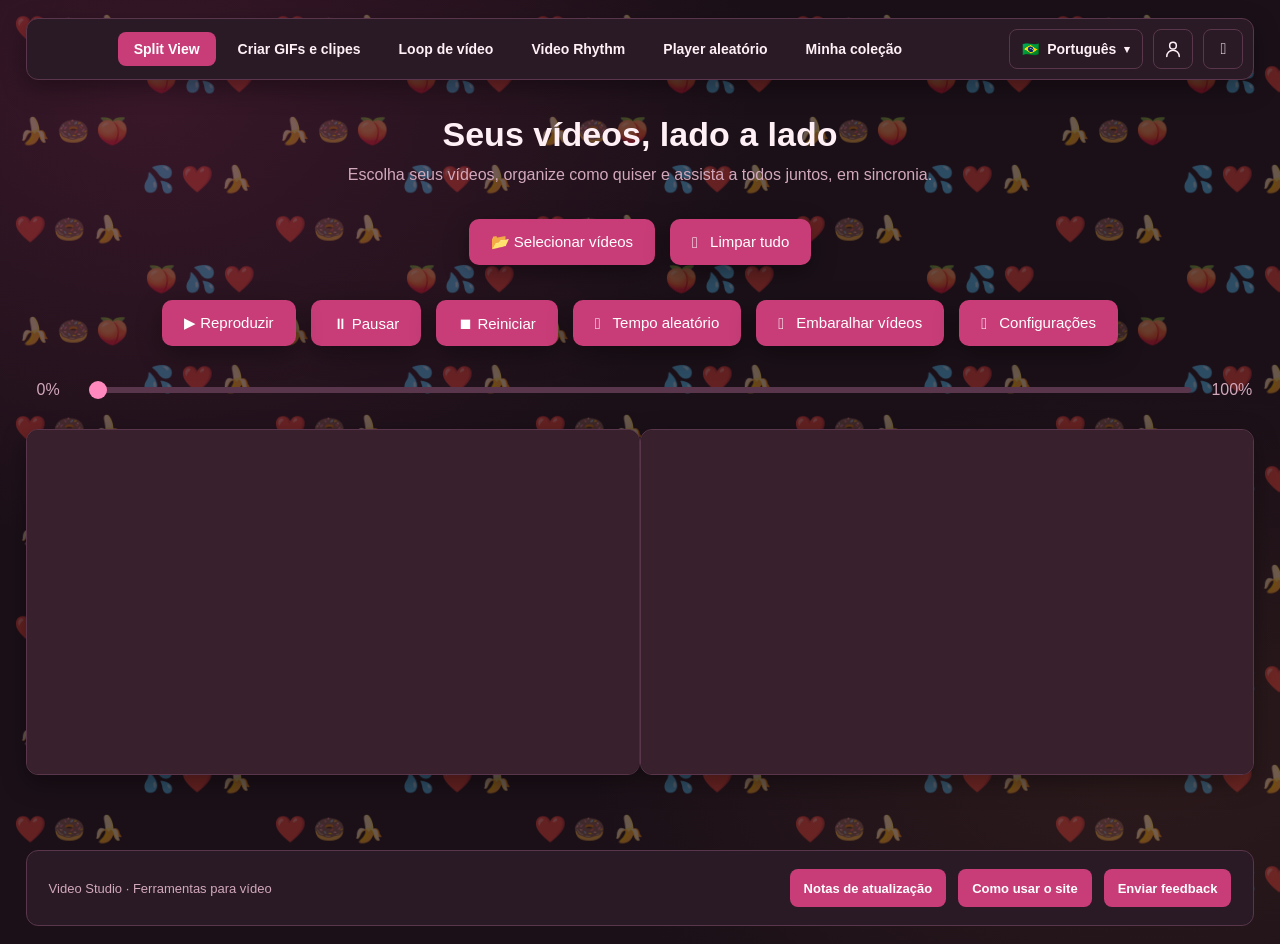
<file: index.html>
<!DOCTYPE html>
<html lang="pt-BR">

<head>

    <meta charset="UTF-8">

    <meta
        name="viewport"
        content="width=device-width, initial-scale=1.0">

    <title data-i18n="title.home">Split View</title>

    <link rel="icon" type="image/svg+xml" href="favicon.svg">

    <link
        rel="stylesheet"
        href="teste-sincronizacao-v2.css">

</head>

<body class="home-page" data-theme="dark">

    <div
        class="background-decorations"
        aria-hidden="true">
    </div>

    <nav class="site-nav" aria-label="Navegação principal" data-i18n-aria-label="nav.label">

        <div class="site-nav-links">

            <a href="index.html" aria-current="page" data-i18n="nav.home">Split View</a>
            <a href="funcionalidade.html" data-i18n="nav.creator">Media Generator</a>
            <a href="pagina-3.html" data-i18n="nav.page3">Loop de vídeo</a>
            <a href="pagina-4.html" data-i18n="nav.page4">Página 4</a>
            <a href="pagina-5.html" data-i18n="nav.page5">Página 5</a>
            <a href="modelos.html" data-i18n="nav.models">Modelos</a>

        </div>

        <div class="language-selector">

            <button
                id="languageButton"
                class="language-button"
                type="button"
                aria-haspopup="true"
                aria-expanded="false"
                aria-controls="languageMenu">

                <span id="languageFlag" aria-hidden="true">🇧🇷</span>
                <span id="languageName">Português</span>
                <span class="language-chevron" aria-hidden="true">▾</span>

            </button>

            <div id="languageMenu" class="language-menu" hidden>

                <button type="button" data-language="pt-BR">
                    <span aria-hidden="true">🇧🇷</span>
                    <span data-i18n="language.portuguese">Português (Brasil)</span>
                </button>

                <button type="button" data-language="en">
                    <span aria-hidden="true">🇺🇸</span>
                    <span data-i18n="language.english">English</span>
                </button>

            </div>

        </div>

        <a
            class="profile-nav-link"
            href="perfil.html"
            data-i18n-aria-label="nav.profile"
            data-i18n-title="nav.profile">
            <svg viewBox="0 0 24 24" aria-hidden="true">
                <circle cx="12" cy="8" r="4"></circle>
                <path d="M4.5 21a7.5 7.5 0 0 1 15 0"></path>
            </svg>
        </a>

        <div class="site-settings-selector">

            <button
                id="siteSettingsButton"
                class="language-button site-settings-button"
                type="button"
                aria-haspopup="true"
                aria-expanded="false"
                aria-controls="siteSettingsMenu"
                data-i18n-aria-label="siteSettings.button"
                data-i18n-title="siteSettings.button">
                <span class="windows-icon" aria-hidden="true">&#xE713;</span>
            </button>

            <div id="siteSettingsMenu" class="site-settings-menu" hidden>

                <label class="settings-option">
                    <input type="checkbox" id="siteLightMode">
                    <span data-i18n="siteSettings.lightMode">Light mode</span>
                </label>

            </div>

        </div>

    </nav>

    <main class="container">

        <!--==================================================
                            TITLE
        ==================================================-->

        <header class="page-header">

            <h1 data-i18n="home.heading">
                Seus vídeos, lado a lado
            </h1>

            <p data-i18n="home.description">
                Escolha seus vídeos, organize como quiser e assista a todos juntos, em sincronia.
            </p>

        </header>


        <!--==================================================
                    TOOLBAR
        ==================================================-->

        <section class="top-controls">

            <input
                type="file"
                id="multiVideoInput"
                accept="video/*"
                multiple
                hidden>

            <button id="loadVideosBtn">
                <span data-i18n="home.selectVideos">📂 Selecionar vídeos</span>
            </button>

            <button id="clearVideosBtn">
                <span class="windows-icon" aria-hidden="true">&#xE74D;</span>
                <span data-i18n="home.clearAll">Clear All</span>
            </button>

        </section>

        <!--==================================================
                        CONTROLS
        ==================================================-->

        <section class="controls">

            <div class="play-control">

                <button id="playBtn">
                    <span data-i18n="home.play">▶ Play</span>
                </button>

                <div
                    id="playNotice"
                    class="play-notice"
                    role="status"
                    aria-live="polite"
                    hidden>

                    <span data-i18n="home.playNotice">A posição do vídeo foi alterada. Clique em Play para continuar.</span>

                </div>

            </div>

            <button id="pauseBtn">
                <span data-i18n="home.pause">⏸ Pause</span>
            </button>

            <button id="restartBtn">
                <span data-i18n="home.restart">⏹ Restart</span>
            </button>


            <button id="tempoButton">
                <span class="windows-icon" aria-hidden="true">&#xE121;</span>
                <span data-i18n="home.randomTime">Random Time</span>
            </button>

            <button id="shuffleVideosBtn" type="button">
                <span class="windows-icon" aria-hidden="true">&#xE8B1;</span>
                <span data-i18n="home.shuffleVideos">Embaralhar vídeos</span>
            </button>


            <div class="settings-selector">

                <button id="settingsButton">
                    <span class="windows-icon" aria-hidden="true">&#xE713;</span>
                    <span data-i18n="home.settings">Settings</span>
                </button>

                <div
                    id="settingsMenu"
                    class="settings-menu">

                    <label class="settings-option">

                        <input
                            type="checkbox"
                            id="autoRestartVideos"
                            checked>

                        <span data-i18n="home.autoRestart">Restart videos when they end</span>

                    </label>

                    <label class="settings-option">

                        <input
                            type="checkbox"
                            id="noVerticalCover">

                        <span data-i18n="home.verticalRatio">Preserve vertical video aspect ratio</span>

                    </label>

                    <label class="settings-option">

                        <input
                            type="checkbox"
                            id="verticalOnlyVideos">

                        <span data-i18n="home.verticalOnly">Show all videos in vertical format</span>

                    </label>

                    <div class="settings-slider-group">

                        <label for="gridScaleSlider" data-i18n="home.gridSize">
                            Grid size
                        </label>

                        <input
                            id="gridScaleSlider"
                            type="range"
                            min="0.8"
                            max="1.6"
                            step="0.05"
                            value="1">

                    </div>

                    <div class="settings-slider-group">

                        <label for="globalPlaybackRate" data-i18n="home.globalPlaybackRate">
                            Velocidade global dos vídeos
                        </label>

                        <select id="globalPlaybackRate" class="settings-speed-select">
                            <option value="0.25">0,25x</option>
                            <option value="0.5">0,5x</option>
                            <option value="0.75">0,75x</option>
                            <option value="1" selected>1x</option>
                            <option value="1.25">1,25x</option>
                            <option value="1.5">1,5x</option>
                            <option value="1.75">1,75x</option>
                            <option value="2">2x</option>
                        </select>

                    </div>

                </div>

            </div>

        </section>


        <!--==================================================
                    GLOBAL SLIDER
        ==================================================-->

        <section class="global-slider-area">

            <span>
                0%
            </span>

            <input
                type="range"
                id="globalSlider"
                min="0"
                max="100"
                value="0"
                step="0.01">

            <span>
                100%
            </span>

        </section>


        <!--==================================================
                    VIDEO AREA
        ==================================================-->

        <section
            id="videoGrid"
            class="video-grid">

            <!--
                Players are created automatically by JavaScript.
            -->

        </section>

    </main>

    <footer class="site-footer">

        <span data-i18n="footer.tagline">Video Studio · Ferramentas para vídeo</span>
        <a href="patch-notes.html" data-i18n="footer.notes">Notas de atualização</a>
        <a href="como-usar.html" data-i18n="footer.guide">Como usar o site</a>

    </footer>

    <script src="language.js"></script>
    <script src="teste-sincronizacao-v2.js"></script>
    <script src="feedback.js"></script>

</body>

</html>
</file>
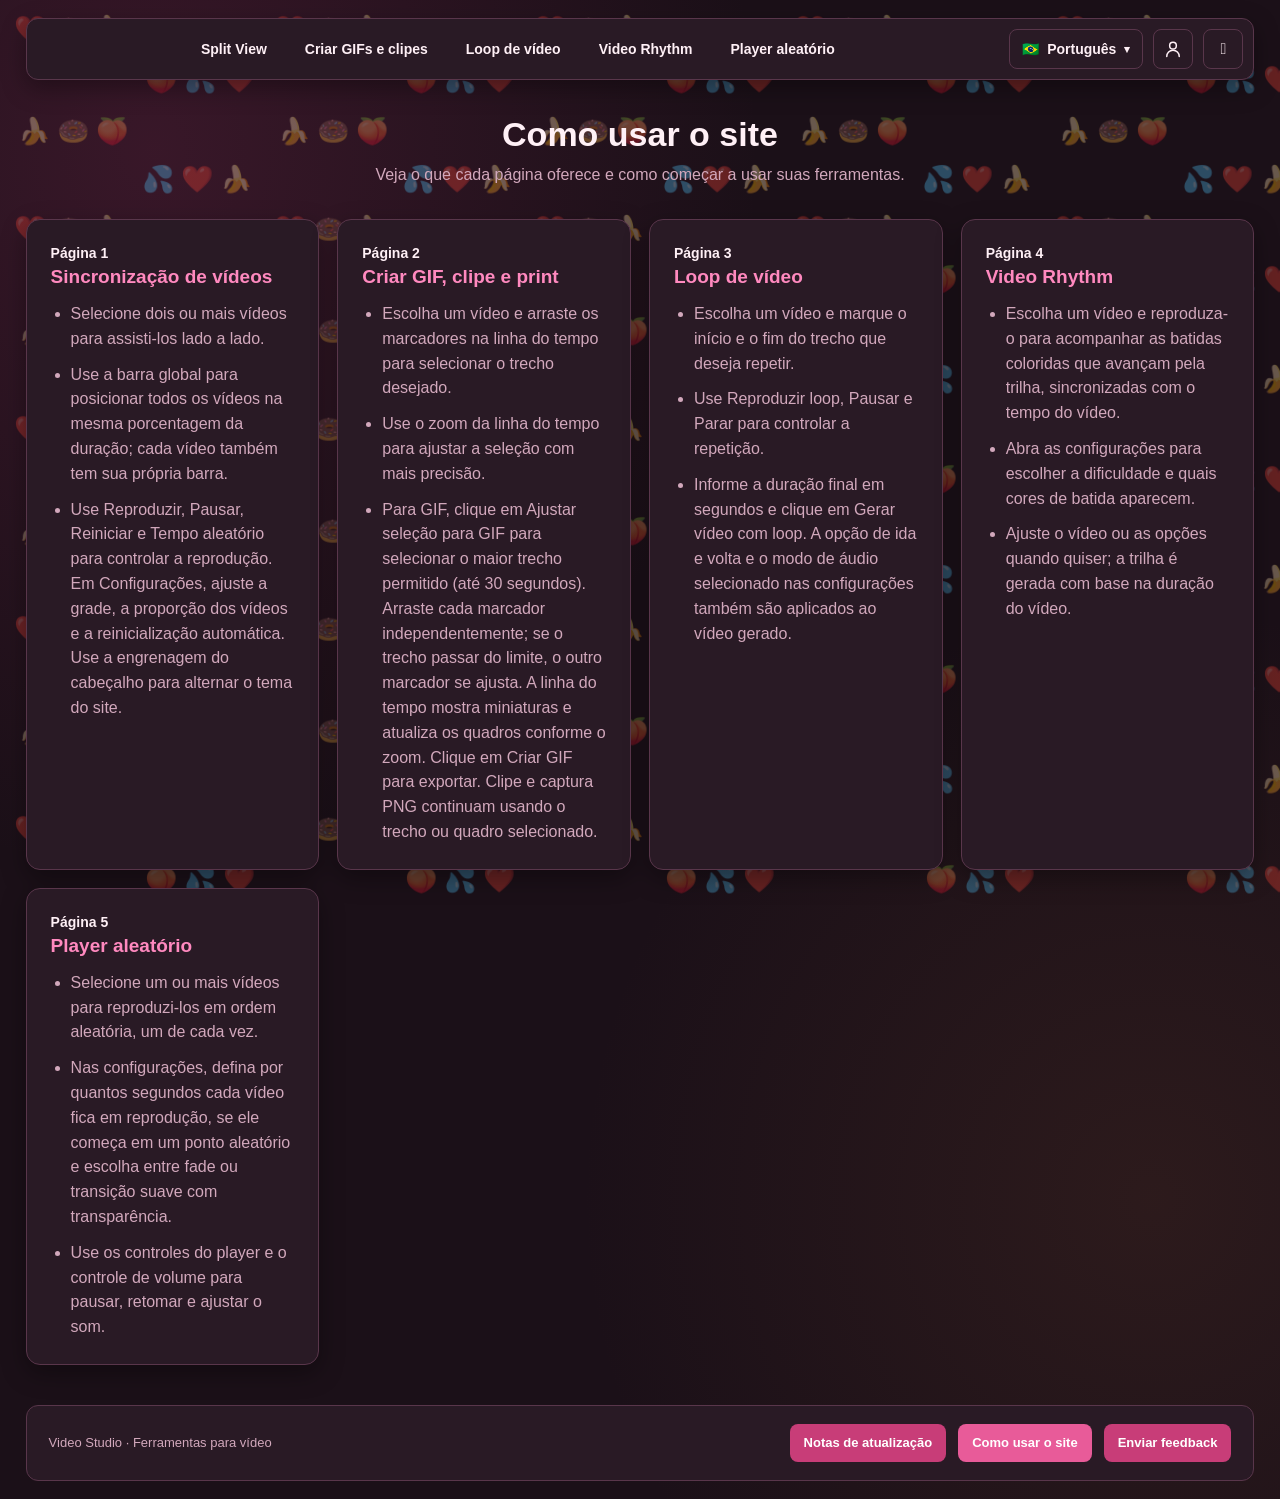
<file: como-usar.html>
<!DOCTYPE html>
<html lang="pt-BR">

<head>

    <meta charset="UTF-8">

    <meta
        name="viewport"
        content="width=device-width, initial-scale=1.0">

    <title data-i18n="title.guide">Como usar o site</title>

    <link rel="icon" type="image/svg+xml" href="favicon.svg">

    <link
        rel="stylesheet"
        href="teste-sincronizacao-v2.css">

</head>

<body data-theme="dark">

    <div
        class="background-decorations"
        aria-hidden="true">
    </div>

    <nav class="site-nav" aria-label="Navegação principal" data-i18n-aria-label="nav.label">

        <div class="site-nav-links">
            <a href="index.html" data-i18n="nav.home">Início</a>
            <a href="funcionalidade.html" data-i18n="nav.creator">Criar GIF, clipe e print</a>
            <a href="pagina-3.html" data-i18n="nav.page3">Loop de vídeo</a>
            <a href="pagina-4.html" data-i18n="nav.page4">Video Rhythm</a>
            <a href="pagina-5.html" data-i18n="nav.page5">Player aleatório</a>
        </div>

        <div class="language-selector">
            <button id="languageButton" class="language-button" type="button" aria-haspopup="true" aria-expanded="false" aria-controls="languageMenu">
                <span id="languageFlag" aria-hidden="true">🇧🇷</span>
                <span id="languageName">Português</span>
                <span class="language-chevron" aria-hidden="true">▾</span>
            </button>
            <div id="languageMenu" class="language-menu" hidden>
                <button type="button" data-language="pt-BR"><span aria-hidden="true">🇧🇷</span><span data-i18n="language.portuguese">Português (Brasil)</span></button>
                <button type="button" data-language="en"><span aria-hidden="true">🇺🇸</span><span data-i18n="language.english">English</span></button>
            </div>
        </div>

        <a class="profile-nav-link" href="perfil.html" data-i18n-aria-label="nav.profile" data-i18n-title="nav.profile">
            <svg viewBox="0 0 24 24" aria-hidden="true">
                <circle cx="12" cy="8" r="4"></circle>
                <path d="M4.5 21a7.5 7.5 0 0 1 15 0"></path>
            </svg>
        </a>

        <div class="site-settings-selector">
            <button id="siteSettingsButton" class="language-button site-settings-button" type="button" aria-haspopup="true" aria-expanded="false" aria-controls="siteSettingsMenu" data-i18n-aria-label="siteSettings.button" data-i18n-title="siteSettings.button">
                <span class="windows-icon" aria-hidden="true">&#xE713;</span>
            </button>
            <div id="siteSettingsMenu" class="site-settings-menu" hidden>
                <label class="settings-option">
                    <input type="checkbox" id="siteLightMode">
                    <span data-i18n="siteSettings.lightMode">Light mode</span>
                </label>
            </div>
        </div>

    </nav>

    <main class="container">

        <header class="page-header">

            <h1 data-i18n="guide.heading">Como usar o site</h1>

            <p data-i18n="guide.description">Veja o que cada página oferece e como começar a usar suas ferramentas.</p>

        </header>

        <section class="patch-notes" aria-label="Guia de uso">

            <article class="patch-note">
                <p class="patch-version" data-i18n="guide.page1.label">Página 1</p>
                <h2 data-i18n="guide.page1.title">Sincronização de vídeos</h2>
                <ul>
                    <li data-i18n="guide.page1.item1">Selecione dois ou mais vídeos para assisti-los lado a lado.</li>
                    <li data-i18n="guide.page1.item2">Use a barra global para posicionar todos os vídeos na mesma porcentagem da duração; cada vídeo também tem sua própria barra.</li>
                    <li data-i18n="guide.page1.item3">Use Reproduzir, Pausar, Reiniciar e Tempo aleatório para controlar a reprodução. Em Configurações, ajuste a grade, a proporção dos vídeos, o tema e a reinicialização automática.</li>
                </ul>
            </article>

            <article class="patch-note">
                <p class="patch-version" data-i18n="guide.page2.label">Página 2</p>
                <h2 data-i18n="guide.page2.title">Criar GIF, clipe e print</h2>
                <ul>
                    <li data-i18n="guide.page2.item1">Escolha um vídeo e arraste os marcadores na linha do tempo para selecionar o trecho desejado.</li>
                    <li data-i18n="guide.page2.item2">Use o zoom da linha do tempo para ajustar a seleção com mais precisão.</li>
                    <li data-i18n="guide.page2.item3">Gere um GIF ou clipe a partir do trecho selecionado, ou salve como PNG a captura do quadro atual do vídeo.</li>
                </ul>
            </article>

            <article class="patch-note">
                <p class="patch-version" data-i18n="guide.page3.label">Página 3</p>
                <h2 data-i18n="guide.page3.title">Loop de vídeo</h2>
                <ul>
                    <li data-i18n="guide.page3.item1">Escolha um vídeo e marque o início e o fim do trecho que deseja repetir.</li>
                    <li data-i18n="guide.page3.item2">Use Reproduzir loop, Pausar e Parar para controlar a repetição.</li>
                    <li data-i18n="guide.page3.item3">Nas configurações, ative a reprodução de ida e volta e ajuste as opções de áudio e transição gradual.</li>
                </ul>
            </article>

            <article class="patch-note">
                <p class="patch-version" data-i18n="guide.page4.label">Página 4</p>
                <h2 data-i18n="guide.page4.title">Video Rhythm</h2>
                <ul>
                    <li data-i18n="guide.page4.item1">Escolha um vídeo e pressione Reproduzir no player; batidas coloridas percorrem a trilha no ritmo do vídeo.</li>
                    <li data-i18n="guide.page4.item2">Abra as configurações para escolher a dificuldade e quais cores de batida aparecem.</li>
                    <li data-i18n="guide.page4.item3">Ajuste o vídeo ou as opções quando quiser; a trilha é gerada com base na duração do vídeo.</li>
                </ul>
            </article>

            <article class="patch-note">
                <p class="patch-version" data-i18n="guide.page5.label">Página 5</p>
                <h2 data-i18n="guide.page5.title">Player aleatório</h2>
                <ul>
                    <li data-i18n="guide.page5.item1">Selecione um ou mais vídeos para reproduzi-los em ordem aleatória, um de cada vez.</li>
                    <li data-i18n="guide.page5.item2">Nas configurações, defina por quantos segundos cada vídeo fica em reprodução e se ele começa em um ponto aleatório.</li>
                    <li data-i18n="guide.page5.item3">Use os controles do player e o controle de volume para pausar, retomar e ajustar o som.</li>
                </ul>
            </article>

        </section>

    </main>

    <footer class="site-footer">

        <span data-i18n="footer.tagline">Video Studio · Ferramentas para vídeo</span>
        <a href="patch-notes.html" data-i18n="footer.notes">Notas de atualização</a>
        <a href="como-usar.html" aria-current="page" data-i18n="footer.guide">Como usar o site</a>

    </footer>

    <script src="language.js"></script>
    <script src="feedback.js"></script>

</body>

</html>
</file>
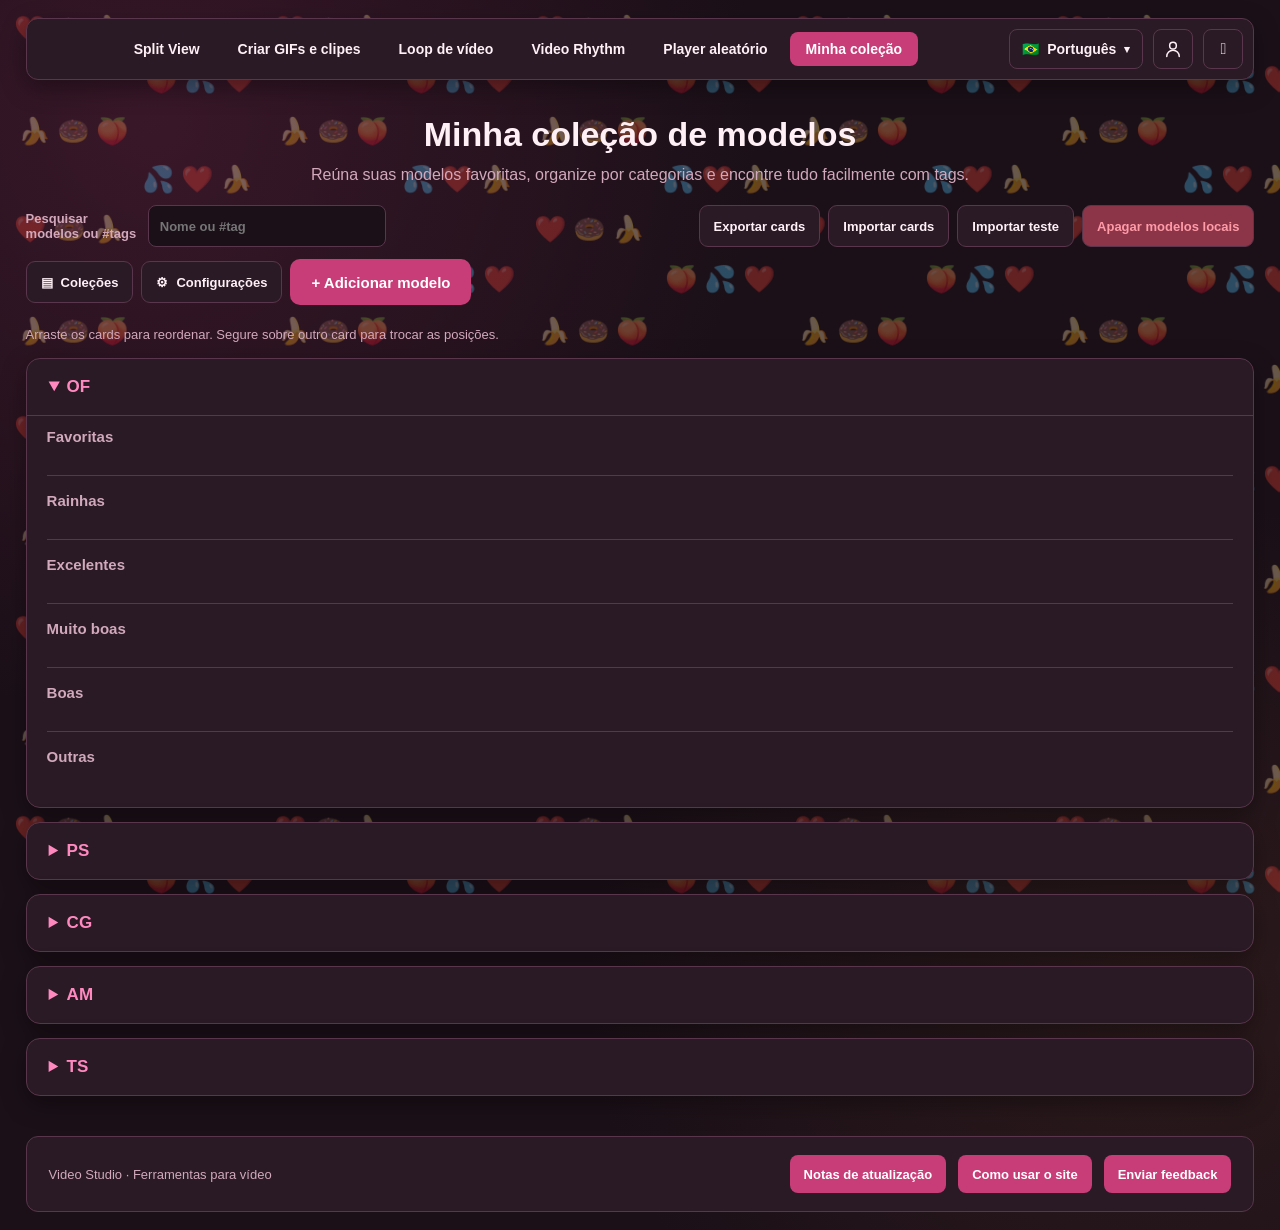
<file: modelos.html>
<!DOCTYPE html>
<html lang="pt-BR">

<head>

    <meta charset="UTF-8">

    <meta
        name="viewport"
        content="width=device-width, initial-scale=1.0">

    <title data-i18n="title.models">Modelos</title>

    <link rel="icon" type="image/svg+xml" href="favicon.svg">

    <link
        rel="stylesheet"
        href="teste-sincronizacao-v2.css">

</head>

<body data-theme="dark">

    <div
        class="background-decorations"
        aria-hidden="true">
    </div>

    <nav class="site-nav" aria-label="Navegação principal" data-i18n-aria-label="nav.label">

        <div class="site-nav-links">
            <a href="index.html" data-i18n="nav.home">Início</a>
            <a href="funcionalidade.html" data-i18n="nav.creator">Criar GIF, clipe e print</a>
            <a href="pagina-3.html" data-i18n="nav.page3">Loop de vídeo</a>
            <a href="pagina-4.html" data-i18n="nav.page4">Video Rhythm</a>
            <a href="pagina-5.html" data-i18n="nav.page5">Player aleatório</a>
            <a href="modelos.html" aria-current="page" data-i18n="nav.models">Modelos</a>
        </div>

        <div class="language-selector">
            <button id="languageButton" class="language-button" type="button" aria-haspopup="true" aria-expanded="false" aria-controls="languageMenu">
                <span id="languageFlag" aria-hidden="true">🇧🇷</span>
                <span id="languageName">Português</span>
                <span class="language-chevron" aria-hidden="true">▾</span>
            </button>
            <div id="languageMenu" class="language-menu" hidden>
                <button type="button" data-language="pt-BR"><span aria-hidden="true">🇧🇷</span><span data-i18n="language.portuguese">Português (Brasil)</span></button>
                <button type="button" data-language="en"><span aria-hidden="true">🇺🇸</span><span data-i18n="language.english">English</span></button>
            </div>
        </div>

        <a class="profile-nav-link" href="perfil.html" data-i18n-aria-label="nav.profile" data-i18n-title="nav.profile">
            <svg viewBox="0 0 24 24" aria-hidden="true">
                <circle cx="12" cy="8" r="4"></circle>
                <path d="M4.5 21a7.5 7.5 0 0 1 15 0"></path>
            </svg>
        </a>

        <div class="site-settings-selector">
            <button id="siteSettingsButton" class="language-button site-settings-button" type="button" aria-haspopup="true" aria-expanded="false" aria-controls="siteSettingsMenu" data-i18n-aria-label="siteSettings.button" data-i18n-title="siteSettings.button">
                <span class="windows-icon" aria-hidden="true">&#xE713;</span>
            </button>
            <div id="siteSettingsMenu" class="site-settings-menu" hidden>
                <label class="settings-option">
                    <input type="checkbox" id="siteLightMode">
                    <span data-i18n="siteSettings.lightMode">Light mode</span>
                </label>
            </div>
        </div>

    </nav>

    <main class="container">

        <header class="page-header">
            <h1 data-i18n="models.heading">Minha coleção de modelos</h1>
            <p data-i18n="models.description">Reúna suas modelos favoritas, organize por categorias e encontre tudo facilmente com tags.</p>
        </header>

        <div class="models-toolbar">
            <label class="models-tag-search" for="modelTagSearch">
                <span data-i18n="models.searchModels">Pesquisar modelos ou #tags</span>
                <input id="modelTagSearch" type="search" autocomplete="off" data-i18n-aria-label="models.searchModels" placeholder="Nome ou #tag">
            </label>
            <div class="models-transfer-actions">
                <input id="importModelsInput" type="file" accept=".json,application/json" hidden>
                <input id="importTestModelsInput" type="file" accept=".json,application/json" hidden>
                <button id="exportModelsButton" class="models-test-button" type="button" data-i18n="models.exportCards">Exportar cards</button>
                <button id="importModelsButton" class="models-test-button" type="button" data-i18n="models.importCards">Importar cards</button>
                <button id="importTestModelsButton" class="models-test-button" type="button" data-i18n="models.importTest">Importar teste</button>
                <button
                    id="clearModelDataBtn"
                    class="models-test-button models-test-delete clear-model-data-button"
                    type="button"
                    data-i18n-title="models.clearLocalDataTitle">
                    <span data-i18n="models.clearLocalData">Apagar modelos locais</span>
                </button>
            </div>
            <div class="models-toolbar-actions">
                <div class="models-page-settings models-collections">
                    <button
                        id="modelsCollectionsButton"
                        class="models-test-button models-page-settings-button"
                        type="button"
                        aria-haspopup="true"
                        aria-expanded="false"
                        aria-controls="modelsCollectionsMenu"
                        data-i18n-title="models.collections"
                        data-i18n-aria-label="models.collections">
                        <span aria-hidden="true">▤</span>
                        <span data-i18n="models.collections">Coleções</span>
                    </button>
                    <div id="modelsCollectionsMenu" class="models-page-settings-menu models-collections-menu" hidden>
                        <button type="button" class="models-collection-option" data-model-collection="1" aria-pressed="true" data-i18n="models.collection1">Coleção 1</button>
                        <button type="button" class="models-collection-option" data-model-collection="2" aria-pressed="false" data-i18n="models.collection2">Coleção 2</button>
                        <button type="button" class="models-collection-option" data-model-collection="3" aria-pressed="false" data-i18n="models.collection3">Coleção 3</button>
                    </div>
                </div>
                <div class="models-page-settings">
                    <button
                        id="modelsPageSettingsButton"
                        class="models-test-button models-page-settings-button"
                        type="button"
                        aria-haspopup="true"
                        aria-expanded="false"
                        aria-controls="modelsPageSettingsMenu"
                        data-i18n-title="models.settings"
                        data-i18n-aria-label="models.settings">
                        <span aria-hidden="true">⚙</span>
                        <span data-i18n="models.settings">Configurações</span>
                    </button>
                    <div id="modelsPageSettingsMenu" class="models-page-settings-menu" hidden>
                        <label class="settings-option" for="modelGifsAlwaysActive">
                            <input id="modelGifsAlwaysActive" type="checkbox" checked>
                            <span data-i18n="models.gifsAlwaysActive">GIFs dos cards sempre ativos</span>
                        </label>
                    </div>
                </div>
                <button id="openModelForm" class="creator-button" type="button" data-i18n="models.createButton">+ Adicionar modelo</button>
            </div>
        </div>
        <p id="modelsTransferStatus" class="models-test-status" role="status" aria-live="polite" hidden></p>
        <p id="clearModelDataStatus" class="models-test-status" role="status" aria-live="polite" hidden></p>

        <dialog id="modelFormDialog" class="model-dialog" aria-labelledby="modelFormHeading">
            <form id="modelForm" class="model-form">
                <div class="model-form-heading">
                    <h2 id="modelFormHeading" data-i18n="models.formHeading">Criar modelo</h2>
                    <button id="closeModelForm" class="model-dialog-close" type="button" aria-label="Fechar" data-i18n-aria-label="models.close">×</button>
                </div>

                <label for="modelName" data-i18n="models.nameLabel">Nome</label>
                <input id="modelName" name="name" type="text" maxlength="100" autocomplete="off" required>

                <label for="modelAlternateNames" data-i18n="models.alternateNames">Outros nomes</label>
                <textarea id="modelAlternateNames" name="alternateNames" rows="2" maxlength="500"></textarea>
                <small class="model-photo-help" data-i18n="models.alternateNamesHelp">Separe os nomes por vírgula ou linha.</small>

                <label for="modelDescription" data-i18n="models.descriptionLabel">Descrição</label>
                <textarea id="modelDescription" name="description" rows="3" maxlength="500"></textarea>

                <label for="modelTags" data-i18n="models.tagsLabel">Tags</label>
                <textarea id="modelTags" name="tags" rows="2" maxlength="500" placeholder="#tag1 #tag2"></textarea>
                <small class="model-photo-help" data-i18n="models.tagsHelp">Separe as tags por espaço ou vírgula. Elas não aparecem no card.</small>
                <div class="model-tag-presets">
                    <button
                        id="toggleModelTagPresets"
                        class="model-form-cancel model-tag-presets-toggle"
                        type="button"
                        aria-expanded="false"
                        aria-controls="modelTagPresets"
                        data-i18n="models.tagPresets">
                        Tags prontas
                    </button>
                    <div id="modelTagPresets" class="model-tag-presets-list" hidden>
                        <button type="button" class="model-tag-preset" data-model-tag="ATM" aria-pressed="false">ATM</button>
                        <button type="button" class="model-tag-preset" data-model-tag="BR" aria-pressed="false">BR</button>
                        <button type="button" class="model-tag-preset" data-model-tag="ANAL" aria-pressed="false">ANAL</button>
                        <button type="button" class="model-tag-preset" data-model-tag="GAPE" aria-pressed="false">GAPE</button>
                        <button type="button" class="model-tag-preset" data-model-tag="FACIAL" aria-pressed="false">FACIAL</button>
                        <button type="button" class="model-tag-preset" data-model-tag="TEEN" aria-pressed="false">TEEN</button>
                        <button type="button" class="model-tag-preset" data-model-tag="MILF" aria-pressed="false">MILF</button>
                    </div>
                </div>

                <fieldset class="model-links-editor">
                    <legend data-i18n="models.linksLabel">Links do perfil</legend>
                    <div id="modelLinks"></div>
                    <button id="addModelLink" class="model-form-cancel" type="button" data-i18n="models.addLink">+ Adicionar link</button>
                </fieldset>

                <label for="modelPhoto" data-i18n="models.photoLabel">Foto</label>
                <input id="modelPhoto" name="photo" type="file" accept="image/*">
                <small id="modelPhotoHelp" class="model-photo-help" data-i18n="models.photoOptionalCreate">Opcional. Baixe uma imagem da busca, volte aqui e selecione-a; PNG/JPEG/BMP podem ser otimizadas ao salvar.</small>
                <section id="modelPhotoCropEditor" class="model-photo-crop-editor" aria-labelledby="modelPhotoCropHeading" hidden>
                    <h3 id="modelPhotoCropHeading" data-i18n="models.cropHeading">Ajustar corte do card</h3>
                    <div id="modelPhotoCropFrame" class="model-photo-crop-stage" tabindex="0" role="application" data-i18n-aria-label="models.cropDragHelp">
                        <img id="modelPhotoCropPreview" alt="">
                        <div id="modelPhotoCropSelection" class="model-photo-crop-selection"></div>
                    </div>
                    <small data-i18n="models.cropDragHelp">Arraste a imagem para reposicionar.</small>
                    <label for="modelPhotoCropZoom" data-i18n="models.cropZoom">Zoom</label>
                    <input id="modelPhotoCropZoom" type="range" min="1" max="3" step="0.01" value="1">
                    <button id="resetModelPhotoCrop" class="model-form-cancel" type="button" data-i18n="models.cropReset">Centralizar imagem</button>
                </section>

                <label for="modelCategory" data-i18n="models.categoryLabel">Categoria</label>
                <select id="modelCategory" name="category" required>
                    <option value="1" data-i18n="models.category1">OF</option>
                    <option value="2" data-i18n="models.category2">PS</option>
                    <option value="3" data-i18n="models.category3">CG</option>
                    <option value="4" data-i18n="models.category4">AM</option>
                    <option value="5" data-i18n="models.category5">TS</option>
                </select>

                <label for="modelRarity" data-i18n="models.rarityLabel">Raridade</label>
                <select id="modelRarity" name="rarity" required>
                    <option value="mythic" data-i18n="models.rarityMythic">Favoritas</option>
                    <option value="legendary" data-i18n="models.rarityLegendary">Rainhas</option>
                    <option value="epic" data-i18n="models.rarityEpic">Excelentes</option>
                    <option value="rare" data-i18n="models.rarityRare">Muito boas</option>
                    <option value="uncommon" data-i18n="models.rarityUncommon">Boas</option>
                    <option value="common" data-i18n="models.rarityCommon" selected>Outras</option>
                </select>

                <p id="modelFormStatus" class="model-form-status" role="status" aria-live="polite" hidden></p>

                <div class="model-form-actions">
                    <button id="cancelModelForm" class="model-form-cancel" type="button" data-i18n="models.cancel">Cancelar</button>
                    <button class="creator-button" type="submit" data-i18n="models.save">Salvar modelo</button>
                </div>
            </form>
        </dialog>

        <dialog id="deleteModelDialog" class="model-dialog model-confirm-dialog" aria-labelledby="deleteModelHeading" aria-describedby="deleteModelPrompt">
            <div class="model-form">
                <div class="model-form-heading">
                    <h2 id="deleteModelHeading" data-i18n="models.deleteHeading">Excluir card</h2>
                    <button id="closeDeleteModelDialog" class="model-dialog-close" type="button" aria-label="Fechar" data-i18n-aria-label="models.close">×</button>
                </div>
                <p id="deleteModelPrompt"></p>
                <div class="model-form-actions">
                    <button id="cancelDeleteModel" class="model-form-cancel" type="button" data-i18n="models.cancel">Cancelar</button>
                    <button id="confirmDeleteModel" class="models-confirm-delete" type="button" data-i18n="models.delete">Excluir card</button>
                </div>
            </div>
        </dialog>

        <p id="modelsPageStatus" class="models-page-status" role="alert" hidden></p>
        <p id="modelTagSearchStatus" class="models-page-status" role="status" aria-live="polite" hidden></p>
        <p class="models-drag-hint" data-i18n="models.dragHint">Arraste os cards para reordenar ou movê-los entre categorias e subcategorias.</p>

        <section class="model-categories" aria-label="Categorias de modelos" data-i18n-aria-label="models.categoriesLabel">

            <details class="model-category" open data-category="1">
                <summary data-i18n="models.category1">OF</summary>
                <div class="model-rarity-groups" id="modelGroups1"></div>
            </details>

            <details class="model-category" data-category="2">
                <summary data-i18n="models.category2">PS</summary>
                <div class="model-rarity-groups" id="modelGroups2"></div>
            </details>

            <details class="model-category" data-category="3">
                <summary data-i18n="models.category3">CG</summary>
                <div class="model-rarity-groups" id="modelGroups3"></div>
            </details>

            <details class="model-category" data-category="4">
                <summary data-i18n="models.category4">AM</summary>
                <div class="model-rarity-groups" id="modelGroups4"></div>
            </details>

            <details class="model-category" data-category="5">
                <summary data-i18n="models.category5">TS</summary>
                <div class="model-rarity-groups" id="modelGroups5"></div>
            </details>

        </section>

    </main>

    <footer class="site-footer">
        <span data-i18n="footer.tagline">Video Studio · Ferramentas para vídeo</span>
        <a href="patch-notes.html" data-i18n="footer.notes">Notas de atualização</a>
        <a href="como-usar.html" data-i18n="footer.guide">Como usar o site</a>
    </footer>

    <script src="language.js"></script>
    <script src="model-link-utils.js"></script>
    <script src="model-photo-utils.js"></script>
    <script src="modelos.js"></script>
    <script src="limpar-modelos-locais.js"></script>
    <script src="feedback.js"></script>

</body>

</html>
</file>
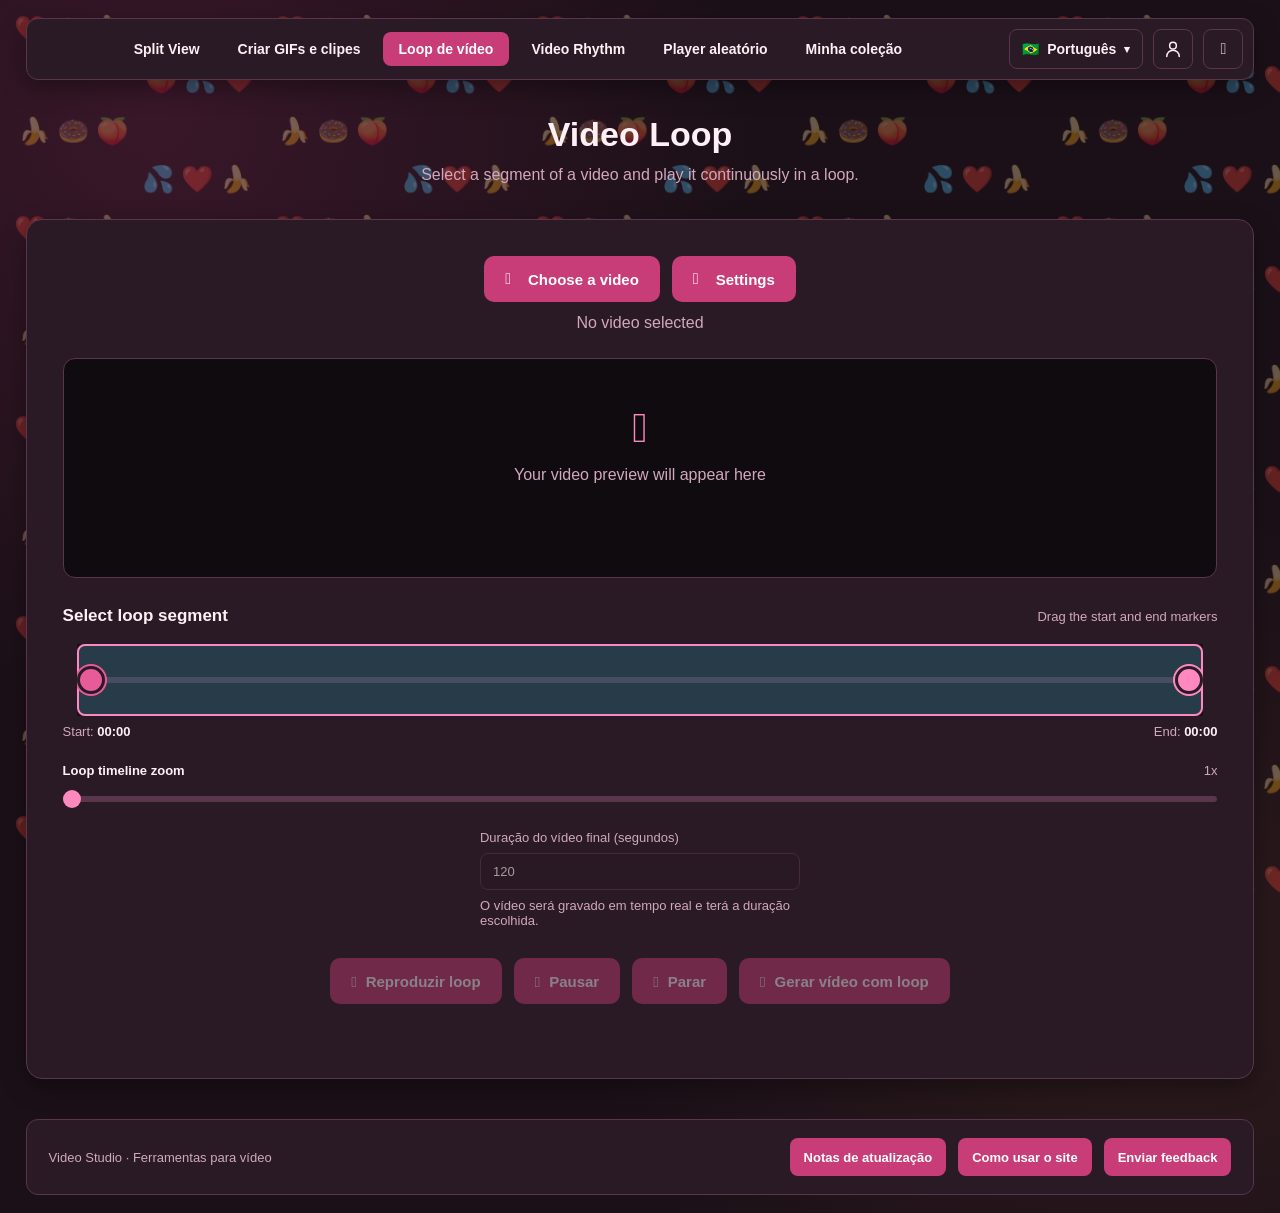
<file: pagina-3.html>
<!DOCTYPE html>
<html lang="pt-BR">

<head>

    <meta charset="UTF-8">

    <meta
        name="viewport"
        content="width=device-width, initial-scale=1.0">

    <title>Video Loop</title>

    <link rel="icon" type="image/svg+xml" href="favicon.svg">

    <link
        rel="stylesheet"
        href="teste-sincronizacao-v2.css">

</head>

<body data-theme="dark">

    <div
        class="background-decorations"
        aria-hidden="true">
    </div>

    <nav class="site-nav" aria-label="Navegação principal" data-i18n-aria-label="nav.label">

        <div class="site-nav-links">
            <a href="index.html" data-i18n="nav.home">Início</a>
            <a href="funcionalidade.html" data-i18n="nav.creator">Criar GIF, clipe e print</a>
            <a href="pagina-3.html" aria-current="page" data-i18n="nav.page3">Video Loop</a>
            <a href="pagina-4.html" data-i18n="nav.page4">Página 4</a>
            <a href="pagina-5.html" data-i18n="nav.page5">Página 5</a>
            <a href="modelos.html" data-i18n="nav.models">Modelos</a>
        </div>

        <div class="language-selector">
            <button id="languageButton" class="language-button" type="button" aria-haspopup="true" aria-expanded="false" aria-controls="languageMenu">
                <span id="languageFlag" aria-hidden="true">🇧🇷</span>
                <span id="languageName">Português</span>
                <span class="language-chevron" aria-hidden="true">▾</span>
            </button>
            <div id="languageMenu" class="language-menu" hidden>
                <button type="button" data-language="pt-BR"><span aria-hidden="true">🇧🇷</span><span data-i18n="language.portuguese">Português (Brasil)</span></button>
                <button type="button" data-language="en"><span aria-hidden="true">🇺🇸</span><span data-i18n="language.english">English</span></button>
            </div>
        </div>

        <a class="profile-nav-link" href="perfil.html" data-i18n-aria-label="nav.profile" data-i18n-title="nav.profile">
            <svg viewBox="0 0 24 24" aria-hidden="true">
                <circle cx="12" cy="8" r="4"></circle>
                <path d="M4.5 21a7.5 7.5 0 0 1 15 0"></path>
            </svg>
        </a>

        <div class="site-settings-selector">
            <button id="siteSettingsButton" class="language-button site-settings-button" type="button" aria-haspopup="true" aria-expanded="false" aria-controls="siteSettingsMenu" data-i18n-aria-label="siteSettings.button" data-i18n-title="siteSettings.button">
                <span class="windows-icon" aria-hidden="true">&#xE713;</span>
            </button>
            <div id="siteSettingsMenu" class="site-settings-menu" hidden>
                <label class="settings-option">
                    <input type="checkbox" id="siteLightMode">
                    <span data-i18n="siteSettings.lightMode">Light mode</span>
                </label>
            </div>
        </div>

    </nav>

    <main class="container">

        <header class="page-header">
            <h1>Video Loop</h1>
            <p>Select a segment of a video and play it continuously in a loop.</p>
        </header>

        <section class="loop-panel" aria-label="Video loop editor">

            <input id="loopVideoInput" type="file" accept="video/*" hidden>

            <div class="loop-file-controls">
                <button id="chooseLoopVideo" class="creator-button" type="button">
                    <span class="windows-icon" aria-hidden="true">&#xE714;</span>
                    <span>Choose a video</span>
                </button>

                <div class="settings-selector loop-settings-selector">
                    <button
                        id="loopSettingsButton"
                        class="creator-button"
                        type="button"
                        aria-expanded="false"
                        aria-controls="loopSettingsMenu">
                        <span class="windows-icon" aria-hidden="true">&#xE713;</span>
                        <span>Settings</span>
                    </button>

                    <div id="loopSettingsMenu" class="settings-menu loop-settings-menu">
                        <label class="settings-option">
                            <input id="loopPingPong" type="checkbox">
                            <span>Play forward and backward</span>
                        </label>

                        <div class="settings-slider-group">
                            <label for="loopReverseAudioMode">Audio during backward playback</label>
                            <select id="loopReverseAudioMode" class="loop-audio-mode">
                                <option value="mute">Mute</option>
                                <option value="normal">Play audio forward</option>
                                <option value="reverse">Play audio backward</option>
                            </select>
                        </div>

                        <label class="settings-option loop-fade-option">
                            <input id="loopFade" type="checkbox">
                            <span>Fade in/out (video and audio)</span>
                        </label>

                        <div class="settings-slider-group">
                            <label for="loopFadeDuration">
                                Fade duration: <output id="loopFadeDurationValue">0.5 s</output>
                            </label>
                            <input
                                id="loopFadeDuration"
                                type="range"
                                min="0.1"
                                max="3"
                                value="0.5"
                                step="0.1"
                                disabled>
                        </div>

                        <p class="loop-settings-note">
                            Fades apply to both the video and audio at the selected loop boundaries. Audio for the backward pass is captured during playback; audio modes support segments up to 120 seconds.
                        </p>
                    </div>
                </div>
            </div>

            <p id="loopFileName" class="creator-file-name">No video selected</p>

            <div class="creator-preview loop-preview">
                <video id="loopVideo" controls playsinline preload="metadata" aria-label="Video loop preview"></video>
                <canvas id="loopReverseCanvas" class="loop-reverse-canvas" aria-hidden="true"></canvas>

                <div id="loopEmptyState" class="creator-empty-state">
                    <span class="creator-empty-icon" aria-hidden="true">&#xE8B2;</span>
                    <p>Your video preview will appear here</p>
                </div>
            </div>

            <section class="trim-editor" aria-label="Loop segment selection">

                <div class="trim-heading">
                    <h2>Select loop segment</h2>
                    <span>Drag the start and end markers</span>
                </div>

                <div class="trim-viewport">
                    <div class="trim-timeline">
                        <div class="trim-track"></div>
                        <div id="loopSelection" class="trim-selection"></div>

                        <input id="loopStart" class="trim-handle trim-start" type="range" min="0" max="10000" value="0" disabled aria-label="Loop start">
                        <input id="loopEnd" class="trim-handle trim-end" type="range" min="0" max="10000" value="10000" disabled aria-label="Loop end">
                    </div>
                </div>

                <div class="trim-times">
                    <span>Start: <strong id="loopStartTime">00:00</strong></span>
                    <span>End: <strong id="loopEndTime">00:00</strong></span>
                </div>

            </section>

            <section class="timeline-zoom-editor" aria-label="Loop timeline zoom">
                <div class="timeline-zoom-heading">
                    <label for="loopTimelineZoom">Loop timeline zoom</label>
                    <output id="loopTimelineZoomValue" for="loopTimelineZoom">1x</output>
                </div>

                <input
                    id="loopTimelineZoom"
                    class="timeline-zoom-slider"
                    type="range"
                    min="1"
                    max="100"
                    value="1"
                    step="1"
                    disabled
                    aria-label="Zoom the loop selection timeline">
            </section>

            <div class="loop-export-duration">
                <label for="loopOutputDuration" data-i18n="loop.outputDuration">
                    Duração do vídeo final (segundos)
                </label>
                <input
                    id="loopOutputDuration"
                    type="number"
                    min="1"
                    step="1"
                    value="120"
                    disabled
                    aria-describedby="loopOutputDurationHint">
                <span id="loopOutputDurationHint" data-i18n="loop.outputDurationHint">
                    O vídeo será gravado em tempo real e terá a duração escolhida.
                </span>
            </div>

            <div class="creator-actions">
                <button id="playLoop" class="creator-button" type="button" disabled>
                    <span aria-hidden="true">&#xE768;</span>
                    <span data-i18n="loop.play">Reproduzir loop</span>
                </button>
                <button id="pauseLoop" class="creator-button" type="button" disabled>
                    <span aria-hidden="true">&#xE769;</span>
                    <span data-i18n="loop.pause">Pausar</span>
                </button>
                <button id="stopLoop" class="creator-button" type="button" disabled>
                    <span aria-hidden="true">&#xE71A;</span>
                    <span data-i18n="loop.stop">Parar</span>
                </button>
                <button id="generateLoopVideo" class="creator-button" type="button" disabled>
                    <span aria-hidden="true">&#xE8A5;</span>
                    <span data-i18n="loop.generate">Gerar vídeo com loop</span>
                </button>
            </div>

            <p id="loopStatus" class="creator-status" role="status" aria-live="polite"></p>

        </section>

    </main>

    <footer class="site-footer">

        <span data-i18n="footer.tagline">Video Studio · Ferramentas para vídeo</span>
        <a href="patch-notes.html" data-i18n="footer.notes">Notas de atualização</a>
        <a href="como-usar.html" data-i18n="footer.guide">Como usar o site</a>

    </footer>

    <script src="language.js"></script>
    <script src="loop-video.js"></script>
    <script src="feedback.js"></script>

</body>

</html>
</file>
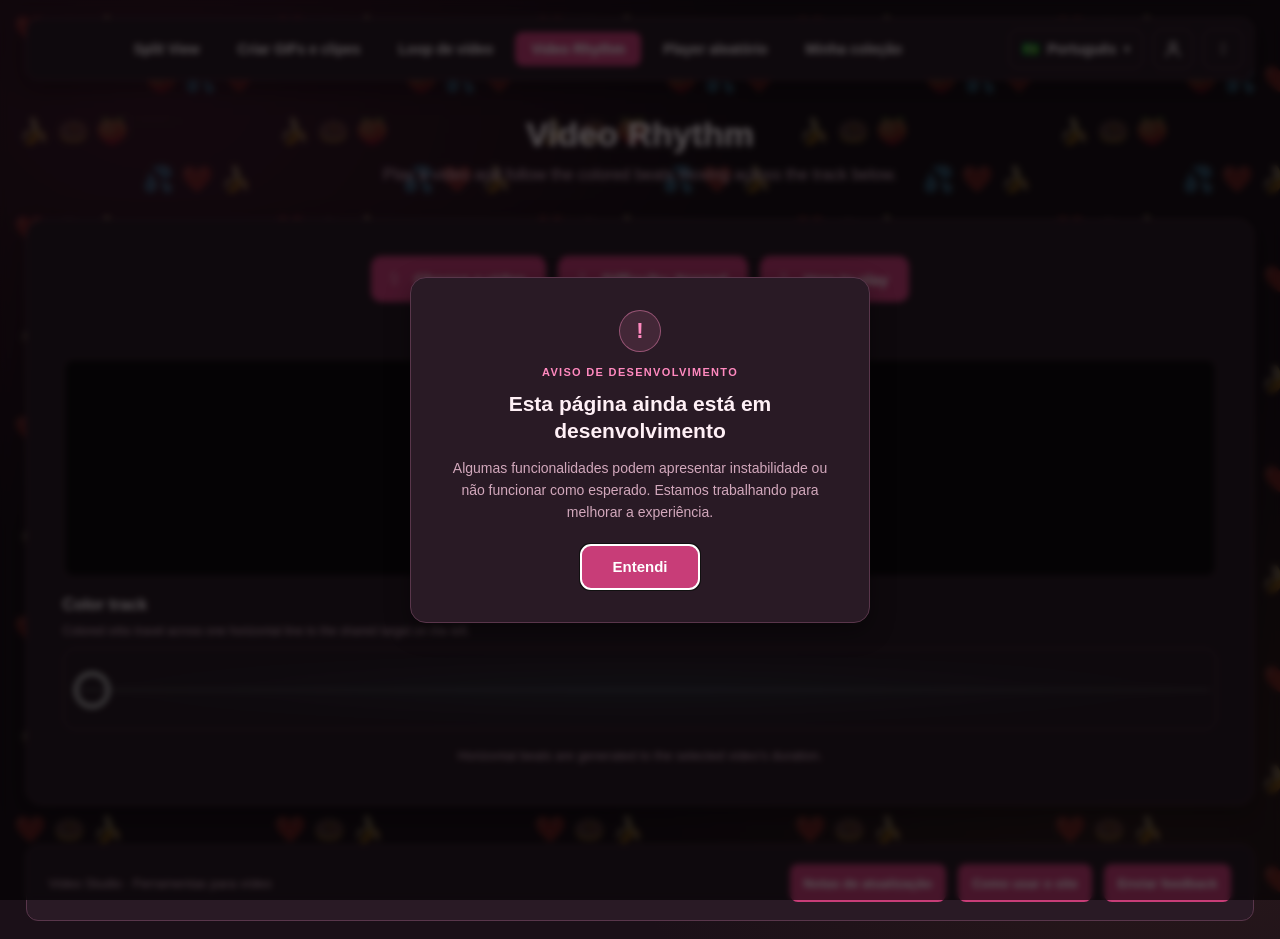
<file: pagina-4.html>
<!DOCTYPE html>
<html lang="en">

<head>

    <meta charset="UTF-8">

    <meta
        name="viewport"
        content="width=device-width, initial-scale=1.0">

    <title>Video Rhythm</title>

    <link rel="icon" type="image/svg+xml" href="favicon.svg">

    <link
        rel="stylesheet"
        href="teste-sincronizacao-v2.css">

</head>

<body data-theme="dark">

    <div
        class="background-decorations"
        aria-hidden="true">
    </div>

    <dialog
        id="developmentNotice"
        class="model-dialog development-notice"
        aria-labelledby="developmentNoticeTitle"
        aria-describedby="developmentNoticeMessage">
        <div class="development-notice-content">
            <span class="development-notice-icon" aria-hidden="true">!</span>
            <p class="development-notice-eyebrow" data-i18n="developmentNotice.eyebrow">Aviso de desenvolvimento</p>
            <h2 id="developmentNoticeTitle" data-i18n="developmentNotice.title">Esta página ainda está em desenvolvimento</h2>
            <p id="developmentNoticeMessage" data-i18n="developmentNotice.message">Algumas funcionalidades podem apresentar instabilidade ou não funcionar como esperado. Estamos trabalhando para melhorar a experiência.</p>
            <button id="closeDevelopmentNotice" class="creator-button development-notice-close" type="button" autofocus data-i18n="developmentNotice.close">Entendi</button>
        </div>
    </dialog>

    <nav class="site-nav" aria-label="Main navigation" data-i18n-aria-label="nav.label">

        <div class="site-nav-links">
            <a href="index.html" data-i18n="nav.home">Home</a>
            <a href="funcionalidade.html" data-i18n="nav.creator">Create GIF, Clip & Screenshot</a>
            <a href="pagina-3.html" data-i18n="nav.page3">Video Loop</a>
            <a href="pagina-4.html" aria-current="page" data-i18n="nav.page4">Video Rhythm</a>
            <a href="pagina-5.html" data-i18n="nav.page5">Page 5</a>
            <a href="modelos.html" data-i18n="nav.models">Models</a>
        </div>

        <div class="language-selector">
            <button id="languageButton" class="language-button" type="button" aria-haspopup="true" aria-expanded="false" aria-controls="languageMenu">
                <span id="languageFlag" aria-hidden="true">🇺🇸</span>
                <span id="languageName">Português</span>
                <span class="language-chevron" aria-hidden="true">▾</span>
            </button>
            <div id="languageMenu" class="language-menu" hidden>
                <button type="button" data-language="pt-BR"><span aria-hidden="true">🇧🇷</span><span data-i18n="language.portuguese">Português (Brasil)</span></button>
                <button type="button" data-language="en"><span aria-hidden="true">🇺🇸</span><span data-i18n="language.english">English</span></button>
            </div>
        </div>

        <a class="profile-nav-link" href="perfil.html" data-i18n-aria-label="nav.profile" data-i18n-title="nav.profile">
            <svg viewBox="0 0 24 24" aria-hidden="true">
                <circle cx="12" cy="8" r="4"></circle>
                <path d="M4.5 21a7.5 7.5 0 0 1 15 0"></path>
            </svg>
        </a>

        <div class="site-settings-selector">
            <button id="siteSettingsButton" class="language-button site-settings-button" type="button" aria-haspopup="true" aria-expanded="false" aria-controls="siteSettingsMenu" data-i18n-aria-label="siteSettings.button" data-i18n-title="siteSettings.button">
                <span class="windows-icon" aria-hidden="true">&#xE713;</span>
            </button>
            <div id="siteSettingsMenu" class="site-settings-menu" hidden>
                <label class="settings-option">
                    <input type="checkbox" id="siteLightMode">
                    <span data-i18n="siteSettings.lightMode">Light mode</span>
                </label>
            </div>
        </div>

    </nav>

    <main class="container">

        <header class="page-header">
            <h1>Video Rhythm</h1>
            <p>Play a video and follow the colored beats moving across the track below.</p>
        </header>

        <section class="rhythm-panel" aria-label="Video rhythm game">

            <input id="rhythmVideoInput" type="file" accept="video/*" hidden>

            <div class="rhythm-toolbar">
                <button id="chooseRhythmVideo" class="creator-button" type="button">
                    <span class="windows-icon" aria-hidden="true">&#xE714;</span>
                    <span>Choose a video</span>
                </button>

                <div class="settings-selector rhythm-settings-selector">
                    <button
                        id="rhythmSettingsButton"
                        class="creator-button"
                        type="button"
                        aria-expanded="false"
                        aria-controls="rhythmSettingsMenu">
                        <span class="windows-icon" aria-hidden="true">&#xE713;</span>
                        <span>Difficulty: <strong id="rhythmDifficultyLabel">Normal</strong></span>
                    </button>

                    <div id="rhythmSettingsMenu" class="settings-menu rhythm-settings-menu">
                        <p class="rhythm-settings-heading">Game difficulty</p>
                        <div class="rhythm-difficulty-options" role="group" aria-label="Game difficulty">
                            <button type="button" data-difficulty="easy" aria-pressed="false">Easy</button>
                            <button type="button" data-difficulty="normal" aria-pressed="true">Normal</button>
                            <button type="button" data-difficulty="hard" aria-pressed="false">Hard</button>
                            <button type="button" data-difficulty="expert" aria-pressed="false">Expert</button>
                        </div>
                        <p id="rhythmDifficultyDescription" class="rhythm-settings-note">
                            A balanced stream with occasional simultaneous beats.
                        </p>
                        <fieldset class="rhythm-color-settings">
                            <legend>Active ball colors</legend>
                            <label class="rhythm-color-option">
                                <input type="checkbox" data-rhythm-color="pink" checked>
                                <span class="rhythm-color-swatch rhythm-color-pink" aria-hidden="true"></span>
                                <span>Pink</span>
                            </label>
                            <label class="rhythm-color-option">
                                <input type="checkbox" data-rhythm-color="blue">
                                <span class="rhythm-color-swatch rhythm-color-blue" aria-hidden="true"></span>
                                <span>Blue</span>
                            </label>
                            <label class="rhythm-color-option">
                                <input type="checkbox" data-rhythm-color="orange">
                                <span class="rhythm-color-swatch rhythm-color-orange" aria-hidden="true"></span>
                                <span>Orange</span>
                            </label>
                            <label class="rhythm-color-option">
                                <input type="checkbox" data-rhythm-color="purple">
                                <span class="rhythm-color-swatch rhythm-color-purple" aria-hidden="true"></span>
                                <span>Purple</span>
                            </label>
                        </fieldset>
                    </div>
                </div>

                <div class="settings-selector rhythm-help-selector">
                    <button
                        id="rhythmHelpButton"
                        class="creator-button"
                        type="button"
                        aria-expanded="false"
                        aria-controls="rhythmHelpPopup">
                        <span class="windows-icon" aria-hidden="true">&#xE897;</span>
                        <span>How to play</span>
                    </button>

                    <div
                        id="rhythmHelpPopup"
                        class="settings-menu rhythm-help-popup"
                        role="dialog"
                        aria-label="How to play"
                        hidden>
                        <div class="rhythm-help-heading">
                            <h2>How to play</h2>
                            <button
                                id="rhythmHelpClose"
                                class="rhythm-help-close"
                                type="button"
                                aria-label="Close instructions">
                                &times;
                            </button>
                        </div>
                        <ul>
                            <li>Placeholder: press play on your video to start the rhythm game.</li>
                            <li>Watch the colored orbs travel along the track below the video.</li>
                            <li>Placeholder: tap when an orb reaches the shared target on the left.</li>
                            <li>Choose a difficulty to change the speed and note patterns.</li>
                        </ul>
                    </div>
                </div>
            </div>

            <p id="rhythmFileName" class="creator-file-name">No video selected</p>

            <div id="rhythmPreview" class="creator-preview rhythm-preview">
                <video id="rhythmVideo" controls playsinline preload="metadata" aria-label="Video rhythm game preview"></video>
                <div id="rhythmEmptyState" class="creator-empty-state">
                    <span class="creator-empty-icon" aria-hidden="true">&#xE8B2;</span>
                    <p>Choose a video to start the rhythm game</p>
                </div>
            </div>

            <section class="rhythm-horizontal-section" aria-label="Horizontal rhythm track">
                <h2>Color track</h2>
                <p>Colored orbs travel across one horizontal line to the shared target on the left.</p>
                <div id="rhythmHorizontalTrack" class="rhythm-horizontal-track">
                    <canvas id="rhythmHorizontalCanvas" class="rhythm-horizontal-canvas" aria-hidden="true"></canvas>
                </div>
            </section>

            <p id="rhythmStatus" class="creator-status" role="status" aria-live="polite">
                Horizontal beats are generated to the selected video's duration.
            </p>

        </section>

    </main>

    <footer class="site-footer">

        <span data-i18n="footer.tagline">Video Studio · Video tools</span>
        <a href="patch-notes.html" data-i18n="footer.notes">Patch Notes</a>
        <a href="como-usar.html" data-i18n="footer.guide">How to use the site</a>

    </footer>

    <script src="language.js"></script>
    <script src="development-notice.js"></script>
    <script src="pagina-4.js"></script>
    <script src="feedback.js"></script>

</body>

</html>
</file>
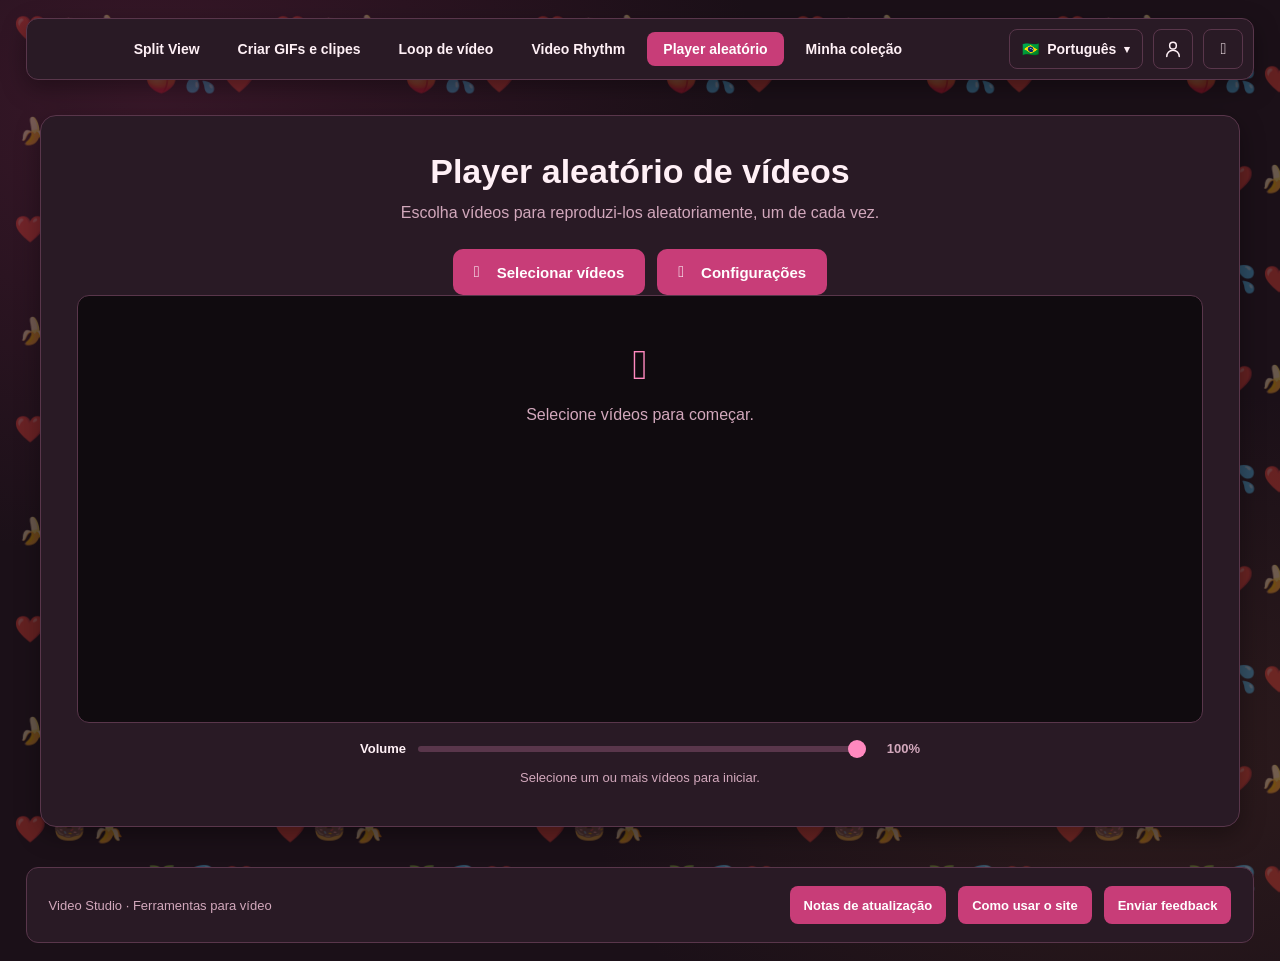
<file: pagina-5.html>
<!DOCTYPE html>
<html lang="pt-BR">

<head>

    <meta charset="UTF-8">

    <meta
        name="viewport"
        content="width=device-width, initial-scale=1.0">

    <title data-i18n="title.page5">Player aleatório de vídeos</title>

    <link rel="icon" type="image/svg+xml" href="favicon.svg">

    <link
        rel="stylesheet"
        href="teste-sincronizacao-v2.css">

</head>

<body data-theme="dark">

    <div
        class="background-decorations"
        aria-hidden="true">
    </div>

    <nav class="site-nav" aria-label="Navegação principal" data-i18n-aria-label="nav.label">

        <div class="site-nav-links">
            <a href="index.html" data-i18n="nav.home">Início</a>
            <a href="funcionalidade.html" data-i18n="nav.creator">Criar GIF, clipe e print</a>
            <a href="pagina-3.html" data-i18n="nav.page3">Loop de vídeo</a>
            <a href="pagina-4.html" data-i18n="nav.page4">Video Rhythm</a>
            <a href="pagina-5.html" aria-current="page" data-i18n="nav.page5">Player aleatório</a>
            <a href="modelos.html" data-i18n="nav.models">Modelos</a>
        </div>

        <div class="language-selector">
            <button id="languageButton" class="language-button" type="button" aria-haspopup="true" aria-expanded="false" aria-controls="languageMenu">
                <span id="languageFlag" aria-hidden="true">🇧🇷</span>
                <span id="languageName">Português</span>
                <span class="language-chevron" aria-hidden="true">▾</span>
            </button>
            <div id="languageMenu" class="language-menu" hidden>
                <button type="button" data-language="pt-BR"><span aria-hidden="true">🇧🇷</span><span data-i18n="language.portuguese">Português (Brasil)</span></button>
                <button type="button" data-language="en"><span aria-hidden="true">🇺🇸</span><span data-i18n="language.english">English</span></button>
            </div>
        </div>

        <a class="profile-nav-link" href="perfil.html" data-i18n-aria-label="nav.profile" data-i18n-title="nav.profile">
            <svg viewBox="0 0 24 24" aria-hidden="true">
                <circle cx="12" cy="8" r="4"></circle>
                <path d="M4.5 21a7.5 7.5 0 0 1 15 0"></path>
            </svg>
        </a>

        <div class="site-settings-selector">
            <button id="siteSettingsButton" class="language-button site-settings-button" type="button" aria-haspopup="true" aria-expanded="false" aria-controls="siteSettingsMenu" data-i18n-aria-label="siteSettings.button" data-i18n-title="siteSettings.button">
                <span class="windows-icon" aria-hidden="true">&#xE713;</span>
            </button>
            <div id="siteSettingsMenu" class="site-settings-menu" hidden>
                <label class="settings-option">
                    <input type="checkbox" id="siteLightMode">
                    <span data-i18n="siteSettings.lightMode">Light mode</span>
                </label>
            </div>
        </div>

    </nav>

    <main class="container">

        <section class="random-player-panel" aria-labelledby="randomPlayerHeading">

            <header class="random-player-heading">
                <h1 id="randomPlayerHeading" data-i18n="randomPlayer.heading">Player aleatório de vídeos</h1>
                <p data-i18n="randomPlayer.description">Escolha vídeos para reproduzi-los aleatoriamente, um de cada vez.</p>
            </header>

            <input
                id="randomVideoInput"
                type="file"
                accept="video/*"
                multiple
                hidden>

            <div class="random-player-toolbar">
                <button id="chooseRandomVideos" class="creator-button" type="button">
                    <span class="windows-icon" aria-hidden="true">&#xE714;</span>
                    <span data-i18n="randomPlayer.chooseVideos">Selecionar vídeos</span>
                </button>

                <div class="settings-selector random-player-settings">
                    <button
                        id="randomPlayerSettingsButton"
                        class="creator-button"
                        type="button"
                        aria-expanded="false"
                        aria-controls="randomPlayerSettingsMenu">
                        <span class="windows-icon" aria-hidden="true">&#xE713;</span>
                        <span data-i18n="randomPlayer.settings">Configurações</span>
                    </button>

                    <div id="randomPlayerSettingsMenu" class="settings-menu random-player-settings-menu">
                        <label class="random-player-duration" for="randomPlayerPreviewSize">
                            <span data-i18n="randomPlayer.previewSize">Tamanho da janela do vídeo (px)</span>
                            <input
                                id="randomPlayerPreviewSize"
                                type="range"
                                min="220"
                                max="720"
                                step="1"
                                value="428">
                            <output id="randomPlayerPreviewSizeValue" for="randomPlayerPreviewSize">428 px</output>
                        </label>
                        <label class="random-player-duration" for="randomVideoDuration">
                            <span data-i18n="randomPlayer.duration">Tempo por vídeo (segundos)</span>
                            <input
                                id="randomVideoDuration"
                                type="number"
                                min="1"
                                max="3600"
                                step="1"
                                value="30">
                        </label>
                        <label class="random-player-option">
                            <input id="randomVideoStartRandom" type="checkbox">
                            <span data-i18n="randomPlayer.randomStart">Iniciar cada vídeo em um tempo aleatório</span>
                        </label>
                        <label class="random-player-option">
                            <input id="randomVideoFade" type="checkbox" checked>
                            <span data-i18n="randomPlayer.fade">Usar transição entre vídeos</span>
                        </label>
                        <label class="random-player-duration" for="randomVideoTransitionMode">
                            <span data-i18n="randomPlayer.transitionMode">Estilo da transição</span>
                            <select id="randomVideoTransitionMode">
                                <option value="fade" data-i18n="randomPlayer.transitionFade">Fade in/out</option>
                                <option value="crossfade" data-i18n="randomPlayer.transitionCrossfade">Suave (com transparência)</option>
                            </select>
                        </label>
                        <label class="random-player-duration" for="randomVideoFadeDuration">
                            <span data-i18n="randomPlayer.fadeDuration">Duração da transição (segundos)</span>
                            <input
                                id="randomVideoFadeDuration"
                                type="range"
                                min="0.1"
                                max="2"
                                step="0.1"
                                value="0.5">
                            <output id="randomVideoFadeDurationValue" for="randomVideoFadeDuration">0,5 s</output>
                        </label>
                    </div>
                </div>
            </div>

            <div id="randomPlayerPreview" class="creator-preview random-player-preview">
                <video
                    id="randomPlayerVideo"
                    class="is-active"
                    controls
                    playsinline
                    preload="metadata"
                    loop
                    aria-label="Reprodutor de vídeo"
                    data-i18n-aria-label="randomPlayer.video">
                </video>

                <video
                    id="randomPlayerNextVideo"
                    class="random-player-next-video"
                    playsinline
                    preload="metadata"
                    loop
                    aria-hidden="true">
                </video>

                <div id="randomPlayerEmptyState" class="creator-empty-state">
                    <span class="creator-empty-icon" aria-hidden="true">&#xE8B2;</span>
                    <p data-i18n="randomPlayer.empty">Selecione vídeos para começar.</p>
                </div>
            </div>

            <label class="random-player-volume" for="randomPlayerVolume">
                <span data-i18n="randomPlayer.volume">Volume</span>
                <input
                    id="randomPlayerVolume"
                    type="range"
                    min="0"
                    max="1"
                    step="0.01"
                    value="1"
                    aria-label="Volume do vídeo"
                    data-i18n-aria-label="randomPlayer.volume">
                <output id="randomPlayerVolumeValue" for="randomPlayerVolume">100%</output>
            </label>

            <p id="randomPlayerStatus" class="creator-status" role="status" aria-live="polite" data-i18n="randomPlayer.statusEmpty">
                Selecione um ou mais vídeos para iniciar.
            </p>

        </section>

    </main>

    <footer class="site-footer">

        <span data-i18n="footer.tagline">Video Studio · Ferramentas para vídeo</span>
        <a href="patch-notes.html" data-i18n="footer.notes">Notas de atualização</a>
        <a href="como-usar.html" data-i18n="footer.guide">Como usar o site</a>

    </footer>

    <script src="language.js"></script>
    <script src="pagina-5.js"></script>
    <script src="feedback.js"></script>

</body>

</html>
</file>
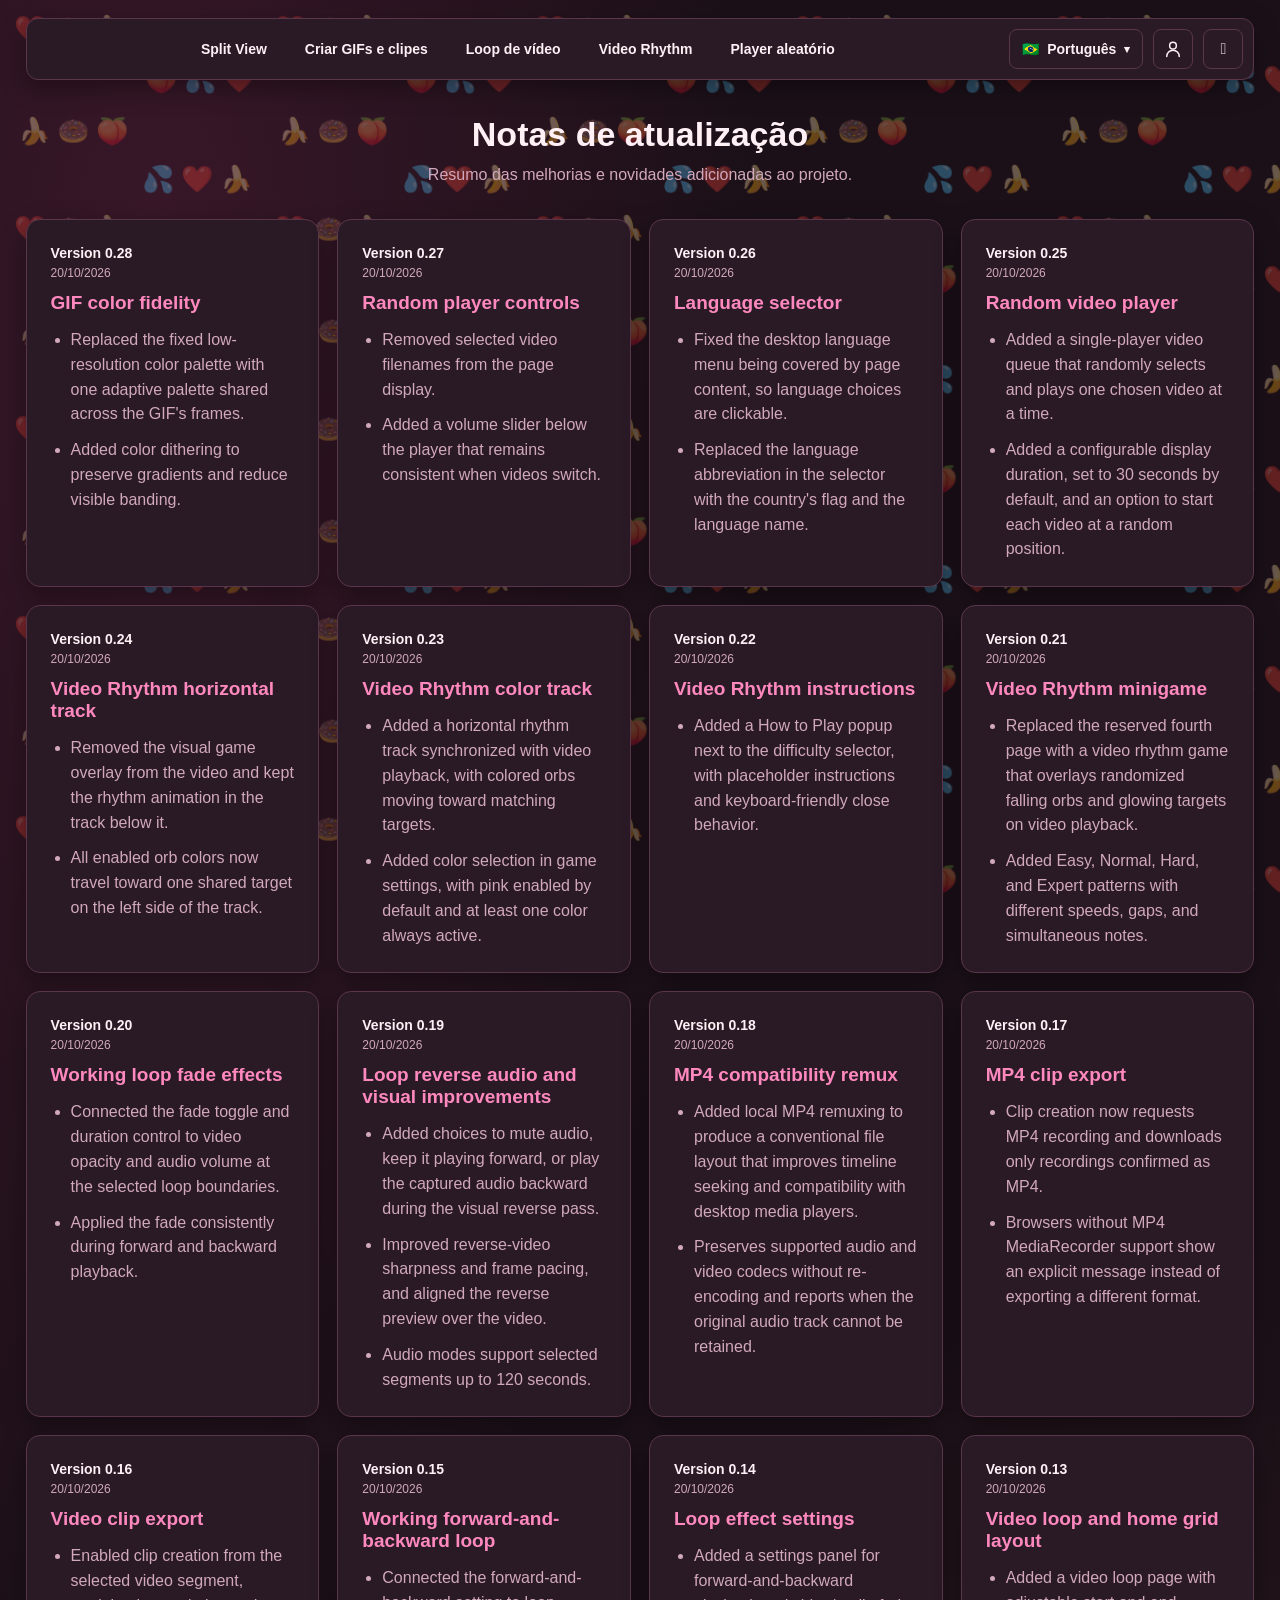
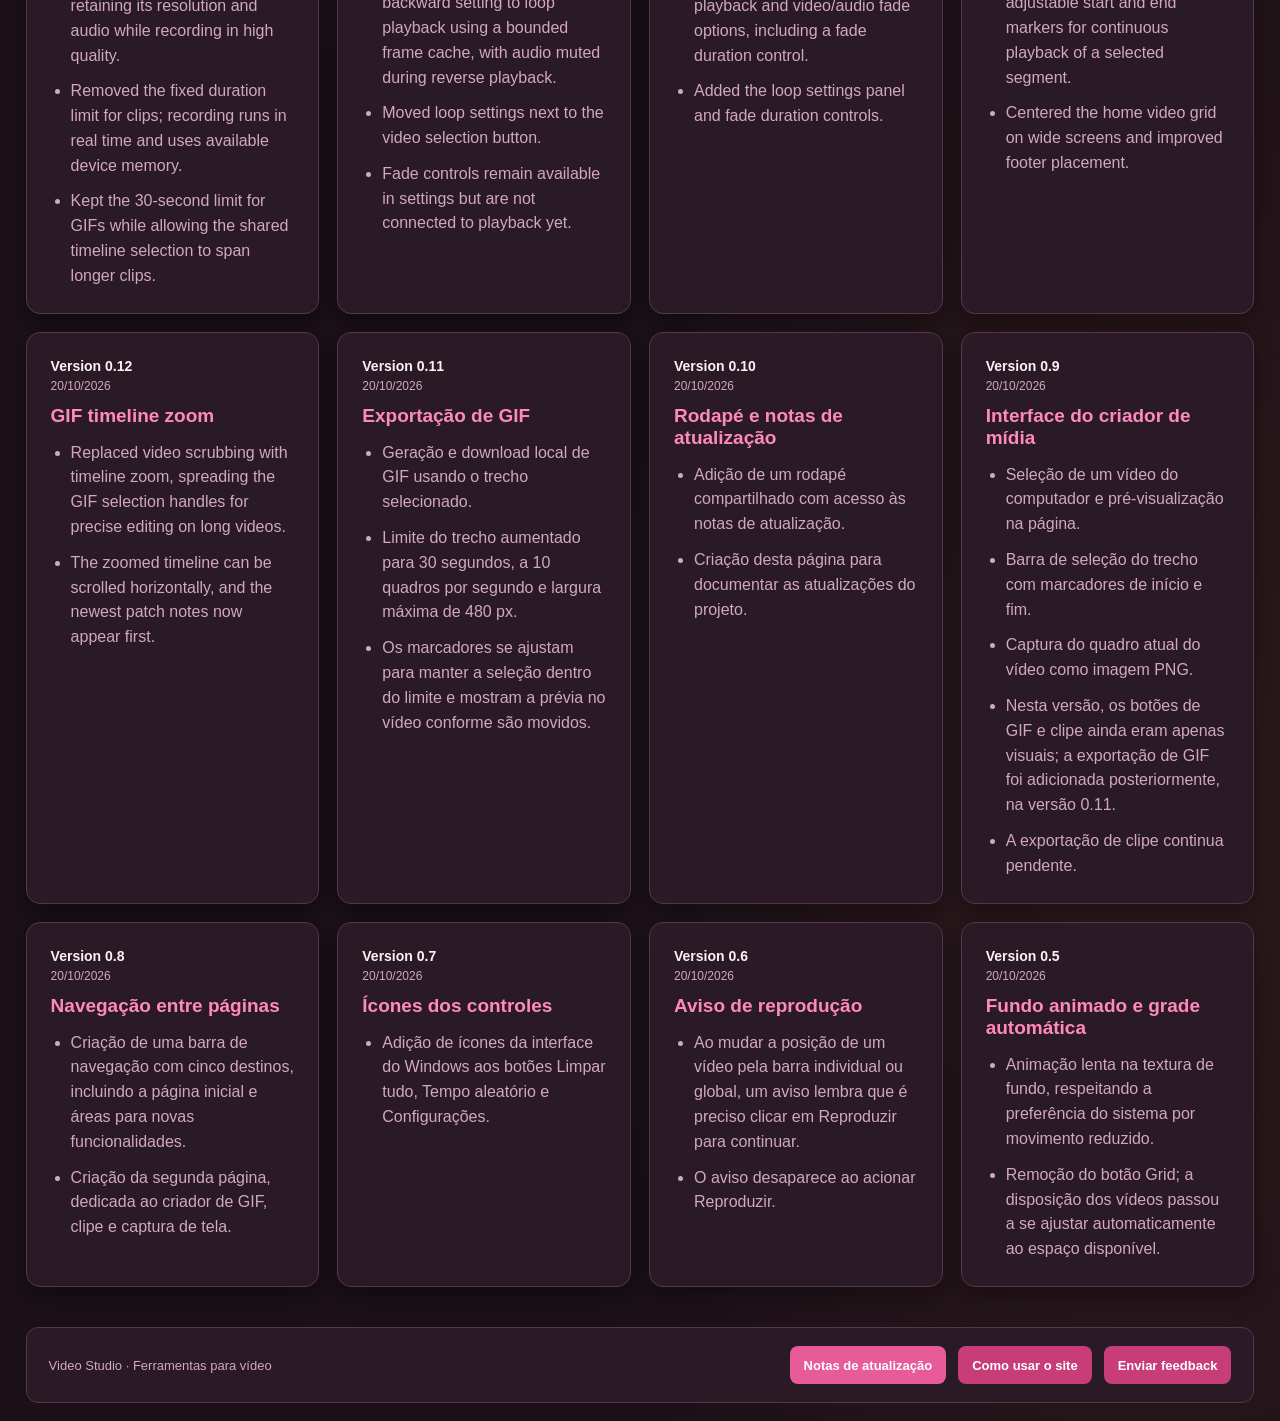
<file: patch-notes.html>
<!DOCTYPE html>
<html lang="pt-BR">

<head>

    <meta charset="UTF-8">

    <meta
        name="viewport"
        content="width=device-width, initial-scale=1.0">

    <title data-i18n="title.notes">Notas de atualização</title>

    <link rel="icon" type="image/svg+xml" href="favicon.svg">

    <link
        rel="stylesheet"
        href="teste-sincronizacao-v2.css">

</head>

<body data-theme="dark">

    <div
        class="background-decorations"
        aria-hidden="true">
    </div>

    <nav class="site-nav" aria-label="Navegação principal" data-i18n-aria-label="nav.label">

        <div class="site-nav-links">
            <a href="index.html" data-i18n="nav.home">Início</a>
            <a href="funcionalidade.html" data-i18n="nav.creator">Criar GIF, clipe e print</a>
            <a href="pagina-3.html" data-i18n="nav.page3">Loop de vídeo</a>
            <a href="pagina-4.html" data-i18n="nav.page4">Página 4</a>
            <a href="pagina-5.html" data-i18n="nav.page5">Página 5</a>
        </div>

        <div class="language-selector">
            <button id="languageButton" class="language-button" type="button" aria-haspopup="true" aria-expanded="false" aria-controls="languageMenu">
                <span id="languageFlag" aria-hidden="true">🇧🇷</span>
                <span id="languageName">Português</span>
                <span class="language-chevron" aria-hidden="true">▾</span>
            </button>
            <div id="languageMenu" class="language-menu" hidden>
                <button type="button" data-language="pt-BR"><span aria-hidden="true">🇧🇷</span><span data-i18n="language.portuguese">Português (Brasil)</span></button>
                <button type="button" data-language="en"><span aria-hidden="true">🇺🇸</span><span data-i18n="language.english">English</span></button>
            </div>
        </div>

        <a class="profile-nav-link" href="perfil.html" data-i18n-aria-label="nav.profile" data-i18n-title="nav.profile">
            <svg viewBox="0 0 24 24" aria-hidden="true">
                <circle cx="12" cy="8" r="4"></circle>
                <path d="M4.5 21a7.5 7.5 0 0 1 15 0"></path>
            </svg>
        </a>

        <div class="site-settings-selector">
            <button id="siteSettingsButton" class="language-button site-settings-button" type="button" aria-haspopup="true" aria-expanded="false" aria-controls="siteSettingsMenu" data-i18n-aria-label="siteSettings.button" data-i18n-title="siteSettings.button">
                <span class="windows-icon" aria-hidden="true">&#xE713;</span>
            </button>
            <div id="siteSettingsMenu" class="site-settings-menu" hidden>
                <label class="settings-option">
                    <input type="checkbox" id="siteLightMode">
                    <span data-i18n="siteSettings.lightMode">Light mode</span>
                </label>
            </div>
        </div>

    </nav>

    <main class="container">

        <header class="page-header">

            <h1 data-i18n="notes.heading">Notas de atualização</h1>

            <p data-i18n="notes.description">Resumo das melhorias e novidades adicionadas ao projeto.</p>

        </header>

        <section class="patch-notes">

            <article class="patch-note">

                <p class="patch-version">Version 0.28</p>
                <time class="patch-date" datetime="2026-10-20">20/10/2026</time>
                <h2>GIF color fidelity</h2>

                <ul>
                    <li>Replaced the fixed low-resolution color palette with one adaptive palette shared across the GIF's frames.</li>
                    <li>Added color dithering to preserve gradients and reduce visible banding.</li>
                </ul>

            </article>

            <article class="patch-note">

                <p class="patch-version">Version 0.27</p>
                <time class="patch-date" datetime="2026-10-20">20/10/2026</time>
                <h2>Random player controls</h2>

                <ul>
                    <li>Removed selected video filenames from the page display.</li>
                    <li>Added a volume slider below the player that remains consistent when videos switch.</li>
                </ul>

            </article>

            <article class="patch-note">

                <p class="patch-version">Version 0.26</p>
                <time class="patch-date" datetime="2026-10-20">20/10/2026</time>
                <h2>Language selector</h2>

                <ul>
                    <li>Fixed the desktop language menu being covered by page content, so language choices are clickable.</li>
                    <li>Replaced the language abbreviation in the selector with the country's flag and the language name.</li>
                </ul>

            </article>

            <article class="patch-note">

                <p class="patch-version">Version 0.25</p>
                <time class="patch-date" datetime="2026-10-20">20/10/2026</time>
                <h2>Random video player</h2>

                <ul>
                    <li>Added a single-player video queue that randomly selects and plays one chosen video at a time.</li>
                    <li>Added a configurable display duration, set to 30 seconds by default, and an option to start each video at a random position.</li>
                </ul>

            </article>

            <article class="patch-note">

                <p class="patch-version">Version 0.24</p>
                <time class="patch-date" datetime="2026-10-20">20/10/2026</time>
                <h2>Video Rhythm horizontal track</h2>

                <ul>
                    <li>Removed the visual game overlay from the video and kept the rhythm animation in the track below it.</li>
                    <li>All enabled orb colors now travel toward one shared target on the left side of the track.</li>
                </ul>

            </article>

            <article class="patch-note">

                <p class="patch-version">Version 0.23</p>
                <time class="patch-date" datetime="2026-10-20">20/10/2026</time>
                <h2>Video Rhythm color track</h2>

                <ul>
                    <li>Added a horizontal rhythm track synchronized with video playback, with colored orbs moving toward matching targets.</li>
                    <li>Added color selection in game settings, with pink enabled by default and at least one color always active.</li>
                </ul>

            </article>

            <article class="patch-note">

                <p class="patch-version">Version 0.22</p>
                <time class="patch-date" datetime="2026-10-20">20/10/2026</time>
                <h2>Video Rhythm instructions</h2>

                <ul>
                    <li>Added a How to Play popup next to the difficulty selector, with placeholder instructions and keyboard-friendly close behavior.</li>
                </ul>

            </article>

            <article class="patch-note">

                <p class="patch-version">Version 0.21</p>
                <time class="patch-date" datetime="2026-10-20">20/10/2026</time>
                <h2>Video Rhythm minigame</h2>

                <ul>
                    <li>Replaced the reserved fourth page with a video rhythm game that overlays randomized falling orbs and glowing targets on video playback.</li>
                    <li>Added Easy, Normal, Hard, and Expert patterns with different speeds, gaps, and simultaneous notes.</li>
                </ul>

            </article>

            <article class="patch-note">

                <p class="patch-version">Version 0.20</p>
                <time class="patch-date" datetime="2026-10-20">20/10/2026</time>
                <h2>Working loop fade effects</h2>

                <ul>
                    <li>Connected the fade toggle and duration control to video opacity and audio volume at the selected loop boundaries.</li>
                    <li>Applied the fade consistently during forward and backward playback.</li>
                </ul>

            </article>

            <article class="patch-note">

                <p class="patch-version">Version 0.19</p>
                <time class="patch-date" datetime="2026-10-20">20/10/2026</time>
                <h2>Loop reverse audio and visual improvements</h2>

                <ul>
                    <li>Added choices to mute audio, keep it playing forward, or play the captured audio backward during the visual reverse pass.</li>
                    <li>Improved reverse-video sharpness and frame pacing, and aligned the reverse preview over the video.</li>
                    <li>Audio modes support selected segments up to 120 seconds.</li>
                </ul>

            </article>

            <article class="patch-note">

                <p class="patch-version">Version 0.18</p>
                <time class="patch-date" datetime="2026-10-20">20/10/2026</time>
                <h2>MP4 compatibility remux</h2>

                <ul>
                    <li>Added local MP4 remuxing to produce a conventional file layout that improves timeline seeking and compatibility with desktop media players.</li>
                    <li>Preserves supported audio and video codecs without re-encoding and reports when the original audio track cannot be retained.</li>
                </ul>

            </article>

            <article class="patch-note">

                <p class="patch-version">Version 0.17</p>
                <time class="patch-date" datetime="2026-10-20">20/10/2026</time>
                <h2>MP4 clip export</h2>

                <ul>
                    <li>Clip creation now requests MP4 recording and downloads only recordings confirmed as MP4.</li>
                    <li>Browsers without MP4 MediaRecorder support show an explicit message instead of exporting a different format.</li>
                </ul>

            </article>

            <article class="patch-note">

                <p class="patch-version">Version 0.16</p>
                <time class="patch-date" datetime="2026-10-20">20/10/2026</time>
                <h2>Video clip export</h2>

                <ul>
                    <li>Enabled clip creation from the selected video segment, retaining its resolution and audio while recording in high quality.</li>
                    <li>Removed the fixed duration limit for clips; recording runs in real time and uses available device memory.</li>
                    <li>Kept the 30-second limit for GIFs while allowing the shared timeline selection to span longer clips.</li>
                </ul>

            </article>

            <article class="patch-note">

                <p class="patch-version">Version 0.15</p>
                <time class="patch-date" datetime="2026-10-20">20/10/2026</time>
                <h2>Working forward-and-backward loop</h2>

                <ul>
                    <li>Connected the forward-and-backward setting to loop playback using a bounded frame cache, with audio muted during reverse playback.</li>
                    <li>Moved loop settings next to the video selection button.</li>
                    <li>Fade controls remain available in settings but are not connected to playback yet.</li>
                </ul>

            </article>

            <article class="patch-note">

                <p class="patch-version">Version 0.14</p>
                <time class="patch-date" datetime="2026-10-20">20/10/2026</time>
                <h2>Loop effect settings</h2>

                <ul>
                    <li>Added a settings panel for forward-and-backward playback and video/audio fade options, including a fade duration control.</li>
                    <li>Added the loop settings panel and fade duration controls.</li>
                </ul>

            </article>

            <article class="patch-note">

                <p class="patch-version">Version 0.13</p>
                <time class="patch-date" datetime="2026-10-20">20/10/2026</time>
                <h2>Video loop and home grid layout</h2>

                <ul>
                    <li>Added a video loop page with adjustable start and end markers for continuous playback of a selected segment.</li>
                    <li>Centered the home video grid on wide screens and improved footer placement.</li>
                </ul>

            </article>

            <article class="patch-note">

                <p class="patch-version">Version 0.12</p>
                <time class="patch-date" datetime="2026-10-20">20/10/2026</time>
                <h2>GIF timeline zoom</h2>

                <ul>
                    <li>Replaced video scrubbing with timeline zoom, spreading the GIF selection handles for precise editing on long videos.</li>
                    <li>The zoomed timeline can be scrolled horizontally, and the newest patch notes now appear first.</li>
                </ul>

            </article>

            <article class="patch-note">

                <p class="patch-version">Version 0.11</p>
                <time class="patch-date" datetime="2026-10-20">20/10/2026</time>
                <h2 data-i18n="notes.v011.title">Exportação de GIF</h2>

                <ul>
                    <li data-i18n="notes.v011.item1">Geração e download local de GIF usando o trecho selecionado.</li>
                    <li data-i18n="notes.v011.item2">Limite do trecho aumentado para 30 segundos, a 10 quadros por segundo e largura máxima de 480 px.</li>
                    <li data-i18n="notes.v011.item3">Os marcadores se ajustam para manter a seleção dentro do limite e mostram a prévia no vídeo conforme são movidos.</li>
                </ul>

            </article>

            <article class="patch-note">

                <p class="patch-version">Version 0.10</p>
                <time class="patch-date" datetime="2026-10-20">20/10/2026</time>
                <h2 data-i18n="notes.v010.title">Rodapé e notas de atualização</h2>

                <ul>
                    <li data-i18n="notes.v010.item1">Adição de um rodapé compartilhado com acesso às notas de atualização.</li>
                    <li data-i18n="notes.v010.item2">Criação desta página para documentar as atualizações do projeto.</li>
                </ul>

            </article>

            <article class="patch-note">

                <p class="patch-version">Version 0.9</p>
                <time class="patch-date" datetime="2026-10-20">20/10/2026</time>
                <h2 data-i18n="notes.v09.title">Interface do criador de mídia</h2>

                <ul>
                    <li data-i18n="notes.v09.item1">Seleção de um vídeo do computador e pré-visualização na página.</li>
                    <li data-i18n="notes.v09.item2">Barra de seleção do trecho com marcadores de início e fim.</li>
                    <li data-i18n="notes.v09.item3">Captura do quadro atual do vídeo como imagem PNG.</li>
                    <li data-i18n="notes.v09.item4">Nesta versão, os botões de GIF e clipe ainda eram apenas visuais; a exportação de GIF foi adicionada posteriormente, na versão 0.11.</li>
                    <li data-i18n="notes.v09.item5">A exportação de clipe continua pendente.</li>
                </ul>

            </article>

            <article class="patch-note">

                <p class="patch-version">Version 0.8</p>
                <time class="patch-date" datetime="2026-10-20">20/10/2026</time>
                <h2 data-i18n="notes.v08.title">Navegação entre páginas</h2>

                <ul>
                    <li data-i18n="notes.v08.item1">Criação de uma navbar com cinco destinos, incluindo a página inicial e áreas para novas funcionalidades.</li>
                    <li data-i18n="notes.v08.item2">Criação da segunda página, dedicada ao criador de GIF, clipe e print.</li>
                </ul>

            </article>

            <article class="patch-note">

                <p class="patch-version">Version 0.7</p>
                <time class="patch-date" datetime="2026-10-20">20/10/2026</time>
                <h2 data-i18n="notes.v07.title">Ícones dos controles</h2>

                <ul>
                    <li data-i18n="notes.v07.item1">Adição de ícones da interface do Windows aos botões Clear All, Random Time e Settings.</li>
                </ul>

            </article>

            <article class="patch-note">

                <p class="patch-version">Version 0.6</p>
                <time class="patch-date" datetime="2026-10-20">20/10/2026</time>
                <h2 data-i18n="notes.v06.title">Aviso de reprodução</h2>

                <ul>
                    <li data-i18n="notes.v06.item1">Ao mudar a posição de um vídeo pela barra individual ou global, um aviso lembra que é preciso clicar em Play para continuar.</li>
                    <li data-i18n="notes.v06.item2">O aviso desaparece ao acionar Play.</li>
                </ul>

            </article>

            <article class="patch-note">

                <p class="patch-version">Version 0.5</p>
                <time class="patch-date" datetime="2026-10-20">20/10/2026</time>
                <h2 data-i18n="notes.v05.title">Fundo animado e grade automática</h2>

                <ul>
                    <li data-i18n="notes.v05.item1">Animação lenta na textura de fundo, respeitando a preferência do sistema por movimento reduzido.</li>
                    <li data-i18n="notes.v05.item2">Remoção do botão Grid; a disposição dos vídeos passou a se ajustar automaticamente ao espaço disponível.</li>
                </ul>

            </article>

        </section>

    </main>

    <footer class="site-footer">

        <span data-i18n="footer.tagline">Video Studio · Ferramentas para vídeo</span>
        <a href="patch-notes.html" aria-current="page" data-i18n="footer.notes">Notas de atualização</a>
        <a href="como-usar.html" data-i18n="footer.guide">Como usar o site</a>

    </footer>

    <script src="language.js"></script>
    <script src="feedback.js"></script>

</body>

</html>
</file>
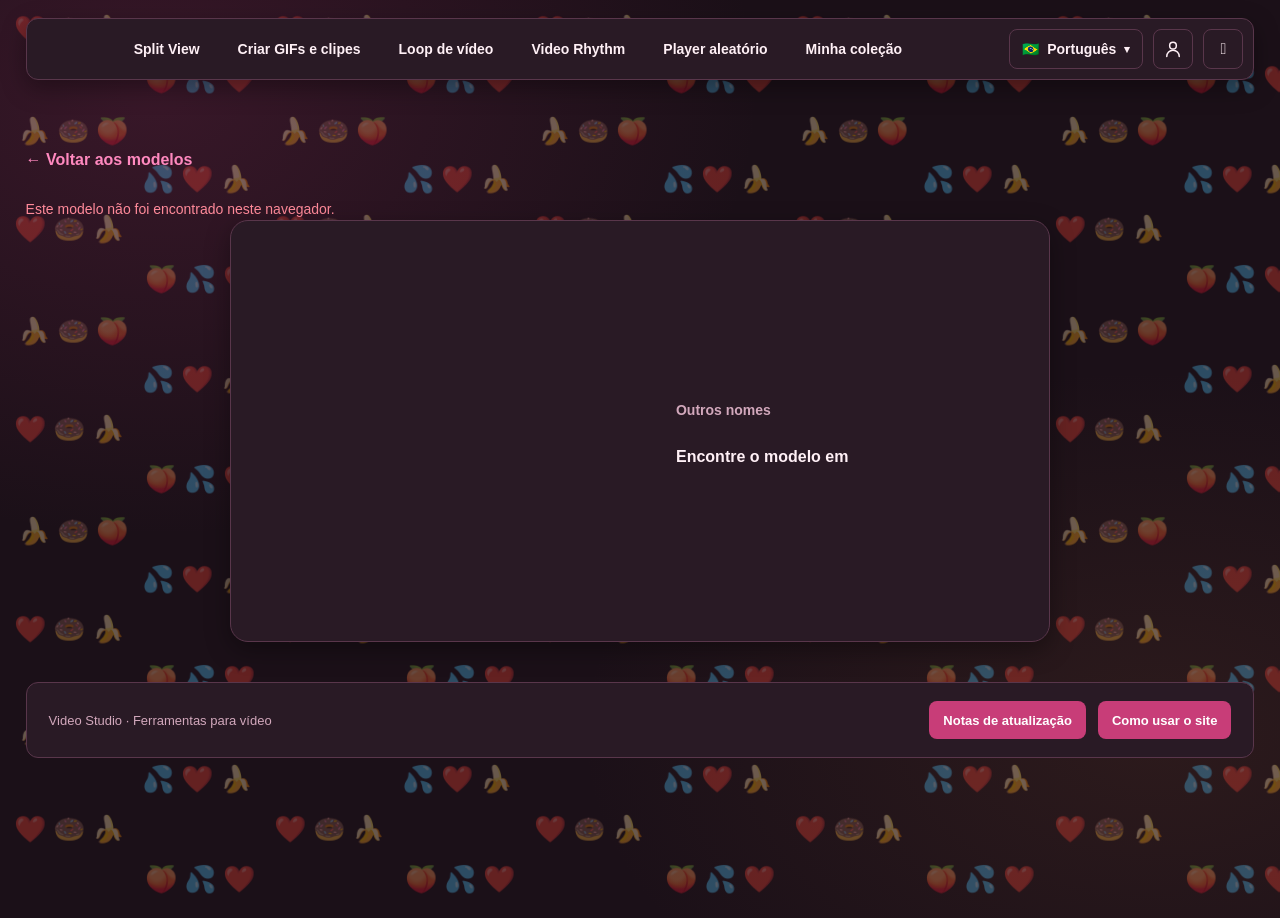
<file: perfil-modelo.html>
<!DOCTYPE html>
<html lang="pt-BR">

<head>
    <meta charset="UTF-8">
    <meta name="viewport" content="width=device-width, initial-scale=1.0">
    <title data-i18n="title.profile">Perfil do modelo</title>
    <link rel="icon" type="image/svg+xml" href="favicon.svg">
    <link rel="stylesheet" href="teste-sincronizacao-v2.css">
</head>

<body data-theme="dark">
    <div class="background-decorations" aria-hidden="true"></div>

    <nav class="site-nav" aria-label="Navegação principal" data-i18n-aria-label="nav.label">
        <div class="site-nav-links">
            <a href="index.html" data-i18n="nav.home">Início</a>
            <a href="funcionalidade.html" data-i18n="nav.creator">Criar GIF, clipe e print</a>
            <a href="pagina-3.html" data-i18n="nav.page3">Loop de vídeo</a>
            <a href="pagina-4.html" data-i18n="nav.page4">Video Rhythm</a>
            <a href="pagina-5.html" data-i18n="nav.page5">Player aleatório</a>
            <a href="modelos.html" data-i18n="nav.models">Modelos</a>
        </div>

        <div class="language-selector">
            <button id="languageButton" class="language-button" type="button" aria-haspopup="true" aria-expanded="false" aria-controls="languageMenu">
                <span id="languageFlag" aria-hidden="true">🇧🇷</span>
                <span id="languageName">Português</span>
                <span class="language-chevron" aria-hidden="true">▾</span>
            </button>
            <div id="languageMenu" class="language-menu" hidden>
                <button type="button" data-language="pt-BR"><span aria-hidden="true">🇧🇷</span><span data-i18n="language.portuguese">Português (Brasil)</span></button>
                <button type="button" data-language="en"><span aria-hidden="true">🇺🇸</span><span data-i18n="language.english">English</span></button>
            </div>
        </div>

        <a class="profile-nav-link" href="perfil.html" data-i18n-aria-label="nav.profile" data-i18n-title="nav.profile">
            <svg viewBox="0 0 24 24" aria-hidden="true">
                <circle cx="12" cy="8" r="4"></circle>
                <path d="M4.5 21a7.5 7.5 0 0 1 15 0"></path>
            </svg>
        </a>

        <div class="site-settings-selector">
            <button id="siteSettingsButton" class="language-button site-settings-button" type="button" aria-haspopup="true" aria-expanded="false" aria-controls="siteSettingsMenu" data-i18n-aria-label="siteSettings.button" data-i18n-title="siteSettings.button">
                <span class="windows-icon" aria-hidden="true">&#xE713;</span>
            </button>
            <div id="siteSettingsMenu" class="site-settings-menu" hidden>
                <label class="settings-option">
                    <input type="checkbox" id="siteLightMode">
                    <span data-i18n="siteSettings.lightMode">Light mode</span>
                </label>
            </div>
        </div>
    </nav>

    <main class="container profile-page">
        <a class="profile-back" href="modelos.html" data-i18n="profile.back">← Voltar aos modelos</a>
        <p id="profileStatus" class="models-page-status" role="alert" hidden></p>

        <section id="modelProfile" class="model-profile" aria-live="polite" hidden>
            <button id="editModelButton" class="profile-edit-button" type="button" aria-label="Editar modelo" data-i18n-aria-label="models.edit" data-i18n-title="models.edit" hidden>•••</button>
            <div class="profile-photo-frame">
                <img id="profilePhoto" class="profile-photo" alt="" hidden>
                <div id="profilePhotoPlaceholder" class="sad-face-placeholder profile-photo-placeholder" role="img" hidden>
                    <svg viewBox="0 0 100 100" aria-hidden="true" focusable="false">
                        <circle cx="50" cy="50" r="36"></circle>
                        <circle class="sad-face-eye" cx="38" cy="43" r="3"></circle>
                        <circle class="sad-face-eye" cx="62" cy="43" r="3"></circle>
                        <path d="M35 68 Q50 52 65 68"></path>
                    </svg>
                    <span class="sad-face-label" data-i18n="models.noImage">Sem imagem</span>
                </div>
            </div>
            <div class="profile-content">
                <h1 id="profileName"></h1>
                <section class="profile-alternate-names" aria-labelledby="profileAlternateNamesHeading">
                    <h2 id="profileAlternateNamesHeading" data-i18n="models.alternateNames">Outros nomes</h2>
                    <p id="profileAlternateNames"></p>
                </section>
                <p id="profileDescription" class="profile-description" hidden></p>
                <section class="profile-links-section" aria-labelledby="profileLinksHeading">
                    <h2 id="profileLinksHeading" data-i18n="profile.linksHeading">Encontre o modelo em</h2>
                    <div id="profileLinks" class="profile-links"></div>
                    <p id="profileLinksEmpty" class="profile-links-empty" data-i18n="profile.linksEmpty" hidden>Este perfil ainda não tem links.</p>
                </section>
            </div>
        </section>
        <section id="profileGallerySection" class="profile-gallery-card" aria-labelledby="profileGalleryHeading" hidden>
            <div class="profile-gallery-heading">
                <h2 id="profileGalleryHeading" data-i18n="profile.galleryTitle">custom galeria</h2>
                <input id="profileGalleryInput" type="file" accept="image/*" multiple hidden>
                <div class="profile-gallery-heading-actions">
                    <button id="addProfileGalleryPhotos" class="creator-button" type="button" data-i18n="profile.galleryAdd">Adicionar fotos</button>
                    <div class="profile-gallery-settings-selector">
                        <button id="profileGallerySettingsButton" class="language-button site-settings-button profile-gallery-settings-button" type="button" aria-haspopup="true" aria-expanded="false" aria-controls="profileGallerySettings" data-i18n-title="profile.gallerySettings" data-i18n-aria-label="profile.gallerySettings">
                            <span class="windows-icon" aria-hidden="true">&#xE713;</span>
                        </button>
                        <div id="profileGallerySettings" class="site-settings-menu profile-gallery-settings-menu" hidden>
                            <label class="settings-option" for="confirmProfileGalleryDelete">
                                <input id="confirmProfileGalleryDelete" type="checkbox" checked>
                                <span data-i18n="profile.galleryConfirmDelete">Sempre confirmar a exclusão de imagens</span>
                            </label>
                        </div>
                    </div>
                </div>
            </div>
            <p id="profileGalleryStatus" class="profile-gallery-status" role="status" aria-live="polite" hidden></p>
            <p id="profileGalleryEmpty" class="profile-links-empty" data-i18n="profile.galleryEmpty">Nenhuma foto adicionada ainda.</p>
            <div id="profileGallery" class="profile-gallery"></div>
        </section>
        <dialog id="profileGalleryViewer" class="profile-gallery-viewer" aria-label="Visualizador da galeria" data-i18n-aria-label="profile.galleryViewer">
            <div class="profile-gallery-viewer-content">
                <div class="profile-gallery-viewer-toolbar">
                    <button id="deleteProfileGalleryPhoto" class="profile-gallery-viewer-button profile-gallery-viewer-delete" type="button" aria-label="Excluir foto" data-i18n-aria-label="profile.galleryRemove" data-i18n-title="profile.galleryRemove">
                        <svg viewBox="0 0 24 24" aria-hidden="true"><path d="M4 7h16M9 7V4h6v3m3 0-1 13H7L6 7m3 3v7m6-7v7"></path></svg>
                    </button>
                    <div class="profile-gallery-viewer-toolbar-end">
                        <button id="zoomProfileGalleryPhoto" class="profile-gallery-viewer-button" type="button" aria-label="Ampliar foto" aria-pressed="false" data-i18n-aria-label="profile.galleryZoomIn" data-i18n-title="profile.galleryZoomIn">
                            <svg viewBox="0 0 24 24" aria-hidden="true"><circle cx="10.8" cy="10.8" r="6.8"></circle><path d="m16 16 5 5"></path><path class="profile-gallery-zoom-plus-vertical" d="M10.8 7.8v6"></path><path d="M7.8 10.8h6"></path></svg>
                        </button>
                        <label class="profile-gallery-zoom-control">
                            <input id="profileGalleryZoomIntensity" class="profile-gallery-zoom-slider" type="range" min="1.1" max="3" step="0.1" value="1.5" disabled data-i18n-aria-label="profile.galleryZoomIntensity">
                        </label>
                        <button id="closeProfileGalleryViewer" class="profile-gallery-viewer-button profile-gallery-viewer-close" type="button" aria-label="Fechar foto" data-i18n-aria-label="profile.galleryClose" data-i18n-title="profile.galleryClose">×</button>
                    </div>
                </div>
                <button id="previousProfileGalleryPhoto" class="profile-gallery-viewer-button profile-gallery-viewer-nav profile-gallery-viewer-previous" type="button" aria-label="Foto anterior" data-i18n-aria-label="profile.galleryPrevious" data-i18n-title="profile.galleryPrevious">
                    <svg viewBox="0 0 24 24" aria-hidden="true"><path d="m15 18-6-6 6-6"></path></svg>
                </button>
                <img id="profileGalleryViewerPhoto" class="profile-gallery-viewer-photo" alt="">
                <button id="nextProfileGalleryPhoto" class="profile-gallery-viewer-button profile-gallery-viewer-nav profile-gallery-viewer-next" type="button" aria-label="Próxima foto" data-i18n-aria-label="profile.galleryNext" data-i18n-title="profile.galleryNext">
                    <svg viewBox="0 0 24 24" aria-hidden="true"><path d="m9 18 6-6-6-6"></path></svg>
                </button>
                <p id="profileGalleryViewerPosition" class="profile-gallery-viewer-position" aria-live="polite"></p>
            </div>
        </dialog>
        <section id="profileTagsSection" class="profile-tags-card" aria-labelledby="profileTagsHeading" hidden>
            <h2 id="profileTagsHeading" data-i18n="profile.tagsHeading">Tags</h2>
            <div id="profileTags" class="profile-tags"></div>
        </section>

        <dialog id="profileEditDialog" class="model-dialog" aria-labelledby="profileEditHeading">
            <form id="profileEditForm" class="model-form">
                <div class="model-form-heading">
                    <h2 id="profileEditHeading" data-i18n="models.formEditHeading">Editar modelo</h2>
                    <button id="closeProfileEdit" class="model-dialog-close" type="button" aria-label="Fechar" data-i18n-aria-label="models.close">×</button>
                </div>

                <label for="profileEditName" data-i18n="models.nameLabel">Nome</label>
                <input id="profileEditName" type="text" maxlength="100" autocomplete="off" required>

                <label for="profileEditAlternateNames" data-i18n="models.alternateNames">Outros nomes</label>
                <textarea id="profileEditAlternateNames" rows="2" maxlength="500"></textarea>
                <small class="model-photo-help" data-i18n="models.alternateNamesHelp">Separe os nomes por vírgula ou linha.</small>

                <label for="profileEditDescription" data-i18n="models.descriptionLabel">Descrição</label>
                <textarea id="profileEditDescription" rows="3" maxlength="500"></textarea>

                <label for="profileEditTags" data-i18n="models.tagsLabel">Tags</label>
                <textarea id="profileEditTags" rows="2" maxlength="500" placeholder="#tag1 #tag2"></textarea>
                <small class="model-photo-help" data-i18n="models.tagsHelp">Separe as tags por espaço ou vírgula. Elas não aparecem no card.</small>

                <fieldset class="model-links-editor">
                    <legend data-i18n="models.linksLabel">Links do perfil</legend>
                    <div id="profileEditLinks"></div>
                    <button id="addProfileEditLink" class="model-form-cancel" type="button" data-i18n="models.addLink">+ Adicionar link</button>
                </fieldset>

                <label for="profileEditPhoto" data-i18n="models.photoLabel">Foto</label>
                <input id="profileEditPhoto" type="file" accept="image/*">
                <small class="model-photo-help" data-i18n="models.photoOptional">Deixe em branco para manter a foto atual. Baixe uma imagem da busca e selecione-a aqui; PNG/JPEG/BMP podem ser otimizadas ao salvar.</small>

                <label for="profileEditCategory" data-i18n="models.categoryLabel">Categoria</label>
                <select id="profileEditCategory" required>
                    <option value="1" data-i18n="models.category1">OF</option>
                    <option value="2" data-i18n="models.category2">PS</option>
                    <option value="3" data-i18n="models.category3">CG</option>
                    <option value="4" data-i18n="models.category4">AM</option>
                    <option value="5" data-i18n="models.category5">TS</option>
                </select>

                <label for="profileEditRarity" data-i18n="models.rarityLabel">Raridade</label>
                <select id="profileEditRarity" required>
                    <option value="mythic" data-i18n="models.rarityMythic">Favoritas</option>
                    <option value="legendary" data-i18n="models.rarityLegendary">Rainhas</option>
                    <option value="epic" data-i18n="models.rarityEpic">Excelentes</option>
                    <option value="rare" data-i18n="models.rarityRare">Muito boas</option>
                    <option value="uncommon" data-i18n="models.rarityUncommon">Boas</option>
                    <option value="common" data-i18n="models.rarityCommon">Outras</option>
                </select>

                <p id="profileEditStatus" class="model-form-status" role="status" aria-live="polite" hidden></p>

                <div class="model-form-actions">
                    <button id="cancelProfileEdit" class="model-form-cancel" type="button" data-i18n="models.cancel">Cancelar</button>
                    <button id="saveProfileEdit" class="creator-button" type="submit" data-i18n="models.update">Salvar alterações</button>
                </div>
            </form>
        </dialog>
    </main>

    <footer class="site-footer">
        <span data-i18n="footer.tagline">Video Studio · Ferramentas para vídeo</span>
        <a href="patch-notes.html" data-i18n="footer.notes">Notas de atualização</a>
        <a href="como-usar.html" data-i18n="footer.guide">Como usar o site</a>
    </footer>

    <script src="language.js"></script>
    <script src="model-link-utils.js"></script>
    <script src="model-photo-utils.js"></script>
    <script src="perfil-modelo.js"></script>
</body>

</html>
</file>
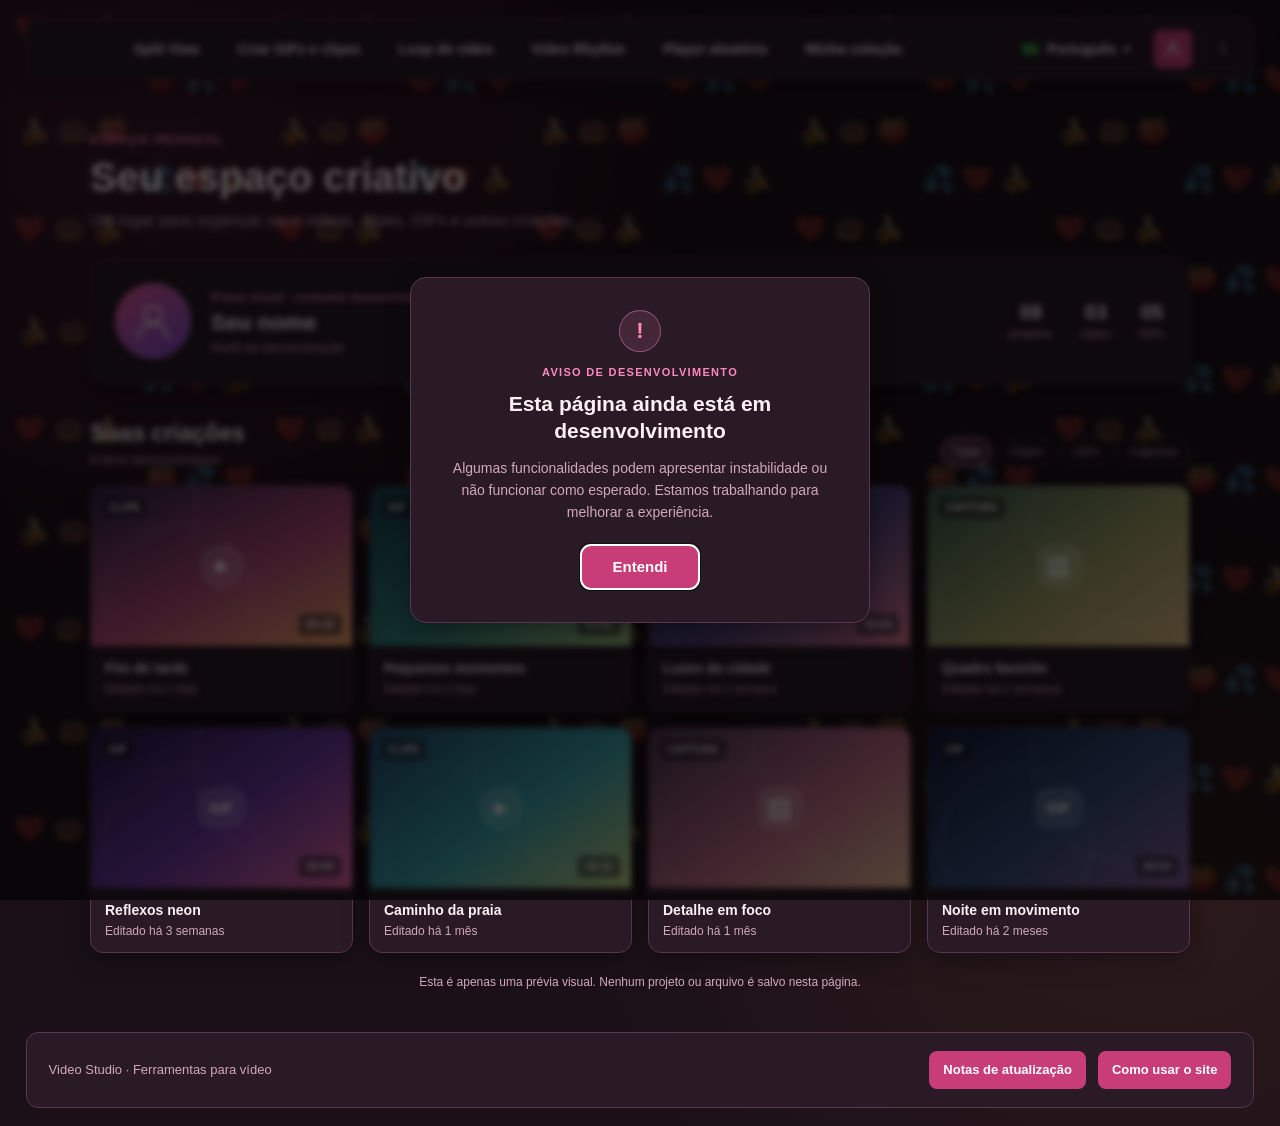
<file: perfil.html>
<!DOCTYPE html>
<html lang="pt-BR">

<head>
    <meta charset="UTF-8">
    <meta name="viewport" content="width=device-width, initial-scale=1.0">
    <title data-i18n="accountProfile.title">Meu perfil | Video Studio</title>
    <link rel="icon" type="image/svg+xml" href="favicon.svg">
    <link rel="stylesheet" href="teste-sincronizacao-v2.css">
</head>

<body data-theme="dark">
    <div class="background-decorations" aria-hidden="true"></div>

    <dialog
        id="developmentNotice"
        class="model-dialog development-notice"
        aria-labelledby="developmentNoticeTitle"
        aria-describedby="developmentNoticeMessage">
        <div class="development-notice-content">
            <span class="development-notice-icon" aria-hidden="true">!</span>
            <p class="development-notice-eyebrow" data-i18n="developmentNotice.eyebrow">Aviso de desenvolvimento</p>
            <h2 id="developmentNoticeTitle" data-i18n="developmentNotice.title">Esta página ainda está em desenvolvimento</h2>
            <p id="developmentNoticeMessage" data-i18n="developmentNotice.message">Algumas funcionalidades podem apresentar instabilidade ou não funcionar como esperado. Estamos trabalhando para melhorar a experiência.</p>
            <button id="closeDevelopmentNotice" class="creator-button development-notice-close" type="button" autofocus data-i18n="developmentNotice.close">Entendi</button>
        </div>
    </dialog>

    <nav class="site-nav" aria-label="Navegação principal" data-i18n-aria-label="nav.label">
        <div class="site-nav-links">
            <a href="index.html" data-i18n="nav.home">Início</a>
            <a href="funcionalidade.html" data-i18n="nav.creator">Criar GIF, clipe e print</a>
            <a href="pagina-3.html" data-i18n="nav.page3">Loop de vídeo</a>
            <a href="pagina-4.html" data-i18n="nav.page4">Video Rhythm</a>
            <a href="pagina-5.html" data-i18n="nav.page5">Player aleatório</a>
            <a href="modelos.html" data-i18n="nav.models">Modelos</a>
        </div>

        <div class="language-selector">
            <button id="languageButton" class="language-button" type="button" aria-haspopup="true" aria-expanded="false" aria-controls="languageMenu">
                <span id="languageFlag" aria-hidden="true">🇧🇷</span>
                <span id="languageName">Português</span>
                <span class="language-chevron" aria-hidden="true">▾</span>
            </button>
            <div id="languageMenu" class="language-menu" hidden>
                <button type="button" data-language="pt-BR"><span aria-hidden="true">🇧🇷</span><span data-i18n="language.portuguese">Português (Brasil)</span></button>
                <button type="button" data-language="en"><span aria-hidden="true">🇺🇸</span><span data-i18n="language.english">English</span></button>
            </div>
        </div>

        <a
            class="profile-nav-link"
            href="perfil.html"
            aria-current="page"
            data-i18n-aria-label="nav.profile"
            data-i18n-title="nav.profile">
            <svg viewBox="0 0 24 24" aria-hidden="true">
                <circle cx="12" cy="8" r="4"></circle>
                <path d="M4.5 21a7.5 7.5 0 0 1 15 0"></path>
            </svg>
        </a>

        <div class="site-settings-selector">
            <button id="siteSettingsButton" class="language-button site-settings-button" type="button" aria-haspopup="true" aria-expanded="false" aria-controls="siteSettingsMenu" data-i18n-aria-label="siteSettings.button" data-i18n-title="siteSettings.button">
                <span class="windows-icon" aria-hidden="true">&#xE713;</span>
            </button>
            <div id="siteSettingsMenu" class="site-settings-menu" hidden>
                <label class="settings-option">
                    <input type="checkbox" id="siteLightMode">
                    <span data-i18n="siteSettings.lightMode">Tema claro</span>
                </label>
            </div>
        </div>
    </nav>

    <main class="container account-profile-page">
        <header class="account-profile-heading">
            <p class="account-profile-eyebrow" data-i18n="accountProfile.eyebrow">ESPAÇO PESSOAL</p>
            <h1 data-i18n="accountProfile.heading">Seu espaço criativo</h1>
            <p data-i18n="accountProfile.description">Um lugar para organizar seus vídeos, clipes, GIFs e outras criações.</p>
        </header>

        <section class="account-profile-card" aria-label="Perfil demonstrativo" data-i18n-aria-label="accountProfile.summary">
            <div class="account-profile-avatar" aria-hidden="true">
                <svg viewBox="0 0 48 48">
                    <circle cx="24" cy="17" r="9"></circle>
                    <path d="M8 43a16 16 0 0 1 32 0"></path>
                </svg>
            </div>

            <div class="account-profile-identity">
                <span class="account-profile-preview" data-i18n="accountProfile.preview">Prévia visual · conteúdo demonstrativo</span>
                <h2 data-i18n="accountProfile.name">Seu nome</h2>
                <p data-i18n="accountProfile.member">Perfil de demonstração</p>
            </div>

            <div class="account-profile-stats" aria-label="Resumo demonstrativo">
                <div>
                    <strong>08</strong>
                    <span data-i18n="accountProfile.projectsCount">projetos</span>
                </div>
                <div>
                    <strong>03</strong>
                    <span data-i18n="accountProfile.clipsCount">clipes</span>
                </div>
                <div>
                    <strong>05</strong>
                    <span data-i18n="accountProfile.gifsCount">GIFs</span>
                </div>
            </div>
        </section>

        <section class="account-creations" aria-labelledby="accountCreationsHeading">
            <header class="account-creations-heading">
                <div>
                    <h2 id="accountCreationsHeading" data-i18n="accountProfile.creationsHeading">Suas criações</h2>
                    <p data-i18n="accountProfile.creationsCount">8 itens demonstrativos</p>
                </div>
                <div class="account-creation-filters" aria-hidden="true">
                    <span class="is-selected" data-i18n="accountProfile.filterAll">Tudo</span>
                    <span data-i18n="accountProfile.filterClips">Clipes</span>
                    <span data-i18n="accountProfile.filterGifs">GIFs</span>
                    <span data-i18n="accountProfile.filterImages">Capturas</span>
                </div>
            </header>

            <div class="account-project-grid">
                <article class="account-project-card">
                    <div class="account-project-poster poster-sunset" aria-hidden="true">
                        <span class="account-project-kind" data-i18n="accountProfile.kindClip">CLIPE</span>
                        <span class="account-project-play">▶</span>
                        <span class="account-project-duration" data-i18n="accountProfile.duration1">00:18</span>
                    </div>
                    <div class="account-project-details">
                        <h3 data-i18n="accountProfile.project1">Fim de tarde</h3>
                        <p data-i18n="accountProfile.date1">Editado há 2 dias</p>
                    </div>
                </article>

                <article class="account-project-card">
                    <div class="account-project-poster poster-moments" aria-hidden="true">
                        <span class="account-project-kind" data-i18n="accountProfile.kindGif">GIF</span>
                        <span class="account-project-gif">GIF</span>
                        <span class="account-project-duration" data-i18n="accountProfile.duration2">00:06</span>
                    </div>
                    <div class="account-project-details">
                        <h3 data-i18n="accountProfile.project2">Pequenos momentos</h3>
                        <p data-i18n="accountProfile.date2">Editado há 5 dias</p>
                    </div>
                </article>

                <article class="account-project-card">
                    <div class="account-project-poster poster-city" aria-hidden="true">
                        <span class="account-project-kind" data-i18n="accountProfile.kindClip">CLIPE</span>
                        <span class="account-project-play">▶</span>
                        <span class="account-project-duration" data-i18n="accountProfile.duration3">00:24</span>
                    </div>
                    <div class="account-project-details">
                        <h3 data-i18n="accountProfile.project3">Luzes da cidade</h3>
                        <p data-i18n="accountProfile.date3">Editado há 1 semana</p>
                    </div>
                </article>

                <article class="account-project-card">
                    <div class="account-project-poster poster-frame" aria-hidden="true">
                        <span class="account-project-kind" data-i18n="accountProfile.kindImage">CAPTURA</span>
                        <span class="account-project-photo-icon">▧</span>
                    </div>
                    <div class="account-project-details">
                        <h3 data-i18n="accountProfile.project4">Quadro favorito</h3>
                        <p data-i18n="accountProfile.date4">Editado há 2 semanas</p>
                    </div>
                </article>

                <article class="account-project-card">
                    <div class="account-project-poster poster-neon" aria-hidden="true">
                        <span class="account-project-kind" data-i18n="accountProfile.kindGif">GIF</span>
                        <span class="account-project-gif">GIF</span>
                        <span class="account-project-duration" data-i18n="accountProfile.duration4">00:09</span>
                    </div>
                    <div class="account-project-details">
                        <h3 data-i18n="accountProfile.project5">Reflexos neon</h3>
                        <p data-i18n="accountProfile.date5">Editado há 3 semanas</p>
                    </div>
                </article>

                <article class="account-project-card">
                    <div class="account-project-poster poster-coast" aria-hidden="true">
                        <span class="account-project-kind" data-i18n="accountProfile.kindClip">CLIPE</span>
                        <span class="account-project-play">▶</span>
                        <span class="account-project-duration" data-i18n="accountProfile.duration5">00:32</span>
                    </div>
                    <div class="account-project-details">
                        <h3 data-i18n="accountProfile.project6">Caminho da praia</h3>
                        <p data-i18n="accountProfile.date6">Editado há 1 mês</p>
                    </div>
                </article>

                <article class="account-project-card">
                    <div class="account-project-poster poster-flower" aria-hidden="true">
                        <span class="account-project-kind" data-i18n="accountProfile.kindImage">CAPTURA</span>
                        <span class="account-project-photo-icon">▧</span>
                    </div>
                    <div class="account-project-details">
                        <h3 data-i18n="accountProfile.project7">Detalhe em foco</h3>
                        <p data-i18n="accountProfile.date7">Editado há 1 mês</p>
                    </div>
                </article>

                <article class="account-project-card">
                    <div class="account-project-poster poster-night" aria-hidden="true">
                        <span class="account-project-kind" data-i18n="accountProfile.kindGif">GIF</span>
                        <span class="account-project-gif">GIF</span>
                        <span class="account-project-duration" data-i18n="accountProfile.duration6">00:04</span>
                    </div>
                    <div class="account-project-details">
                        <h3 data-i18n="accountProfile.project8">Noite em movimento</h3>
                        <p data-i18n="accountProfile.date8">Editado há 2 meses</p>
                    </div>
                </article>
            </div>
        </section>

        <p class="account-profile-note" data-i18n="accountProfile.note">
            Esta é apenas uma prévia visual. Nenhum projeto ou arquivo é salvo nesta página.
        </p>
    </main>

    <footer class="site-footer">
        <span data-i18n="footer.tagline">Video Studio · Ferramentas para vídeo</span>
        <a href="patch-notes.html" data-i18n="footer.notes">Notas de atualização</a>
        <a href="como-usar.html" data-i18n="footer.guide">Como usar o site</a>
    </footer>

    <script src="language.js"></script>
    <script src="development-notice.js"></script>
</body>

</html>
</file>
<file: teste-sincronizacao-v2.css>
/*==================================================
            TESTE DE SINCRONIZAÇÃO V2
==================================================*/

:root{

    --bg:#fff2f7;

    --panel:#fffafd;

    --panel2:#e94f91;

    --panel3:#f7a8c9;

    --border:#f2c4d8;

    --text:#54223b;

    --muted:#9b6c82;

    --blue:#d6337c;

    --cyan:#e94f91;

    --shadow:0 8px 25px rgba(157,48,99,.12);

    --page-glow-one:rgba(255,206,225,.7);

    --page-glow-two:rgba(255,222,192,.65);

    --range-track:#f0c4d7;

    --grid-scale:1;

}


body[data-theme="dark"]{

    color-scheme:dark;

    --bg:#1b1018;

    --panel:#291a25;

    --panel2:#c83d78;

    --panel3:#503044;

    --border:#59364b;

    --text:#fff0f6;

    --muted:#d2a8bc;

    --blue:#e85b99;

    --cyan:#ff89bf;

    --shadow:0 8px 25px rgba(0,0,0,.35);

    --page-glow-one:rgba(133,42,84,.28);

    --page-glow-two:rgba(107,63,42,.22);

    --range-track:#59364b;

}


*{

    margin:0;

    padding:0;

    box-sizing:border-box;

}


body{

    min-height:100vh;

    overflow-x:hidden;

    background:
        radial-gradient(ellipse at 12% 10%, var(--page-glow-one), transparent 38%),
        radial-gradient(ellipse at 90% 80%, var(--page-glow-two), transparent 35%),
        var(--bg);

    color:var(--text);

    transition:background-color .25s ease, color .25s ease;

    font-family:
        Segoe UI,
        Tahoma,
        Geneva,
        Verdana,
        sans-serif;

}


body.home-page{

    display:flex;

    flex-direction:column;

    min-height:100vh;

}


body.home-page .container{

    flex:1;

}


.background-decorations{

    position:fixed;

    inset:0;

    z-index:0;

    background-image:url("data:image/svg+xml,%3Csvg xmlns='http://www.w3.org/2000/svg' width='260' height='200'%3E%3Ctext x='14' y='38' font-family='Segoe UI Emoji, sans-serif' font-size='26'%3E%E2%9D%A4%EF%B8%8F%20%F0%9F%8D%A9%20%F0%9F%8D%8C%3C/text%3E%3Ctext x='145' y='88' font-family='Segoe UI Emoji, sans-serif' font-size='26'%3E%F0%9F%8D%91%20%F0%9F%92%A6%20%E2%9D%A4%EF%B8%8F%3C/text%3E%3Ctext x='18' y='140' font-family='Segoe UI Emoji, sans-serif' font-size='26'%3E%F0%9F%8D%8C%20%F0%9F%8D%A9%20%F0%9F%8D%91%3C/text%3E%3Ctext x='142' y='188' font-family='Segoe UI Emoji, sans-serif' font-size='26'%3E%F0%9F%92%A6%20%E2%9D%A4%EF%B8%8F%20%F0%9F%8D%8C%3C/text%3E%3C/svg%3E");

    background-repeat:repeat;

    background-size:260px 200px;

    pointer-events:none;

    opacity:.34;

    animation:background-drift 75s linear infinite;

}


@keyframes background-drift{

    from{

        background-position:0 0;

    }

    to{

        background-position:260px 200px;

    }

}


@media(prefers-reduced-motion:reduce){

    .background-decorations{

        animation:none;

    }

}


.container{

    position:relative;

    z-index:1;

    width:min(1700px,96%);

    margin:35px auto;

}

.container.speed-menu-open{

    z-index:2;

}


.site-nav{

    position:relative;

    z-index:60;

    display:flex;

    justify-content:center;

    align-items:center;

    flex-wrap:wrap;

    gap:10px;

    width:min(1700px,96%);

    margin:18px auto 0;

    padding:10px;

    border:1px solid var(--border);

    border-radius:12px;

    background:var(--panel);

    box-shadow:var(--shadow);

}


.site-nav a{

    padding:9px 16px;

    border-radius:8px;

    color:var(--text);

    font-size:14px;

    font-weight:600;

    text-decoration:none;

    transition:background-color .2s ease, color .2s ease;

}


.site-nav-links{

    display:flex;

    flex:1;

    justify-content:center;

    align-items:center;

    flex-wrap:wrap;

    gap:6px;

}


.language-selector{

    position:relative;

    margin-left:auto;

}

.site-settings-selector{

    position:relative;

    flex:0 0 auto;

}


.site-settings-button{

    width:40px;

    padding:8px;

}

.site-settings-button .windows-icon{

    margin-right:0;

}


.site-settings-menu{

    position:absolute;

    top:calc(100% + 8px);

    right:0;

    z-index:50;

    width:220px;

    padding:12px;

    border:1px solid var(--border);

    border-radius:10px;

    background:var(--panel);

    box-shadow:var(--shadow);

}


.site-settings-menu[hidden]{

    display:none;

}


.site-settings-menu .settings-option{

    font-size:14px;

}


.language-button,
.language-menu button{

    display:flex;

    justify-content:center;

    align-items:center;

    gap:8px;

    min-height:40px;

    padding:8px 12px;

    border:1px solid var(--border);

    border-radius:8px;

    background:var(--panel);

    color:var(--text);

    font-family:inherit;

    font-size:14px;

    font-weight:600;

    cursor:pointer;

}


.language-button:hover,
.language-menu button:hover{

    background:var(--panel2);

    color:white;

}


.language-chevron{

    font-size:11px;

}


.language-menu{

    position:absolute;

    top:calc(100% + 8px);

    right:0;

    z-index:40;

    display:grid;

    gap:4px;

    min-width:190px;

    padding:6px;

    border:1px solid var(--border);

    border-radius:10px;

    background:var(--panel);

    box-shadow:var(--shadow);

}


.language-menu[hidden]{

    display:none;

}


.language-menu button{

    justify-content:flex-start;

    width:100%;

    border:0;

    font-weight:500;

    text-align:left;

}


.site-nav a:hover,
.site-nav a[aria-current="page"]{

    background:var(--panel2);

    color:white;

}


.model-card[data-rarity="mythic"]{

    border-color:#f4f2ff;

    box-shadow:0 0 16px 3px rgba(244,242,255,.58);

}


.model-card[data-rarity="legendary"]{

    border-color:#ffd84d;

    box-shadow:0 0 16px 3px rgba(255,216,77,.55);

}


.model-card[data-rarity="epic"]{

    border-color:#bd75ff;

    box-shadow:0 0 16px 3px rgba(189,117,255,.52);

}


.model-card[data-rarity="rare"]{

    border-color:#42a5ff;

}


.model-card[data-rarity="uncommon"]{

    border-color:#58cc78;

}


.model-card[data-rarity="common"]{

    border-color:#9299a3;

}


.model-card-actions{

    position:absolute;

    top:8px;

    right:8px;

    z-index:3;

}

.model-edit-button{

    position:relative;

    width:32px;

    height:32px;

    border:1px solid rgba(255,255,255,.25);

    border-radius:50%;

    background:rgba(20,16,24,.62);

    color:white;

    font-size:11px;

    letter-spacing:1px;

    cursor:pointer;

    opacity:.78;

    transition:background-color .2s ease, opacity .2s ease;

}


.model-edit-button:hover,
.model-edit-button:focus-visible{

    background:rgba(20,16,24,.9);

    opacity:1;

}

.model-card-menu{

    position:absolute;

    top:38px;

    right:0;

    display:grid;

    min-width:130px;

    overflow:hidden;

    border:1px solid var(--border);

    border-radius:8px;

    background:var(--panel);

    box-shadow:var(--shadow);

}

.model-card-menu[hidden]{

    display:none;

}

.model-card-menu button{

    padding:9px 12px;

    border:0;

    background:transparent;

    color:var(--text);

    text-align:left;

    cursor:pointer;

}

.model-card-menu button:hover,
.model-card-menu button:focus-visible{

    background:var(--panel2);

}

.model-card-menu .model-card-delete{

    color:#ff7777;

}


.creator-panel{

    width:min(1500px,100%);

    margin:0 auto;

    padding:clamp(18px,4vw,36px);

    border:1px solid var(--border);

    border-radius:16px;

    background:var(--panel);

    box-shadow:var(--shadow);

}


.loop-panel{

    width:min(1500px,100%);

    margin:0 auto;

    padding:clamp(18px,4vw,36px);

    border:1px solid var(--border);

    border-radius:16px;

    background:var(--panel);

    box-shadow:var(--shadow);

}


.loop-file-controls{

    display:flex;

    justify-content:center;

    align-items:center;

    flex-wrap:wrap;

    gap:12px;

}


.loop-file-controls .settings-selector{

    position:relative;

}


.loop-export-duration{

    display:flex;

    flex-direction:column;

    gap:8px;

    width:min(320px,100%);

    margin:24px auto 0;

    color:var(--muted);

    font-size:13px;

}


.loop-export-duration input{

    width:100%;

    padding:10px 12px;

    border:1px solid var(--border);

    border-radius:8px;

    background:var(--panel);

    color:var(--text);

    font:inherit;

}


.loop-export-duration input:disabled{

    cursor:not-allowed;

    opacity:.6;

}


.loop-file-controls .loop-settings-menu{

    top:calc(100% + 10px);

    right:0;

    bottom:auto;

}


.loop-reverse-canvas{

    position:absolute;

    z-index:1;

    display:none;

    inset:0;

    width:100%;

    height:100%;

    max-width:none;

    max-height:none;

    object-fit:contain;

    pointer-events:none;

}


.loop-preview.is-reversing .loop-reverse-canvas{

    display:block;

}


.creator-button{

    display:inline-flex;

    justify-content:center;

    align-items:center;

    gap:9px;

    min-height:46px;

    padding:0 20px;

    border:1px solid transparent;

    border-radius:10px;

    background:var(--panel2);

    color:white;

    font-family:inherit;

    font-size:15px;

    font-weight:600;

    cursor:pointer;

    transition:background-color .2s ease, transform .2s ease, opacity .2s ease;

}


.creator-button:not(:disabled):hover{

    background:var(--blue);

    transform:translateY(-2px);

}


.creator-button:disabled{

    opacity:.45;

    cursor:not-allowed;

}


.creator-select{

    display:flex;

    margin:0 auto;

}


.creator-file-name{

    min-height:22px;

    margin:12px 0 22px;

    overflow:hidden;

    color:var(--muted);

    text-align:center;

    text-overflow:ellipsis;

    white-space:nowrap;

}


.creator-preview{

    position:relative;

    display:flex;

    justify-content:center;

    align-items:center;

    width:100%;

    min-height:220px;

    overflow:hidden;

    border:1px solid var(--border);

    border-radius:12px;

    background:#100b0f;

}


.gif-progress-overlay{

    position:absolute;

    z-index:2;

    inset:0;

    display:flex;

    justify-content:center;

    align-items:center;

    padding:24px;

    background:rgba(10,8,12,.78);

    backdrop-filter:blur(4px);

}


.gif-progress-overlay[hidden]{

    display:none;

}


.gif-progress-content{

    display:flex;

    flex-direction:column;

    align-items:center;

    gap:14px;

    width:min(100%,420px);

    color:#fff;

    text-align:center;

}


.gif-progress-content progress{

    width:100%;

    height:14px;

    accent-color:var(--cyan);

}


.gif-progress-content span{

    color:rgba(255,255,255,.8);

    font-size:14px;

}


.creator-preview video{

    display:none;

    width:100%;

    max-height:min(62vh,620px);

    object-fit:contain;

}


.creator-preview.has-video video{

    display:block;

}


.creator-empty-state{

    position:absolute;

    inset:0;

    display:flex;

    flex-direction:column;

    align-items:center;

    gap:14px;

    padding:45px 20px;

    color:var(--muted);

    text-align:center;

}


.creator-preview.has-video .creator-empty-state{

    display:none;

}


.creator-empty-state[hidden]{

    display:none;

}


.creator-empty-icon{

    color:var(--cyan);

    font-family:"Segoe Fluent Icons","Segoe MDL2 Assets",sans-serif;

    font-size:42px;

}


.trim-editor{

    margin-top:28px;

}


.trim-heading,
.trim-times{

    display:flex;

    justify-content:space-between;

    align-items:center;

    gap:12px;

}


.trim-heading h2{

    font-size:17px;

}


.trim-heading span,
.trim-times{

    color:var(--muted);

    font-size:13px;

}


.trim-viewport{

    overflow-x:auto;

    overflow-y:hidden;

    margin:18px 14px 8px;

    overscroll-behavior-x:contain;

}


.trim-timeline{

    position:relative;

    height:72px;

    width:100%;

}

.trim-filmstrip{

    position:absolute;

    top:0;

    bottom:0;

    left:0;

    display:grid;

    grid-template-columns:repeat(var(--filmstrip-columns, 32),minmax(0,1fr));

    overflow:hidden;

    border:1px solid var(--border);

    border-radius:8px;

    background:var(--panel2);

}

.trim-filmstrip-frame{

    min-width:0;

    background-position:center;

    background-size:cover;

}


.trim-track,
.trim-selection{

    position:absolute;

    top:33px;

    height:6px;

    border-radius:20px;

}


.trim-track{

    right:0;

    left:0;

    background:var(--range-track);

    opacity:.8;

}


.trim-selection{

    left:0;

    width:100%;

    z-index:1;

    top:0;

    height:72px;

    box-sizing:border-box;

    border:2px solid var(--cyan);

    border-radius:8px;

    background:rgba(34,211,238,.18);

    box-shadow:0 0 0 1000px rgba(0,0,0,.4);

    pointer-events:none;

}

.trim-playhead{

    position:absolute;

    top:0;

    bottom:0;

    z-index:4;

    width:2px;

    transform:translateX(-1px);

    transition:left .04s linear;

    background:#fff;

    box-shadow:0 0 8px rgba(0,0,0,.8),0 0 10px var(--cyan);

    pointer-events:none;

}

.trim-playhead[hidden]{

    display:none;

}

.trim-playhead span{

    position:absolute;

    top:0;

    left:50%;

    width:10px;

    height:10px;

    transform:translate(-50%,-25%);

    border:2px solid #fff;

    border-radius:50%;

    background:var(--cyan);

    box-shadow:0 0 8px rgba(0,0,0,.6);

}


.trim-handle{

    position:absolute;

    top:0;

    left:0;

    z-index:2;

    width:100%;

    height:72px !important;

    margin:0;

    appearance:none;

    background:transparent !important;

    pointer-events:none;

}


.trim-handle::-webkit-slider-thumb{

    width:28px !important;

    height:28px !important;

    border:3px solid var(--panel);

    background:var(--blue) !important;

    box-shadow:0 0 0 2px var(--cyan);

    pointer-events:auto;

}


.trim-start::-webkit-slider-thumb{

    background:var(--blue) !important;

    box-shadow:0 0 0 2px var(--blue);

}


.trim-end::-webkit-slider-thumb{

    background:var(--cyan) !important;

    box-shadow:0 0 0 2px var(--cyan);

}


.trim-handle::-moz-range-thumb{

    width:22px;

    height:22px;

    border:3px solid var(--panel);

    border-radius:50%;

    background:var(--blue);

    box-shadow:0 0 0 2px var(--cyan);

    pointer-events:auto;

}


.trim-start::-moz-range-thumb{

    background:var(--blue);

    box-shadow:0 0 0 2px var(--blue);

}


.trim-end::-moz-range-thumb{

    background:var(--cyan);

    box-shadow:0 0 0 2px var(--cyan);

}


.timeline-zoom-editor{

    margin-top:24px;

}


.timeline-zoom-heading{

    display:flex;

    justify-content:space-between;

    align-items:center;

    gap:12px;

    margin-bottom:10px;

    color:var(--muted);

    font-size:13px;

}


.timeline-zoom-heading label{

    color:var(--text);

    font-weight:600;

}


.timeline-zoom-heading output{

    font-variant-numeric:tabular-nums;

}


.timeline-zoom-slider{

    width:100%;

    cursor:pointer;

}


.timeline-zoom-slider:disabled{

    cursor:not-allowed;

}


.trim-handle:disabled{

    cursor:not-allowed;

}


.trim-times strong{

    color:var(--text);

    font-variant-numeric:tabular-nums;

}

.timeline-frame-settings-toggle{

    min-height:36px;

    margin-top:12px;

    padding:0 12px;

    border:1px solid var(--border);

    border-radius:8px;

    background:var(--panel2);

    color:var(--muted);

    font:inherit;

    font-size:12px;

    cursor:pointer;

}

.timeline-frame-settings-toggle:hover,
.timeline-frame-settings-toggle:focus-visible{

    border-color:var(--cyan);

    color:var(--text);

}

.timeline-frame-settings{

    display:grid;

    gap:8px;

    margin-top:12px;

    padding:12px;

    border:1px solid var(--border);

    border-radius:8px;

    background:var(--panel2);

}

.timeline-frame-settings[hidden]{

    display:none;

}

.timeline-frame-settings label{

    color:var(--muted);

    font-size:12px;

}

.timeline-frame-skip-control{

    display:flex;

    align-items:center;

    gap:12px;

}

.timeline-frame-skip-control input{

    flex:1;

    min-width:0;

}

.timeline-frame-skip-control output{

    min-width:34px;

    color:var(--text);

    font-size:13px;

    font-variant-numeric:tabular-nums;

    text-align:right;

}


.creator-actions{

    display:flex;

    justify-content:center;

    flex-wrap:wrap;

    gap:12px;

    margin-top:30px;

}

.gif-action-group{

    display:flex;

    flex-wrap:wrap;

    justify-content:center;

    gap:12px;

}

.clip-action-group{

    display:flex;

    flex-wrap:wrap;

    justify-content:center;

    gap:12px;

}

.creator-actions .creator-button[hidden]{

    display:none;

}

.creator-cancel-selection{

    border-color:var(--border);

    background:var(--panel2);

    color:var(--muted);

}

.creator-cancel-selection:not(:disabled):hover{

    border-color:var(--cyan);

    color:var(--text);

}


.creator-status{

    min-height:20px;

    margin-top:18px;

    color:var(--muted);

    font-size:13px;

    text-align:center;

}


.creator-export-note{

    margin-top:14px;

    color:var(--muted);

    font-size:12px;

    text-align:center;

}


.patch-notes{

    display:grid;

    grid-template-columns:repeat(auto-fit,minmax(min(100%,280px),1fr));

    gap:18px;

}


.patch-note{

    padding:24px;

    border:1px solid var(--border);

    border-radius:14px;

    background:var(--panel);

    box-shadow:var(--shadow);

}


.patch-note h2{

    margin-bottom:14px;

    color:var(--cyan);

    font-size:19px;

}


.patch-version{

    display:inline-block;

    margin-bottom:5px;

    color:var(--text);

    font-size:14px;

    font-weight:700;

}


.patch-date{

    display:block;

    margin-bottom:12px;

    color:var(--muted);

    font-size:12px;

}


.patch-note ul{

    display:grid;

    gap:11px;

    padding-left:20px;

    color:var(--muted);

    line-height:1.55;

}


.models-toolbar{

    display:flex;

    justify-content:space-between;

    align-items:center;

    flex-wrap:wrap;

    gap:12px;

    margin:-14px 0 22px;

}

.models-toolbar-actions{

    display:flex;

    align-items:center;

    flex-wrap:wrap;

    gap:8px;

}

.models-page-settings{

    position:relative;

}

.models-page-settings-button{

    display:flex;

    align-items:center;

    gap:8px;

}

.models-page-settings-menu{

    position:absolute;

    top:calc(100% + 8px);

    right:0;

    z-index:50;

    width:min(280px,calc(100vw - 32px));

    padding:13px;

    border:1px solid var(--border);

    border-radius:10px;

    background:var(--panel);

    box-shadow:var(--shadow);

}

.models-page-settings-menu[hidden]{

    display:none;

}

.models-collections-menu{

    display:grid;

    gap:6px;

}

.models-collections-menu[hidden]{

    display:none;

}

.models-collection-option{

    width:100%;

    min-height:38px;

    padding:7px 10px;

    border:1px solid transparent;

    border-radius:7px;

    background:transparent;

    color:var(--text);

    font:inherit;

    text-align:left;

    cursor:pointer;

}

.models-collection-option:hover,
.models-collection-option[aria-pressed="true"]{

    border-color:var(--border);

    background:var(--panel2);

}

.models-page-settings-menu .settings-option{

    align-items:flex-start;

    font-size:13px;

    line-height:1.45;

}

.models-page-settings-menu .settings-option input{

    flex:0 0 auto;

    margin-top:1px;

}


.models-transfer-actions{

    display:flex;

    flex-wrap:wrap;

    gap:8px;

}


.models-test-button{

    min-height:42px;

    padding:0 14px;

    border:1px solid var(--border);

    border-radius:9px;

    background:var(--panel);

    color:var(--text);

    font:inherit;

    font-size:13px;

    font-weight:600;

    cursor:pointer;

    transition:background-color .2s ease, border-color .2s ease, opacity .2s ease;

}


.models-test-button:not(:disabled):hover{

    border-color:var(--cyan);

    background:var(--panel2);

}


.models-test-button:disabled{

    opacity:.5;

    cursor:not-allowed;

}


.models-test-delete{

    color:#ff9aa7;

}


.models-test-status{

    margin:-10px 0 18px;

    color:var(--muted);

    font-size:13px;

}


.models-test-status.is-error{

    color:#ff8a9a;

}


.model-dialog{

    width:min(480px,calc(100% - 32px));

    max-height:calc(100% - 32px);

    margin:auto;

    padding:26px;

    border:1px solid var(--border);

    border-radius:16px;

    background:var(--panel);

    color:var(--text);

    box-shadow:var(--shadow);

}


.model-dialog::backdrop{

    background:rgba(0,0,0,.65);

    backdrop-filter:blur(3px);

}

.development-notice{

    width:min(460px,calc(100% - 32px));

    padding:0;

    overflow:hidden;

}

.development-notice-content{

    display:grid;

    justify-items:center;

    gap:12px;

    padding:32px;

    text-align:center;

}

.development-notice-icon{

    display:grid;

    width:42px;

    height:42px;

    place-items:center;

    border:1px solid color-mix(in srgb,var(--cyan),transparent 55%);

    border-radius:50%;

    background:color-mix(in srgb,var(--cyan),transparent 88%);

    color:var(--cyan);

    font-size:22px;

    font-weight:700;

}

.development-notice-eyebrow{

    margin:2px 0 0;

    color:var(--cyan);

    font-size:11px;

    font-weight:700;

    letter-spacing:.12em;

}

.development-notice-content h2{

    margin:0;

    color:var(--text);

    font-size:21px;

    line-height:1.3;

}

.development-notice-content > p:last-of-type{

    margin:0;

    color:var(--muted);

    font-size:14px;

    line-height:1.6;

}

.development-notice-close{

    min-width:120px;

    margin-top:8px;

}

.model-confirm-dialog{

    width:min(420px,calc(100% - 32px));

}

.model-confirm-dialog p{

    margin:0;

    color:var(--text);

    line-height:1.55;

}

.models-confirm-delete{

    min-height:44px;

    padding:0 16px;

    border:1px solid #ff707d;

    border-radius:9px;

    background:#b83345;

    color:white;

    font:inherit;

    font-weight:600;

    cursor:pointer;

}

.models-confirm-delete:hover,
.models-confirm-delete:focus-visible{

    background:#d64255;

}

.models-confirm-delete:disabled{

    cursor:wait;

    opacity:.65;

}

.models-drag-hint{

    margin:8px 0 16px;

    color:var(--muted);

    font-size:13px;

}


.model-form{

    display:grid;

    gap:12px;

}


.model-form-heading,
.model-form-actions{

    display:flex;

    justify-content:space-between;

    align-items:center;

    gap:12px;

}


.model-form-heading{

    margin-bottom:8px;

}


.model-form-heading h2{

    color:var(--cyan);

    font-size:21px;

}


.model-dialog-close{

    width:38px;

    height:38px;

    border:1px solid var(--border);

    border-radius:8px;

    background:var(--panel2);

    color:white;

    font-size:24px;

    cursor:pointer;

}


.model-form label{

    font-size:14px;

    font-weight:600;

}


.model-form input,
.model-form select,
.model-form textarea{

    width:100%;

    min-height:44px;

    padding:9px 11px;

    border:1px solid var(--border);

    border-radius:8px;

    background:var(--bg);

    color:var(--text);

    font:inherit;

}


.model-form input[type="file"]{

    padding:7px;

}

.model-form textarea{

    resize:vertical;

}

.model-tag-presets{

    display:grid;

    gap:8px;

}

.model-tag-presets-toggle{

    justify-self:start;

}

.model-tag-presets-list{

    display:flex;

    flex-wrap:wrap;

    gap:8px;

}

.model-tag-presets-list[hidden]{

    display:none;

}

.model-tag-preset{

    min-height:34px;

    padding:5px 11px;

    border:1px solid var(--border);

    border-radius:999px;

    background:var(--panel);

    color:var(--text);

    font:inherit;

    font-size:12px;

    font-weight:600;

    cursor:pointer;

}

.model-tag-preset[aria-pressed="true"]{

    border-color:var(--cyan);

    background:var(--panel2);

    color:white;

}

.model-links-editor{

    display:grid;

    gap:10px;

    min-width:0;

    padding:12px;

    border:1px solid var(--border);

    border-radius:9px;

}

.model-links-editor legend{

    padding:0 6px;

    color:var(--muted);

    font-size:13px;

    font-weight:600;

}

.model-link-row{

    display:grid;

    grid-template-columns:minmax(0,1fr) minmax(0,1.4fr) 38px;

    gap:8px;

    align-items:center;

}

#modelLinks{

    display:grid;

    gap:8px;

}

.model-link-remove{

    width:38px;

    height:38px;

    border:1px solid var(--border);

    border-radius:8px;

    background:var(--panel2);

    color:var(--text);

    font-size:21px;

    cursor:pointer;

}


.model-photo-help{

    margin-top:-6px;

    color:var(--muted);

    font-size:12px;

}


.model-form-status,
.models-page-status{

    color:var(--cyan);

    font-size:14px;

    line-height:1.5;

}


.model-form-status.is-error,
.models-page-status{

    color:#ff8a9a;

}


.model-form-actions{

    justify-content:flex-end;

    margin-top:8px;

}


.model-form-cancel{

    min-height:44px;

    padding:0 16px;

    border:1px solid var(--border);

    border-radius:9px;

    background:transparent;

    color:var(--text);

    font:inherit;

    cursor:pointer;

}


.model-rarity-groups{

    display:grid;

    gap:4px;

    padding:0 20px 12px;

}


.model-rarity-group{

    padding:12px 0 18px;

    border-bottom:1px solid var(--border);

}

.model-rarity-heading{

    margin:0 0 12px;

    color:var(--muted);

    font-size:15px;

    font-weight:600;

}


.model-rarity-group:last-child{

    border-bottom:0;

}


.model-rarity-group .model-cards{

    padding:0;

    display:flex;

    flex-wrap:wrap;

    justify-content:flex-start;

    gap:18px;

}


.model-photo-frame{

    position:relative;

    width:100%;

    height:275px;

    flex:0 0 275px;

    overflow:hidden;

}

.sad-face-placeholder{

    display:flex;

    flex-direction:column;

    align-items:center;

    justify-content:center;

    gap:10px;

    background:radial-gradient(ellipse at center,var(--panel3),var(--panel2) 72%);

    color:var(--cyan);

}

.sad-face-placeholder svg{

    display:block;

    width:min(42%,110px);

    aspect-ratio:1;

    overflow:visible;

    fill:none;

    stroke:currentColor;

    stroke-linecap:round;

    stroke-linejoin:round;

    stroke-width:5;

    filter:drop-shadow(0 4px 12px rgba(0,0,0,.2));

}

.sad-face-placeholder .sad-face-eye{

    fill:currentColor;

    stroke:none;

}

.sad-face-label{

    color:var(--muted);

    font-size:13px;

    font-weight:600;

    letter-spacing:.03em;

    text-align:center;

}

.model-photo-frame .sad-face-label{

    font-size:12px;

}

.model-photo-frame.is-gif-preview-pending{

    display:grid;

    place-items:center;

    background:var(--panel3);

}

.model-photo-frame.is-gif-preview-pending::after{

    content:"GIF";

    display:grid;

    width:48px;

    height:48px;

    place-items:center;

    border:1px solid rgba(255,255,255,.32);

    border-radius:14px;

    background:rgba(255,255,255,.14);

    color:var(--text);

    font-size:15px;

    font-weight:800;

    letter-spacing:.06em;

}

.model-photo-frame.is-gif-preview-pending .model-photo{

    display:none;

}

.model-photo-crop-editor{

    display:grid;

    justify-items:start;

    gap:9px;

    padding:13px;

    border:1px solid var(--border);

    border-radius:10px;

    background:var(--panel2);

}

.model-photo-crop-editor[hidden]{

    display:none;

}

.model-photo-crop-editor h3{

    color:var(--cyan);

    font-size:15px;

}

.model-photo-crop-stage{

    position:relative;

    width:min(320px,100%);

    height:280px;

    overflow:hidden;

    border:1px solid var(--border);

    border-radius:8px;

    background:var(--bg);

}

.model-photo-crop-stage img{

    display:block;

    position:absolute;

    user-select:none;

    pointer-events:none;

}

.model-photo-crop-selection{

    position:absolute;

    border:2px solid var(--cyan);

    background:rgba(69,205,220,.08);

    box-shadow:0 0 0 999px rgba(0,0,0,.48);

    cursor:move;

    touch-action:none;

}

.model-photo-crop-selection:active{

    cursor:grabbing;

}

.model-photo-crop-editor input[type="range"]{

    width:min(300px,100%);

}

.model-photo{

    position:absolute;

    display:block;

    max-width:none;

    object-fit:fill;

    transform:translate(-50%,-50%) scale(var(--photo-zoom,1)) translate(var(--photo-pan-x,0px),var(--photo-pan-y,0px));

    transition:transform .28s cubic-bezier(.2,.8,.2,1);

}

.model-card:hover:not(.is-dragging) .model-photo,
.model-card:focus-within:not(.is-dragging) .model-photo{

transform:translate(-50%,-50%) scale(calc(1.07 * var(--photo-zoom,1))) translate(
        calc(var(--photo-pan-x,0px) + var(--model-image-x,0px)),
        calc(var(--photo-pan-y,0px) + var(--model-image-y,0px))
    );

}

.model-card-profile{

    display:flex;

    flex:1;

    flex-direction:column;

    min-width:0;

    color:inherit;

    text-decoration:none;

}

.model-card-profile:focus-visible{

    outline:2px solid var(--cyan);

    outline-offset:-3px;

}


.model-name-row{

    position:relative;

    display:flex;

    justify-content:center;

    align-items:center;

    height:53px;

    min-height:53px;

    overflow:hidden;

    padding:6px 44px 6px 12px;

}


.model-card h2{

    display:-webkit-box;

    overflow:hidden;

    overflow-wrap:anywhere;

    font-weight:500;

    line-height:1.25;

    -webkit-box-orient:vertical;

    -webkit-line-clamp:2;

}


.model-copy-button{

    position:absolute;

    right:8px;

    bottom:8px;

    z-index:2;

    width:26px;

    height:26px;

    border:1px solid transparent;

    border-radius:7px;

    background:transparent;

    color:var(--muted);

    font:inherit;

    font-size:14px;

    opacity:.55;

    cursor:pointer;

    transition:background-color .2s ease, border-color .2s ease, color .2s ease, opacity .2s ease;

}


.model-copy-button:hover,
.model-copy-button:focus-visible{

    border-color:var(--border);

    background:var(--blue);

    color:white;

    opacity:1;

}


.model-categories{

    display:grid;

    gap:14px;

}


.model-category{

    overflow:hidden;

    border:1px solid var(--border);

    border-radius:14px;

    background:var(--panel);

    box-shadow:var(--shadow);

}


.model-category summary{

    padding:18px 22px;

    color:var(--cyan);

    font-size:17px;

    font-weight:700;

    cursor:pointer;

}


.model-category[open] summary{

    border-bottom:1px solid var(--border);

}


.model-cards{

    display:flex;

    flex-wrap:wrap;

    justify-content:flex-start;

    gap:18px;

    padding:20px;

}

.model-category.is-drop-target,
.model-rarity-group.is-drop-target{

    outline:2px dashed var(--cyan);

    outline-offset:-4px;

    background:rgba(69,205,220,.08);

}


.model-card{

    position:relative;

    display:flex;

    flex:0 0 220px;

    flex-direction:column;

    width:220px;

    height:330px;

    max-width:100%;

    overflow:hidden;

    border:1px solid var(--border);

    border-radius:12px;

    background:var(--panel2);

    text-align:center;

    transition:transform .18s ease, border-color .18s ease, box-shadow .18s ease;

}

.model-card:hover:not(.is-dragging),
.model-card:focus-within:not(.is-dragging){

    z-index:2;

    transform:scale(1.025);

    border-color:var(--cyan);

    box-shadow:0 10px 24px rgba(0,0,0,.24);

}

.model-card{

    cursor:grab;

}

.model-card:active{

    cursor:grabbing;

}

.model-card.is-dragging{

    cursor:grabbing;

    opacity:.4;

}

.model-card.is-pointer-dragging{

    opacity:.96;

    transform:scale(1.035);

    box-shadow:0 18px 40px rgba(0,0,0,.4);

    transition:none;

}

.model-card-placeholder{

    flex:0 0 auto;

    box-sizing:border-box;

    border:2px dashed color-mix(in srgb,var(--cyan),transparent 25%);

    border-radius:12px;

    background:color-mix(in srgb,var(--cyan),transparent 90%);

    transition:border-color .16s ease, background .16s ease, box-shadow .16s ease;

}

.model-card-placeholder.drop-before{

    border-color:var(--cyan);

    box-shadow:inset 4px 0 var(--cyan);

}

.model-card-placeholder.drop-after{

    border-color:var(--cyan);

    box-shadow:inset -4px 0 var(--cyan);

}

.model-card.is-swap-target{

    outline:3px solid var(--cyan);

    outline-offset:3px;

    box-shadow:0 0 24px color-mix(in srgb,var(--cyan),transparent 45%);

    transform:scale(1.035);

}

@media (prefers-reduced-motion: reduce){

    .model-card{

        transition:none;

    }

    .model-card:hover:not(.is-dragging),
    .model-card:focus-within:not(.is-dragging){

        transform:none;

    }

    .model-card-placeholder{

        transition:none;

    }

    .model-photo{

        transform:translate(-50%,-50%) scale(var(--photo-zoom,1)) translate(var(--photo-pan-x,0px),var(--photo-pan-y,0px));

        transition:none;

    }

}

.profile-page{

    padding-top:24px;

}

.profile-back{

    display:inline-flex;

    min-height:42px;

    align-items:center;

    margin-bottom:18px;

    color:var(--cyan);

    font-weight:600;

    text-decoration:none;

}

.profile-back:hover,
.profile-back:focus-visible{

    text-decoration:underline;

}

.model-profile{

    position:relative;

    display:grid;

    grid-template-columns:minmax(0,1fr) minmax(0,1fr);

    max-width:820px;

    min-height:420px;

    overflow:hidden;

    margin:0 auto 36px;

    border:1px solid var(--border);

    border-radius:18px;

    background:var(--panel);

    box-shadow:var(--shadow);

}

.profile-edit-button{

    position:absolute;

    top:12px;

    right:12px;

    z-index:2;

    display:flex;

    width:32px;

    height:32px;

    align-items:center;

    justify-content:center;

    border:1px solid transparent;

    border-radius:50%;

    background:rgba(20,16,24,.28);

    color:rgba(255,255,255,.72);

    font-size:14px;

    letter-spacing:2px;

    cursor:pointer;

    opacity:.55;

    transition:background-color .2s ease, border-color .2s ease, opacity .2s ease;

}

.profile-edit-button:hover,
.profile-edit-button:focus-visible{

    border-color:var(--border);

    background:rgba(20,16,24,.72);

    opacity:1;

}

.profile-edit-button[hidden]{

    display:none;

}

.profile-photo{

    position:absolute;

    display:block;

    max-width:none;

    object-fit:fill;

    transform:translate(-50%,-50%) scale(var(--photo-zoom,1)) translate(var(--photo-pan-x,0px),var(--photo-pan-y,0px));

}

.profile-photo-frame{

    position:relative;

    min-width:0;

    min-height:420px;

    overflow:hidden;

}

.profile-photo-placeholder{

    width:100%;

    height:100%;

    min-height:420px;

}

.profile-photo[hidden],
.profile-photo-placeholder[hidden]{

    display:none;

}

.profile-photo-placeholder svg{

    width:min(48%,180px);

}

.profile-content{

    display:flex;

    flex-direction:column;

    justify-content:center;

    gap:18px;

    padding:36px;

}

.profile-content h1{

    overflow-wrap:anywhere;

    color:var(--cyan);

    font-size:clamp(26px,4vw,36px);

}

.profile-alternate-names{

    display:grid;

    gap:4px;

}

.profile-alternate-names h2{

    color:var(--muted);

    font-size:14px;

    font-weight:600;

}

.profile-alternate-names p{

    color:var(--text);

    line-height:1.5;

    overflow-wrap:anywhere;

}

.profile-description{

    color:var(--muted);

    line-height:1.6;

    white-space:pre-wrap;

    overflow-wrap:anywhere;

}

.profile-links-section{

    display:grid;

    gap:12px;

    margin-top:8px;

}

.profile-links-section h2{

    font-size:16px;

}

.profile-links{

    display:grid;

    gap:10px;

}

.profile-link-button{

    position:relative;

    display:flex;

    min-height:48px;

    align-items:center;

    justify-content:center;

    padding:10px 52px;

    border:1px solid var(--border);

    border-radius:10px;

    background:var(--panel2);

    color:var(--text);

    font-weight:600;

    text-align:center;

    text-decoration:none;

    overflow-wrap:anywhere;

    transition:border-color .2s ease, background-color .2s ease, transform .2s ease;

}

.profile-link-icon{

    position:absolute;

    left:14px;

    display:flex;

    width:24px;

    height:24px;

    align-items:center;

    justify-content:center;

    overflow:hidden;

    border-radius:5px;

}

.profile-link-favicon{

    width:100%;

    height:100%;

    object-fit:contain;

}

.profile-link-icon-fallback{

    color:var(--cyan);

    font-size:19px;

    line-height:1;

}

.profile-link-label{

    overflow-wrap:anywhere;

}

.profile-link-button:hover,
.profile-link-button:focus-visible{

    transform:translateY(-1px);

    border-color:var(--cyan);

    background:var(--blue);

}

.profile-links-empty{

    color:var(--muted);

    font-size:14px;

}

.models-tag-search{

    display:flex;

    flex:1 1 220px;

    max-width:360px;

    align-items:center;

    gap:10px;

    color:var(--muted);

    font-size:13px;

    font-weight:600;

}

.models-tag-search input{

    flex:1 1 auto;

    min-width:0;

    width:100%;

    min-height:42px;

    padding:9px 11px;

    border:1px solid var(--border);

    border-radius:8px;

    background:var(--bg);

    color:var(--text);

    font:inherit;

}

.profile-tags-card{

    max-width:820px;

    margin:0 auto 36px;

    padding:22px 26px;

    border:1px solid var(--border);

    border-radius:18px;

    background:var(--panel);

    box-shadow:var(--shadow);

}

.profile-tags-card h2{

    margin-bottom:14px;

    color:var(--cyan);

    font-size:18px;

}

.profile-tags{

    display:flex;

    flex-wrap:wrap;

    gap:9px;

}

.profile-tag{

    padding:7px 12px;

    border:1px solid var(--border);

    border-radius:999px;

    background:var(--panel2);

    color:var(--cyan);

    font-size:14px;

    overflow-wrap:anywhere;

}

.profile-gallery-card{

    max-width:820px;

    margin:0 auto 36px;

    padding:22px 26px;

    border:1px solid var(--border);

    border-radius:18px;

    background:var(--panel);

    box-shadow:var(--shadow);

}

.profile-gallery-heading{

    display:flex;

    flex-wrap:wrap;

    align-items:center;

    justify-content:space-between;

    gap:16px;

    margin-bottom:16px;

}

.profile-gallery-heading h2{

    color:var(--cyan);

    font-size:18px;

}

.profile-gallery-heading-actions{

    display:flex;

    align-items:center;

    gap:8px;

}

.profile-gallery-settings-button{

    display:grid;

    width:46px;

    min-height:42px;

    place-items:center;

    padding:0;

}

.profile-gallery-settings-selector{

    position:relative;

}

.profile-gallery-settings-menu{

    display:grid;

    gap:10px;

}

.profile-gallery-settings-menu[hidden]{

    display:none;

}

.profile-gallery-settings-menu .settings-option{

    display:flex;

    align-items:center;

    gap:10px;

    color:var(--text);

    font-size:14px;

}

.profile-gallery-settings-menu input[type="checkbox"]{

    width:18px;

    height:18px;

    accent-color:var(--cyan);

}

.profile-gallery-status{

    margin-bottom:14px;

    color:var(--muted);

}

.profile-gallery-status.is-error{

    color:var(--danger, #ff6b6b);

}

.profile-gallery{

    display:grid;

    grid-template-columns:repeat(auto-fill,minmax(140px,1fr));

    gap:12px;

}

.profile-gallery-item{

    position:relative;

    aspect-ratio:1;

    overflow:hidden;

    margin:0;

    border:1px solid var(--border);

    border-radius:10px;

    background:var(--panel2);

}

.profile-gallery-open{

    display:block;

    width:100%;

    height:100%;

    padding:0;

    border:0;

    background:transparent;

    cursor:zoom-in;

}

.profile-gallery-open img{

    display:block;

    width:100%;

    height:100%;

    object-fit:cover;

}

.profile-gallery-viewer{

    box-sizing:border-box;

    width:min(1100px,calc(100vw - 32px));

    height:min(900px,calc(100vh - 32px));

    max-width:calc(100vw - 32px);

    max-height:calc(100vh - 32px);

    margin:auto;

    padding:0;

    overflow:hidden;

    border:1px solid var(--border);

    border-radius:18px;

    background:var(--panel);

    color:var(--text);

}

body.is-gallery-viewer-open,
body.is-gallery-viewer-open *{

    -webkit-user-select:none;

    user-select:none;

}

.profile-gallery-viewer::backdrop{

    background:rgba(0,0,0,.82);

}

.profile-gallery-viewer-content{

    position:relative;

    display:grid;

    width:100%;

    height:100%;

    min-width:0;

    min-height:0;

    box-sizing:border-box;

    overflow:hidden;

    grid-template-rows:minmax(0,1fr) auto;

    justify-items:center;

    padding:76px 92px 12px;

}

.profile-gallery-viewer-photo{

    display:block;

    width:auto;

    height:auto;

    min-width:0;

    min-height:0;

    max-width:100%;

    max-height:100%;

    object-fit:contain;

    align-self:center;

    justify-self:center;

    border-radius:10px;

    cursor:default;

    -webkit-user-drag:none;

    transition:transform .2s ease;

}

.profile-gallery-viewer-photo.is-zoomed{

    transform:translate3d(var(--gallery-pan-x,0px),var(--gallery-pan-y,0px),0) scale(var(--gallery-zoom-scale,1.5));

    cursor:grab;

    touch-action:none;

}

.profile-gallery-viewer-photo.is-zoomed.is-dragging{

    cursor:grabbing;

    transition:none;

}

.profile-gallery-viewer-toolbar{

    position:absolute;

    z-index:1;

    top:12px;

    right:12px;

    left:12px;

    display:flex;

    align-items:center;

    justify-content:space-between;

    gap:10px;

}

.profile-gallery-viewer-toolbar-end{

    display:flex;

    align-items:center;

    gap:10px;

}

.profile-gallery-zoom-control{

    display:none;

}

.profile-gallery-viewer-content.is-zoomed .profile-gallery-zoom-control{

    display:flex;

    width:160px;

    align-items:center;

    gap:8px;

    color:var(--text);

    font-size:12px;

    font-weight:600;

}

.profile-gallery-zoom-slider{

    width:100%;

    min-width:0;

    accent-color:var(--cyan);

    cursor:pointer;

}

.profile-gallery-zoom-slider:disabled{

    cursor:not-allowed;

    opacity:.5;

}

.profile-gallery-viewer-button{

    display:grid;

    width:48px;

    height:48px;

    flex:0 0 auto;

    place-items:center;

    padding:0;

    border:1px solid var(--border);

    border-radius:12px;

    background:var(--panel2);

    color:var(--text);

    font:inherit;

    font-size:26px;

    line-height:1;

    cursor:pointer;

    transition:background-color .2s ease,border-color .2s ease,transform .2s ease,opacity .2s ease;

}

.profile-gallery-viewer-button svg{

    width:25px;

    height:25px;

    fill:none;

    stroke:currentColor;

    stroke-width:2;

    stroke-linecap:round;

    stroke-linejoin:round;

}

.profile-gallery-viewer-button.is-zoomed .profile-gallery-zoom-plus-vertical{

    display:none;

}

.profile-gallery-viewer-button:hover:not(:disabled),
.profile-gallery-viewer-button:focus-visible{

    transform:translateY(-2px);

    border-color:var(--cyan);

    background:var(--blue);

}

.profile-gallery-viewer-button:focus-visible{

    outline:2px solid var(--cyan);

    outline-offset:3px;

}

.profile-gallery-viewer-button:disabled{

    cursor:not-allowed;

    opacity:.4;

}

.profile-gallery-viewer-delete{

    color:#ff9aa7;

}

.profile-gallery-viewer-delete:hover:not(:disabled){

    border-color:#ff9aa7;

    background:rgba(150,25,35,.42);

}

.profile-gallery-viewer-nav{

    position:absolute;

    z-index:1;

    top:50%;

    width:56px;

    height:72px;

    transform:translateY(-50%);

    border-radius:16px;

}

.profile-gallery-viewer-nav:hover:not(:disabled){

    transform:translateY(calc(-50% - 2px));

}

.profile-gallery-viewer-previous{

    left:14px;

}

.profile-gallery-viewer-next{

    right:14px;

}

.profile-gallery-viewer-position{

    position:absolute;

    right:92px;

    bottom:10px;

    left:92px;

    color:var(--text);

    text-align:center;

    font-weight:600;

}

@media(max-width:600px){

    .profile-gallery-viewer-content{

        padding:68px 58px 12px;

    }

    .profile-gallery-viewer-content.is-zoomed .profile-gallery-zoom-control{

        width:88px;

        gap:5px;

    }

    .profile-gallery-zoom-label{

        font-size:11px;

    }

    .profile-gallery-viewer-photo{

        max-width:calc(100vw - 150px);

        max-height:calc(100vh - 170px);

        max-width:calc(100dvw - 150px);

        max-height:calc(100dvh - 170px);

    }

    .profile-gallery-viewer-button{

        width:44px;

        height:44px;

    }

    .profile-gallery-viewer-nav{

        width:42px;

        height:60px;

    }

    .profile-gallery-viewer-previous{

        left:8px;

    }

    .profile-gallery-viewer-next{

        right:8px;

    }

    .profile-gallery-viewer-position{

        right:58px;

        left:58px;

    }

}

@media(max-width:700px){

    .model-profile{

        grid-template-columns:1fr;

        max-width:480px;

    }

    .profile-photo{

        height:320px;

        min-height:0;

    }

    .profile-photo-frame,
    .profile-photo-placeholder{

        height:320px;

        min-height:0;

    }

    .profile-content{

        padding:24px;

    }

}

@media(max-width:520px){

    .profile-tags-card{

        padding:18px;

    }

    .profile-gallery-card{

        padding:18px;

    }

    .profile-gallery-heading{

        align-items:center;

        justify-content:space-between;

    }

    .profile-gallery-heading-actions{

        flex:0 0 auto;

        gap:6px;

    }

    .profile-gallery-heading-actions .creator-button{

        min-height:42px;

        padding:0 12px;

        font-size:13px;

    }

    .profile-gallery-settings-button{

        width:42px;

    }

    .model-link-row{

        grid-template-columns:1fr 38px;

    }

    .model-link-row input:first-child{

        grid-column:1;

    }

    .model-link-row input:nth-child(2){

        grid-column:1;

        grid-row:2;

    }

    .model-link-remove{

        grid-column:2;

        grid-row:1 / span 2;

    }

}


.site-footer{

    position:relative;

    z-index:1;

    display:flex;

    justify-content:space-between;

    align-items:center;

    flex-wrap:wrap;

    gap:12px;

    width:min(1700px,96%);

    margin:40px auto 18px;

    padding:18px 22px;

    border:1px solid var(--border);

    border-radius:12px;

    background:var(--panel);

    color:var(--muted);

    font-size:13px;

}

.site-footer > span{

    margin-right:auto;

}


.site-footer a{

    display:inline-flex;

    align-items:center;

    min-height:38px;

    padding:0 14px;

    border-radius:8px;

    background:var(--panel2);

    color:white;

    font-weight:600;

    text-decoration:none;

    transition:background-color .2s ease;

}


.site-footer a:hover,
.site-footer a[aria-current="page"]{

    background:var(--blue);

}


.site-footer .feedback-open-button{

    display:inline-flex;

    justify-content:center;

    align-items:center;

    min-height:38px;

    padding:0 14px;

    border:0;

    border-radius:8px;

    background:var(--panel2);

    color:white;

    font:inherit;

    font-weight:600;

    cursor:pointer;

    transition:background-color .2s ease;

}


.site-footer .feedback-open-button:hover{

    background:var(--blue);

}


.feedback-dialog{

    position:fixed;

    top:50%;

    left:50%;

    margin:0;

    transform:translate(-50%,-50%);

    width:min(520px,calc(100% - 32px));

    max-height:calc(100% - 32px);

    padding:0;

    overflow:auto;

    border:1px solid var(--border);

    border-radius:16px;

    background:var(--panel);

    color:var(--text);

    box-shadow:var(--shadow);

}


.feedback-dialog::backdrop{

    background:rgba(0,0,0,.68);

    backdrop-filter:blur(4px);

}


.feedback-form{

    display:flex;

    flex-direction:column;

    gap:12px;

    padding:24px;

}


.feedback-dialog-heading{

    display:flex;

    justify-content:space-between;

    align-items:center;

    gap:16px;

    margin-bottom:6px;

}


.feedback-dialog-heading h2{

    margin:0;

    color:var(--text);

    font-size:20px;

}


.feedback-form label{

    color:var(--text);

    font-size:13px;

    font-weight:600;

}


.feedback-form input,
.feedback-form textarea{

    width:100%;

    padding:11px 12px;

    border:1px solid var(--border);

    border-radius:8px;

    outline:none;

    background:color-mix(in srgb,var(--panel2),white 24%);

    color:var(--text);

    font:inherit;

}


.feedback-form textarea{

    min-height:140px;

    resize:vertical;

}


.feedback-form input:focus,
.feedback-form textarea:focus{

    border-color:var(--blue);

}


.feedback-hint,
.feedback-status{

    margin:0;

    color:var(--muted);

    font-size:12px;

}


.feedback-status{

    min-height:16px;

}


.feedback-submit-button{

    min-height:42px;

    padding:0 16px;

    border:0;

    border-radius:8px;

    background:var(--blue);

    color:white;

    font:inherit;

    font-weight:600;

    cursor:pointer;

}


.feedback-close-button{

    width:34px;

    height:34px;

    flex:0 0 auto;

    border:0;

    border-radius:8px;

    background:var(--panel2);

    color:var(--text);

    font-size:22px;

    cursor:pointer;

}


/*==================================================
                    HEADER
==================================================*/

.page-header{

    text-align:center;

    margin-bottom:35px;

}


.page-header h1{

    font-size:34px;

    margin-bottom:12px;

}


.page-header p{

    color:var(--muted);

    font-size:16px;

}


/*==================================================
                    GRID
==================================================*/

.video-grid{

    --grid-scale:1;

    display:grid;

    grid-template-columns:
        repeat(
            auto-fit,
            minmax(min(100%,280px),1fr)
        );

    gap:0;

    justify-content:center;

    justify-items:center;

    align-items:start;

    zoom:var(--grid-scale);

}

.video-grid.vertical-only-layout{

    grid-template-columns:
        repeat(
            auto-fit,
            minmax(min(100%,180px),1fr)
        );

}


/*==================================================
                    PLAYER
==================================================*/

.video-card{

    width:100%;

    max-width:700px;

    background:var(--panel);

    border:1px solid var(--border);

    border-radius:12px;

    padding:0;

    box-shadow:var(--shadow);

    margin:0;

}

.video-card.speed-menu-open{

    position:relative;

    z-index:30;

}


/*==================================================
                    VÍDEO
==================================================*/

.video-wrapper{

    position:relative;

    overflow:visible;

    border-radius:12px;

    aspect-ratio:16/9;

    background:#38202c;

}

.vertical-only-layout .video-wrapper{

    aspect-ratio:9/16;

}


.video-wrapper video{

    display:block;

    width:100%;

    height:100%;

    border-radius:12px;

    object-fit:cover;

    background:#38202c;

    cursor:pointer;

}

.vertical-only-layout .video-wrapper video{

    object-fit:cover;

}


.video-card.no-vertical-cover .video-wrapper video{

    object-fit:contain;

}


.video-card.no-vertical-cover .video-crop-control{

    opacity:0;

    pointer-events:none;

}


.video-crop-control{

    position:absolute;

    top:50%;

    right:10px;

    transform:translateY(-50%);

    z-index:12;

    display:flex;

    align-items:center;

    justify-content:center;

    height:110px;

    width:18px;

    padding:0;

    opacity:0;

    pointer-events:none;

    transition:opacity .15s ease;

}


.video-wrapper:hover .video-crop-control,
.video-crop-control.is-visible{

    opacity:1;

    pointer-events:auto;

}

.video-card:not(.vertical-video) .video-crop-control,
.no-vertical-cover .video-crop-control{

    display:none;

}


.video-crop-slider{

    width:100px;

    height:6px;

    cursor:ns-resize;

    accent-color:var(--cyan);

    background:var(--range-track);

    border:0;

    outline:0;

    box-shadow:none;

    transform:rotate(-90deg);

    transform-origin:center;

    pointer-events:auto;

}


.video-card.focused{

    grid-column:1 / -1;

    width:min(100%, 1100px);

    max-width:1100px;

    margin:0 auto;

    transform:scale(1.04);

    z-index:10;

    background:var(--panel);

    border:1px solid rgba(255,255,255,.12);

    box-shadow:0 20px 50px rgba(0,0,0,.38);

}


body.video-focus-active{

    overflow:auto;

}


.video-card.focused .video-wrapper,
.video-card.focused .video-wrapper video{

    height:100%;

    min-height:100%;

}


.video-card.focused .video-wrapper{

    display:flex;

    align-items:center;

    justify-content:center;

}


.video-card.focused .video-wrapper video{

    object-fit:contain;

}


.video-card.focused.natural-ratio .video-wrapper{

    aspect-ratio:auto;

    height:auto;

    min-height:unset;

}


.video-card.focused.natural-ratio video{

    width:auto;

    max-width:100%;

    max-height:100%;

    height:auto;

    margin:0 auto;

    object-fit:contain;

}


.video-card.focused .video-bottom,
.video-card.focused .video-info{

    display:none;

}


.video-card.focused .local-slider{

    opacity:1;

}


/*==================================================
            BOTÃO TELA CHEIA
==================================================*/

.video-volume-control{

    position:absolute;

    top:10px;

    right:10px;

    z-index:15;

    display:flex;

    align-items:center;

    gap:8px;

    pointer-events:none;

}


.video-volume-toggle,
.video-speed-toggle{

    width:32px;

    height:32px;

    border:none;

    border-radius:50%;

    background:var(--panel2);

    color:white;

    font-size:16px;

    cursor:pointer;

    opacity:0;

    transition:.2s;

    pointer-events:auto;

}


.video-wrapper:hover .video-volume-toggle,
.video-wrapper:hover .video-speed-toggle{

    opacity:1;

}


.video-volume-toggle:hover,
.video-speed-toggle:hover{

    background:var(--blue);

    transform:scale(1.05);

}

.video-speed-toggle{

    width:auto;

    min-width:44px;

    padding:0 7px;

    border-radius:16px;

    font-size:12px;

}


.video-speed-control{

    position:relative;

    pointer-events:auto;

}


.video-speed-menu{

    position:absolute;

    top:calc(100% + 6px);

    right:0;

    display:grid;

    gap:4px;

    min-width:150px;

    padding:6px;

    background:var(--panel);

    border:1px solid var(--border);

    border-radius:8px;

    box-shadow:var(--shadow);

    z-index:20;

}


.video-speed-menu[hidden]{

    display:none;

}


.video-speed-menu button{

    padding:6px 8px;

    border:0;

    border-radius:5px;

    background:transparent;

    color:var(--text);

    font:inherit;

    text-align:left;

    cursor:pointer;

}


.video-speed-menu button:hover,
.video-speed-menu button:focus-visible{

    background:var(--blue);

}


.video-volume-slider{

    width:100px;

    accent-color:var(--cyan);

    cursor:pointer;

    opacity:1;

    transition:.2s ease;

    pointer-events:auto;

}


.video-volume-slider[hidden]{

    display:none;

}


/*==================================================
            SLIDER INDIVIDUAL
==================================================*/

.local-slider{

    position:absolute;

    left:0;

    right:0;

    bottom:0;

    padding:8px 12px;

    background:
        linear-gradient(
            transparent,
            rgba(0,0,0,.75)
        );

    opacity:0;

    transition:.25s;

}


.video-wrapper:hover .local-slider{

    opacity:1;

}


.local-slider input{

    width:100%;

    cursor:pointer;

}


/*==================================================
                    INFO
==================================================*/

.video-info{

    display:none;

    margin-top:15px;

    justify-content:space-between;

    align-items:center;

    color:var(--muted);

    font-size:14px;

}


/*==================================================
                PARTE INFERIOR
==================================================*/

.video-bottom{

    display:none;

    align-items:center;

    gap:10px;

    margin-top:10px;

}


.change-video{

    width:42px;

    height:38px;

    border:none;

    border-radius:8px;

    background:var(--panel2);
    color:white;
    cursor:pointer;
    transition:.2s;

}


.change-video:hover{

    background:var(--blue);

}


.file-name{

    display:block;

    flex:1;

    color:var(--muted);

    text-align:center;

    white-space:nowrap;

    overflow:hidden;

    text-overflow:ellipsis;

}


/*==================================================
                CONTROLES
==================================================*/

.controls{

    display:flex;

    justify-content:center;

    align-items:center;

    gap:15px;

    margin-top:35px;

    margin-bottom:35px;

}


.controls button{

    height:46px;

    padding:0 22px;

    border:none;

    border-radius:10px;

    background:var(--panel2);

    color:white;

    cursor:pointer;

    transition:.2s;

    font-size:15px;

    box-shadow:var(--shadow);

}


.controls button:hover{

    background:var(--blue);

    transform:translateY(-2px);

}


.play-control{

    position:relative;

}


.play-notice{

    position:absolute;

    bottom:calc(100% + 10px);

    left:50%;

    z-index:30;

    width:max-content;

    max-width:min(320px,80vw);

    padding:10px 14px;

    transform:translateX(-50%);

    border:1px solid var(--border);

    border-radius:8px;

    background:var(--panel);

    color:var(--text);

    box-shadow:var(--shadow);

    font-size:13px;

    line-height:1.4;

    text-align:center;

    pointer-events:none;

}


.play-notice[hidden]{

    display:none;

}


.play-notice::after{

    position:absolute;

    top:100%;

    left:50%;

    border:7px solid transparent;

    border-top-color:var(--panel);

    content:"";

    transform:translateX(-50%);

}


/*==================================================
            SLIDER GLOBAL
==================================================*/

.global-slider-area{

    display:flex;

    align-items:center;

    gap:18px;

    margin-bottom:30px;

}


.global-slider-area span{

    width:45px;

    text-align:center;

    color:var(--muted);

}


#globalSlider{

    flex:1;

    cursor:pointer;

}


/*==================================================
            ESTILO DOS SLIDERS
==================================================*/

input[type="range"]{

    appearance:none;

    height:6px;

    background:var(--range-track);

    border-radius:50px;

}


input[type="range"]::-webkit-slider-thumb{

    appearance:none;

    width:18px;

    height:18px;

    border-radius:50%;

    background:var(--cyan);

    cursor:pointer;

}


input[type="range"]::-moz-range-thumb{

    width:18px;

    height:18px;

    border:none;

    border-radius:50%;

    background:var(--cyan);

    cursor:pointer;

}


/*==================================================
            CONTROLES SUPERIORES
==================================================*/

.top-controls{

    display:flex;

    justify-content:center;

    align-items:center;

    gap:15px;

    margin-bottom:30px;

    flex-wrap:wrap;

}


.top-controls button{

    height:46px;

    padding:0 22px;

    border:none;

    border-radius:10px;

    background:var(--panel2);

    color:white;

    font-size:15px;

    cursor:pointer;

    transition:.25s;

    box-shadow:var(--shadow);

}


.top-controls button:hover{

    background:var(--blue);

    transform:translateY(-2px);

}


.top-controls button:active{

    transform:translateY(0);

}

.clear-model-data-button{

    background:#8c3549;

}

.clear-model-data-button:not(:disabled):hover{

    background:#aa4058;

}

.clear-model-data-button:disabled{

    cursor:wait;

    opacity:.7;


}


.windows-icon{

    display:inline-block;

    margin-right:8px;

    font-family:"Segoe Fluent Icons","Segoe MDL2 Assets",sans-serif;

    font-size:16px;

    font-weight:normal;

    line-height:1;

    vertical-align:middle;

}


/*==================================================
            MENU CONFIGURAÇÕES
==================================================*/

.settings-selector{

    position:relative;

}


.settings-menu{

    position:absolute;

    top:56px;

    right:0;

    width:260px;

    background:var(--panel);

    border:1px solid var(--border);

    border-radius:10px;

    padding:15px;

    display:none;

    z-index:50;

    box-shadow:var(--shadow);

}


.settings-menu.open{

    display:block;

}


.loop-settings-menu{

    top:auto;

    right:0;

    bottom:calc(100% + 10px);

    width:min(320px,calc(100vw - 40px));

}


.loop-settings-menu .settings-option + .settings-option{

    margin-top:14px;

}


.loop-settings-menu .settings-option span{

    font-size:13px;

    line-height:1.4;

}


.loop-settings-menu .settings-slider-group output{

    color:var(--text);

    font-variant-numeric:tabular-nums;

}


.loop-audio-mode{

    width:100%;

    padding:8px 10px;

    border:1px solid var(--border);

    border-radius:8px;

    background:var(--panel);

    color:var(--text);

    font:inherit;

}


.loop-settings-menu .settings-slider-group input:disabled{

    cursor:not-allowed;

    opacity:.45;

}


.loop-settings-note{

    margin-top:14px;

    color:var(--muted);

    font-size:12px;

    line-height:1.5;

}


.settings-option{

    display:flex;

    align-items:center;

    gap:10px;

    cursor:pointer;

    color:var(--text);

    user-select:none;

}


.settings-option input{

    width:18px;

    height:18px;

    cursor:pointer;

}

.settings-menu > .settings-option + .settings-option,
.settings-menu > .settings-slider-group{

    margin-top:12px;

    padding-top:12px;

    border-top:1px solid var(--border);

}


.settings-slider-group{

    margin-top:18px;

    display:flex;

    flex-direction:column;

    gap:8px;

    color:var(--text);

}


.settings-slider-group label{

    font-size:13px;

    color:var(--muted);

}


.settings-slider-group input{

    width:100%;

    cursor:pointer;

}

.settings-speed-select{

    width:100%;

    padding:8px 10px;

    border:1px solid var(--border);

    border-radius:8px;

    background:var(--panel);

    color:var(--text);

    font:inherit;

    cursor:pointer;

}


/*==================================================
                TELA CHEIA
==================================================*/

.video-grid.fullscreen-mode{

    width:100vw;

    height:100vh;

    margin:0;

    padding:0;

    gap:0;

    background:#000;

    justify-content:stretch;

    align-items:stretch;

    grid-template-columns:
        repeat(
            auto-fit,
            minmax(min(50vw,640px),1fr)
        );

    grid-auto-rows:minmax(0,1fr);

    overflow:auto;

    align-content:start;

}


/*==================================================
            CARDS EM TELA CHEIA
==================================================*/

.video-grid.fullscreen-mode .video-card{

    width:100%;

    height:100%;

    max-width:none;

    min-width:0;

    padding:0;

    border:none;

    border-radius:0;

    box-shadow:none;

    background:#000;

    opacity:1;

    margin:0;

}


.video-grid.fullscreen-mode .video-card:not(.focused){

    opacity:.9;

    transform:scale(.97);

}


.video-grid.fullscreen-mode.horizontal-focus-layout{

    grid-template-columns:
        minmax(210px, 1.1fr)
        minmax(440px, 2.2fr)
        minmax(210px, 1.1fr);

    grid-template-rows:auto;

    align-items:center;

    justify-content:center;

    column-gap:18px;

}


.video-grid.fullscreen-mode .video-card.focused{

    grid-column:1 / -1;

    width:min(78vw, 1100px);

    height:min(62vh, 700px);

    max-height:62vh;

    min-height:260px;

    padding:0;

    border-radius:12px;

    box-shadow:0 18px 45px rgba(0,0,0,.52);

    background:#000;

    overflow:hidden;

    margin:0 auto;

}


.video-grid.fullscreen-mode.horizontal-focus-layout .video-card.focused{

    grid-column:2;

    grid-row:1;

    width:100%;

    height:min(68vh, 700px);

    max-height:68vh;

    min-height:260px;

    max-width:none;

    margin:0;

    justify-self:center;

    transform:none;

    padding:0;

    border-radius:12px;

}


.video-grid.fullscreen-mode.horizontal-focus-layout .video-card:not(.focused){

    width:100%;

    max-width:100%;

    height:auto;

    transform:none;

    opacity:1;

    align-self:center;

    justify-self:stretch;

    min-height:180px;

    padding:0;

    border-radius:10px;

}


.video-grid.fullscreen-mode .video-wrapper{

    width:100%;

    height:100%;

    border-radius:0;

    display:flex;

    align-items:center;

    justify-content:center;

    background:#000;

}


.video-grid.fullscreen-mode
.video-wrapper video{

    width:100%;

    height:100%;

    aspect-ratio:auto;

    object-fit:contain;

    background:#000;

}


.video-grid.fullscreen-mode.horizontal-focus-layout
.video-wrapper{

    width:100%;

    height:auto;

    aspect-ratio:16/9;

    background:#000;

    display:flex;

    align-items:center;

    justify-content:center;

}


.video-grid.fullscreen-mode.horizontal-focus-layout
.video-wrapper video{

    width:100%;

    height:100%;

    object-fit:contain;

}


/*==================================================
        ELEMENTOS OCULTOS NA TELA CHEIA
==================================================*/

.video-grid.fullscreen-mode
.video-bottom,

.video-grid.fullscreen-mode
.video-info{

    display:none;

}


/*==================================================
            SLIDER EM TELA CHEIA
==================================================*/

.video-grid.fullscreen-mode
.local-slider{

    z-index:20;

}


/*==================================================
            BOTÃO EM TELA CHEIA
==================================================*/

.video-grid.fullscreen-mode
.video-volume-toggle{

    opacity:0;

}


.video-grid.fullscreen-mode .video-wrapper:hover .video-volume-toggle{

    opacity:.85;

}

.video-grid.fullscreen-mode .video-wrapper:hover .video-speed-toggle{

    opacity:.85;

}


.video-grid.fullscreen-mode
.video-volume-slider{

    opacity:1;

}


/*==================================================
                RESPONSIVO
==================================================*/

@media(max-width:900px){

    .video-grid{

        grid-template-columns:
            1fr !important;

    }


    .controls{

        flex-wrap:wrap;

    }


    .video-grid.fullscreen-mode{

        grid-template-columns:
            1fr;

        grid-auto-rows:minmax(0,1fr);

    }


}


@media(max-width:600px){

    .loop-file-controls .loop-settings-menu{

        left:50%;

        right:auto;

        width:min(320px,calc(100vw - 40px));

        transform:translateX(-50%);

    }

}

.profile-nav-link{

    display:flex;

    width:40px;

    height:40px;

    flex:0 0 auto;

    align-items:center;

    justify-content:center;

    padding:8px !important;

    border:1px solid var(--border);

    border-radius:8px;

    background:var(--panel);

    color:var(--text);

}

.profile-nav-link svg{

    width:20px;

    height:20px;

    fill:none;

    stroke:currentColor;

    stroke-linecap:round;

    stroke-linejoin:round;

    stroke-width:1.8;

}

.site-nav .profile-nav-link:hover,
.site-nav .profile-nav-link[aria-current="page"]{

    background:var(--panel2);

    color:white;

}

.account-profile-page{

    max-width:1100px;

    padding-top:18px;

}

.account-profile-heading{

    margin-bottom:24px;

}

.account-profile-eyebrow{

    margin-bottom:8px;

    color:var(--cyan);

    font-size:12px;

    font-weight:700;

    letter-spacing:.14em;

}

.account-profile-heading h1{

    margin-bottom:8px;

    color:var(--text);

    font-size:clamp(28px,4vw,40px);

}

.account-profile-heading > p:last-child{

    color:var(--muted);

    line-height:1.6;

}

.account-profile-card{

    display:flex;

    align-items:center;

    gap:20px;

    padding:24px;

    border:1px solid var(--border);

    border-radius:16px;

    background:var(--panel);

    box-shadow:var(--shadow);

}

.account-profile-avatar{

    display:grid;

    width:76px;

    height:76px;

    flex:0 0 auto;

    place-items:center;

    overflow:hidden;

    border:1px solid rgba(255,255,255,.2);

    border-radius:50%;

    background:linear-gradient(145deg,var(--blue),#7f4bd1);

    color:white;

}

.account-profile-avatar svg{

    width:44px;

    height:44px;

    fill:none;

    stroke:currentColor;

    stroke-linecap:round;

    stroke-linejoin:round;

    stroke-width:2;

}

.account-profile-identity{

    min-width:0;

}

.account-profile-preview{

    display:inline-flex;

    margin-bottom:7px;

    color:var(--cyan);

    font-size:11px;

    font-weight:700;

    letter-spacing:.04em;

}

.account-profile-identity h2{

    margin-bottom:4px;

    color:var(--text);

    font-size:22px;

}

.account-profile-identity p{

    color:var(--muted);

    font-size:13px;

}

.account-profile-stats{

    display:flex;

    gap:28px;

    margin-left:auto;

}

.account-profile-stats div{

    display:grid;

    gap:3px;

    text-align:center;

}

.account-profile-stats strong{

    color:var(--text);

    font-size:20px;

}

.account-profile-stats span{

    color:var(--muted);

    font-size:12px;

}

.account-creations{

    margin-top:36px;

}

.account-creations-heading{

    display:flex;

    align-items:flex-end;

    justify-content:space-between;

    gap:20px;

    margin-bottom:18px;

}

.account-creations-heading h2{

    margin-bottom:5px;

    color:var(--text);

    font-size:23px;

}

.account-creations-heading p{

    color:var(--muted);

    font-size:13px;

}

.account-creation-filters{

    display:flex;

    flex-wrap:wrap;

    gap:6px;

}

.account-creation-filters span{

    padding:7px 11px;

    border:1px solid var(--border);

    border-radius:999px;

    color:var(--muted);

    font-size:12px;

}

.account-creation-filters .is-selected{

    border-color:var(--cyan);

    background:color-mix(in srgb,var(--cyan) 16%,var(--panel));

    color:var(--text);

}

.account-project-grid{

    display:grid;

    grid-template-columns:repeat(4,minmax(0,1fr));

    gap:16px;

}

.account-project-card{

    overflow:hidden;

    border:1px solid var(--border);

    border-radius:13px;

    background:var(--panel);

    box-shadow:var(--shadow);

}

.account-project-poster{

    position:relative;

    display:grid;

    min-height:160px;

    place-items:center;

    overflow:hidden;

    color:white;

}

.account-project-poster::before,
.account-project-poster::after{

    position:absolute;

    content:"";

    border:1px solid rgba(255,255,255,.24);

    border-radius:50%;

}

.account-project-poster::before{

    width:150px;

    height:150px;

    transform:translate(-42px,34px);

}

.account-project-poster::after{

    width:210px;

    height:210px;

    transform:translate(78px,-48px);

}

.poster-sunset{

    background:linear-gradient(155deg,#36244b 4%,#b14b78 55%,#f4a66a);

}

.poster-moments{

    background:linear-gradient(145deg,#173b4a,#33847e 52%,#a7c982);

}

.poster-city{

    background:linear-gradient(145deg,#101d39,#51457d 55%,#e07991);

}

.poster-frame{

    background:linear-gradient(145deg,#35564b,#9b9d65 55%,#e3bd83);

}

.poster-neon{

    background:linear-gradient(145deg,#211641,#6f39a2 55%,#ee69a5);

}

.poster-coast{

    background:linear-gradient(145deg,#21496b,#39a1aa 55%,#c7d888);

}

.poster-flower{

    background:linear-gradient(145deg,#49334f,#bb6b85 55%,#f0bd9b);

}

.poster-night{

    background:linear-gradient(145deg,#111a38,#354c78 55%,#885e9c);

}

.account-project-kind,
.account-project-duration{

    position:absolute;

    z-index:1;

    padding:5px 7px;

    border:1px solid rgba(255,255,255,.22);

    border-radius:6px;

    background:rgba(15,10,18,.48);

    color:white;

    font-size:10px;

    font-weight:700;

    letter-spacing:.04em;

}

.account-project-kind{

    top:10px;

    left:10px;

}

.account-project-duration{

    right:10px;

    bottom:10px;

    font-variant-numeric:tabular-nums;

}

.account-project-play,
.account-project-gif,
.account-project-photo-icon{

    position:relative;

    z-index:1;

    display:grid;

    width:42px;

    height:42px;

    place-items:center;

    border:1px solid rgba(255,255,255,.34);

    border-radius:50%;

    background:rgba(255,255,255,.16);

    color:white;

    font-size:16px;

    backdrop-filter:blur(8px);

}

.account-project-gif{

    width:auto;

    height:auto;

    padding:10px;

    border-radius:12px;

    font-size:14px;

    font-weight:800;

}

.account-project-photo-icon{

    border-radius:12px;

    font-size:26px;

}

.account-project-details{

    padding:14px;

}

.account-project-details h3{

    overflow:hidden;

    margin-bottom:6px;

    color:var(--text);

    font-size:14px;

    text-overflow:ellipsis;

    white-space:nowrap;

}

.account-project-details p{

    color:var(--muted);

    font-size:12px;

}

.account-profile-note{

    margin:20px 0 8px;

    color:var(--muted);

    font-size:12px;

    line-height:1.6;

    text-align:center;

}

@media(max-width:760px){

    .account-project-grid{

        grid-template-columns:repeat(2,minmax(0,1fr));

    }

}

@media(max-width:560px){

    .account-profile-card{

        flex-wrap:wrap;

        gap:14px;

        padding:18px;

    }

    .account-profile-avatar{

        width:60px;

        height:60px;

    }

    .account-profile-stats{

        width:100%;

        justify-content:space-around;

        margin:8px 0 0;

        padding-top:14px;

        border-top:1px solid var(--border);

    }

    .account-creations-heading{

        align-items:flex-start;

        flex-direction:column;

    }

    .account-project-poster{

        min-height:130px;

    }

}

.random-player-panel{

        width:min(1200px,100%);

        margin:0 auto;

        padding:clamp(18px,4vw,36px);

        border:1px solid var(--border);

        border-radius:16px;

        background:var(--panel);

        box-shadow:var(--shadow);

    }


    .random-player-heading{

        margin-bottom:24px;

        text-align:center;

    }


    .random-player-heading h1{

        margin-bottom:10px;

        color:var(--text);

        font-size:clamp(24px,4vw,34px);

    }


    .random-player-heading p{

        color:var(--muted);

        line-height:1.5;

    }


    .random-player-toolbar{

        display:flex;

        justify-content:center;

        align-items:center;

        flex-wrap:wrap;

        gap:12px;

    }


    .random-player-settings{

        position:relative;

    }


    .random-player-settings-menu{

        top:calc(100% + 10px);

        right:0;

        width:min(320px,calc(100vw - 40px));

    }


    .random-player-duration{

        display:grid;

        gap:8px;

        color:var(--text);

        font-size:13px;

        font-weight:600;

    }


    .random-player-duration input{

        width:100%;

        min-height:40px;

        padding:8px 10px;

        border:1px solid var(--border);

        border-radius:8px;

        background:var(--bg);

        color:var(--text);

        font:inherit;

    }

    .random-player-duration select{

        width:100%;

        min-height:40px;

        padding:8px 10px;

        border:1px solid var(--border);

        border-radius:8px;

        background:var(--bg);

        color:var(--text);

        font:inherit;

    }


    .random-player-option{

        display:flex;

        align-items:flex-start;

        gap:10px;

        margin-top:16px;

        color:var(--muted);

        font-size:13px;

        line-height:1.45;

        cursor:pointer;

    }


    .random-player-option input{

        width:16px;

        height:16px;

        flex:none;

        margin:1px 0 0;

        accent-color:var(--cyan);

    }

    .random-player-preview{

        height:min(var(--random-player-preview-height,428px),85vh);

        min-height:min(58vh,360px);

        max-height:85vh;

    }


    .random-player-preview video{

        position:absolute;

        inset:0;

        width:100%;

        height:100%;

        max-height:none;

        opacity:0;

        transition:opacity var(--random-player-fade-duration,500ms) ease;

    }


    .random-player-preview video.is-active{

        z-index:1;

        opacity:1;

        pointer-events:auto;

    }


    .random-player-preview video.is-fading-in{

        z-index:2;

        opacity:1;

    }


    .random-player-preview video.is-fading-out{

        opacity:0;

    }


    .random-player-preview .creator-empty-state p{

        line-height:1.5;

    }


    .random-player-volume{

        display:grid;

        grid-template-columns:auto minmax(0,1fr) auto;

        align-items:center;

        gap:12px;

        width:min(560px,100%);

        margin:18px auto 0;

        color:var(--text);

        font-size:13px;

        font-weight:600;

    }


    .random-player-volume input{

        width:100%;

        accent-color:var(--cyan);

        cursor:pointer;

    }


    .random-player-volume output{

        min-width:42px;

        color:var(--muted);

        font-variant-numeric:tabular-nums;

        text-align:right;

    }


    .random-player-panel .creator-status{

        margin:14px 0 0;

    }


    @media(max-width:600px){

        .random-player-toolbar{

            align-items:stretch;

            flex-direction:column;

        }


        .random-player-toolbar > *,
        .random-player-toolbar .creator-button{

            width:100%;

        }


        .random-player-settings-menu{

            left:0;

            right:auto;

        }

        .random-player-volume{

            grid-template-columns:auto minmax(0,1fr) auto;

            gap:8px;

        }

    }

@media(max-width:600px){

    .site-nav{

        gap:6px;

        padding:8px;

    }


    .site-nav a{

        padding:8px 10px;

        font-size:13px;

    }


    .site-nav-links{

        flex-basis:100%;

        order:1;

    }


    .language-selector{

        order:0;

    }


    .site-settings-selector{

        order:0;

    }


    .creator-panel{

        padding:18px 14px;

    }


    .trim-heading{

        align-items:flex-start;

        flex-direction:column;

        gap:5px;

    }


    .creator-actions{

        flex-direction:column;

    }


    .creator-actions .creator-button{

        width:100%;

    }

    .creator-actions .gif-action-group{

        width:100%;

        flex-wrap:nowrap;

    }

    .creator-actions .gif-action-group .creator-button{

        width:auto;

    }

    .creator-actions .gif-action-group #createGif{

        flex:1;

    }


    .site-footer{

        align-items:flex-start;

        flex-direction:column;

        padding:16px;

    }

}


.rhythm-panel{

    width:min(1500px,100%);

    margin:0 auto;

    padding:clamp(18px,4vw,36px);

    border:1px solid var(--border);

    border-radius:16px;

    background:var(--panel);

    box-shadow:var(--shadow);

}


.rhythm-toolbar{

    display:flex;

    justify-content:center;

    align-items:center;

    flex-wrap:wrap;

    gap:12px;

}


.rhythm-settings-selector{

    position:relative;

}


.rhythm-help-selector{

    position:relative;

}


.rhythm-help-popup{

    top:calc(100% + 10px);

    left:0;

    right:auto;

    width:min(360px,calc(100vw - 40px));

}


.rhythm-help-popup[hidden]{

    display:none;

}


.rhythm-help-heading{

    display:flex;

    justify-content:space-between;

    align-items:center;

    gap:16px;

    margin-bottom:12px;

    color:var(--text);

}


.rhythm-help-heading h2{

    font-size:16px;

}


.rhythm-help-close{

    display:grid;

    place-items:center;

    width:30px;

    height:30px;

    border:1px solid var(--border);

    border-radius:7px;

    background:transparent;

    color:var(--text);

    cursor:pointer;

    font-size:20px;

}


.rhythm-help-popup ul{

    display:grid;

    gap:10px;

    padding-left:20px;

    color:var(--muted);

    font-size:13px;

    line-height:1.5;

}


.rhythm-settings-menu{

    top:calc(100% + 10px);

    right:0;

    width:min(300px,calc(100vw - 40px));

}


.rhythm-settings-heading{

    margin-bottom:12px;

    color:var(--text);

    font-size:14px;

    font-weight:700;

}


.rhythm-difficulty-options{

    display:grid;

    grid-template-columns:repeat(2,minmax(0,1fr));

    gap:8px;

}


.rhythm-difficulty-options button{

    padding:9px 12px;

    border:1px solid var(--border);

    border-radius:8px;

    background:var(--bg);

    color:var(--text);

    cursor:pointer;

    font:inherit;

    transition:background-color .2s ease,border-color .2s ease;

}


.rhythm-difficulty-options button:hover,
.rhythm-difficulty-options button[aria-pressed="true"]{

    border-color:var(--cyan);

    background:var(--panel3);

}


.rhythm-settings-note{

    margin-top:12px;

    color:var(--muted);

    font-size:12px;

    line-height:1.5;

}


.rhythm-color-settings{

    display:grid;

    grid-template-columns:repeat(2,minmax(0,1fr));

    gap:10px 14px;

    margin-top:14px;

    padding:12px;

    border:1px solid var(--border);

    border-radius:9px;

}


.rhythm-color-settings legend{

    padding:0 5px;

    color:var(--text);

    font-size:12px;

    font-weight:700;

}


.rhythm-color-option{

    display:flex;

    align-items:center;

    gap:8px;

    color:var(--muted);

    font-size:12px;

    cursor:pointer;

}


.rhythm-color-option input{

    width:15px;

    height:15px;

    margin:0;

    accent-color:var(--cyan);

}


.rhythm-color-option input:focus-visible{

    outline:2px solid var(--cyan);

    outline-offset:3px;

}


.rhythm-color-swatch{

    width:12px;

    height:12px;

    border-radius:50%;

    box-shadow:0 0 8px currentColor;

}


.rhythm-color-pink{

    background:#ff68b4;

    color:#ff68b4;

}


.rhythm-color-blue{

    background:#65e8ff;

    color:#65e8ff;

}


.rhythm-color-orange{

    background:#ffc268;

    color:#ffc268;

}


.rhythm-color-purple{

    background:#ad8aff;

    color:#ad8aff;

}


.rhythm-preview{

    overflow:hidden;

}


.rhythm-horizontal-section{

    display:grid;

    gap:8px;

    margin-top:18px;

}


.rhythm-horizontal-section h2{

    margin:0;

    color:var(--text);

    font-size:16px;

}


.rhythm-horizontal-section p{

    margin:0;

    color:var(--muted);

    font-size:12px;

    line-height:1.5;

}


.rhythm-horizontal-track{

    position:relative;

    height:82px;

    overflow:hidden;

    border:1px solid var(--border);

    border-radius:12px;

    background:
        radial-gradient(ellipse at center,rgba(101,232,255,.08),transparent 72%),
        var(--panel);

}


.rhythm-horizontal-canvas{

    position:absolute;

    inset:0;

    display:block;

    pointer-events:none;

}


.rhythm-preview.has-video .creator-empty-state{

    display:none;

}


@media(max-width:600px){

    .rhythm-toolbar{

        align-items:stretch;

        flex-direction:column;

    }


    .rhythm-toolbar > *,
    .rhythm-toolbar .creator-button{

        width:100%;

    }


    .rhythm-settings-menu{

        left:0;

        right:auto;

    }


    .rhythm-help-popup{

        left:50%;

        transform:translateX(-50%);

    }

}
</file>
